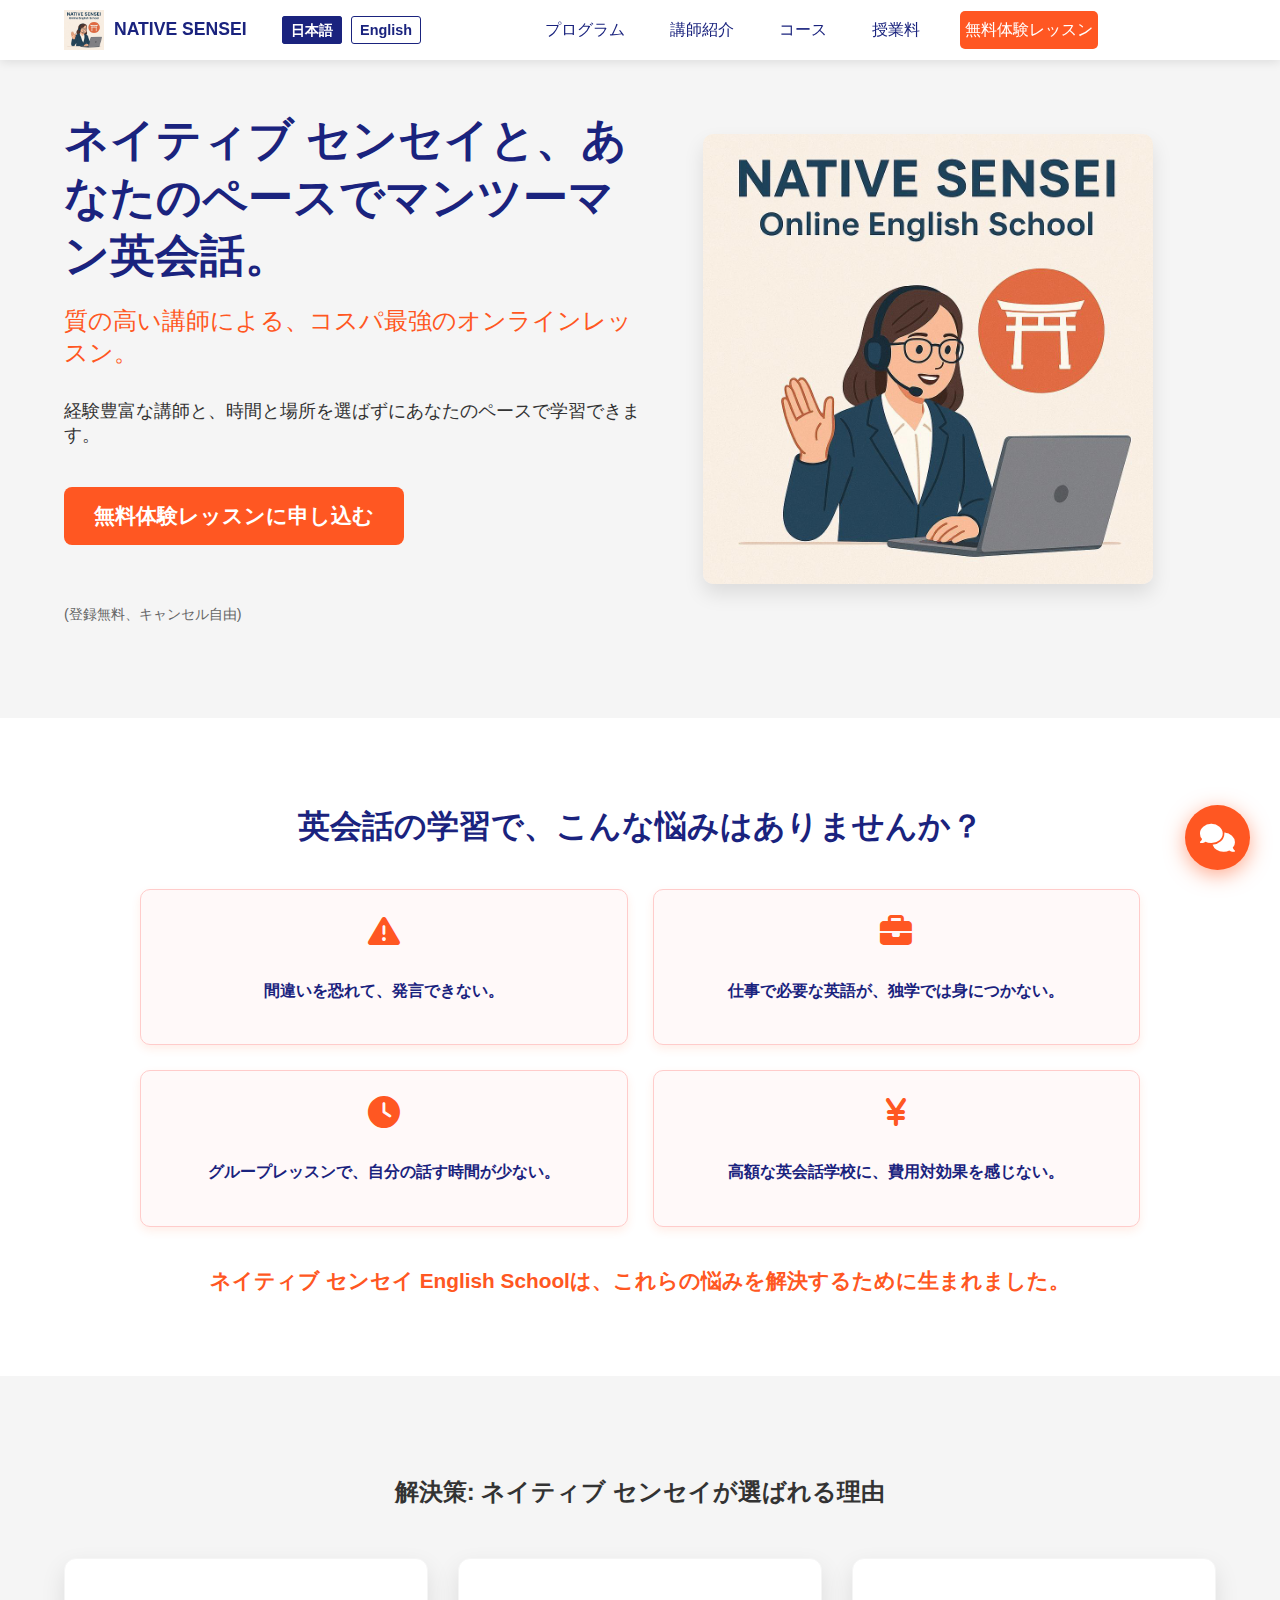
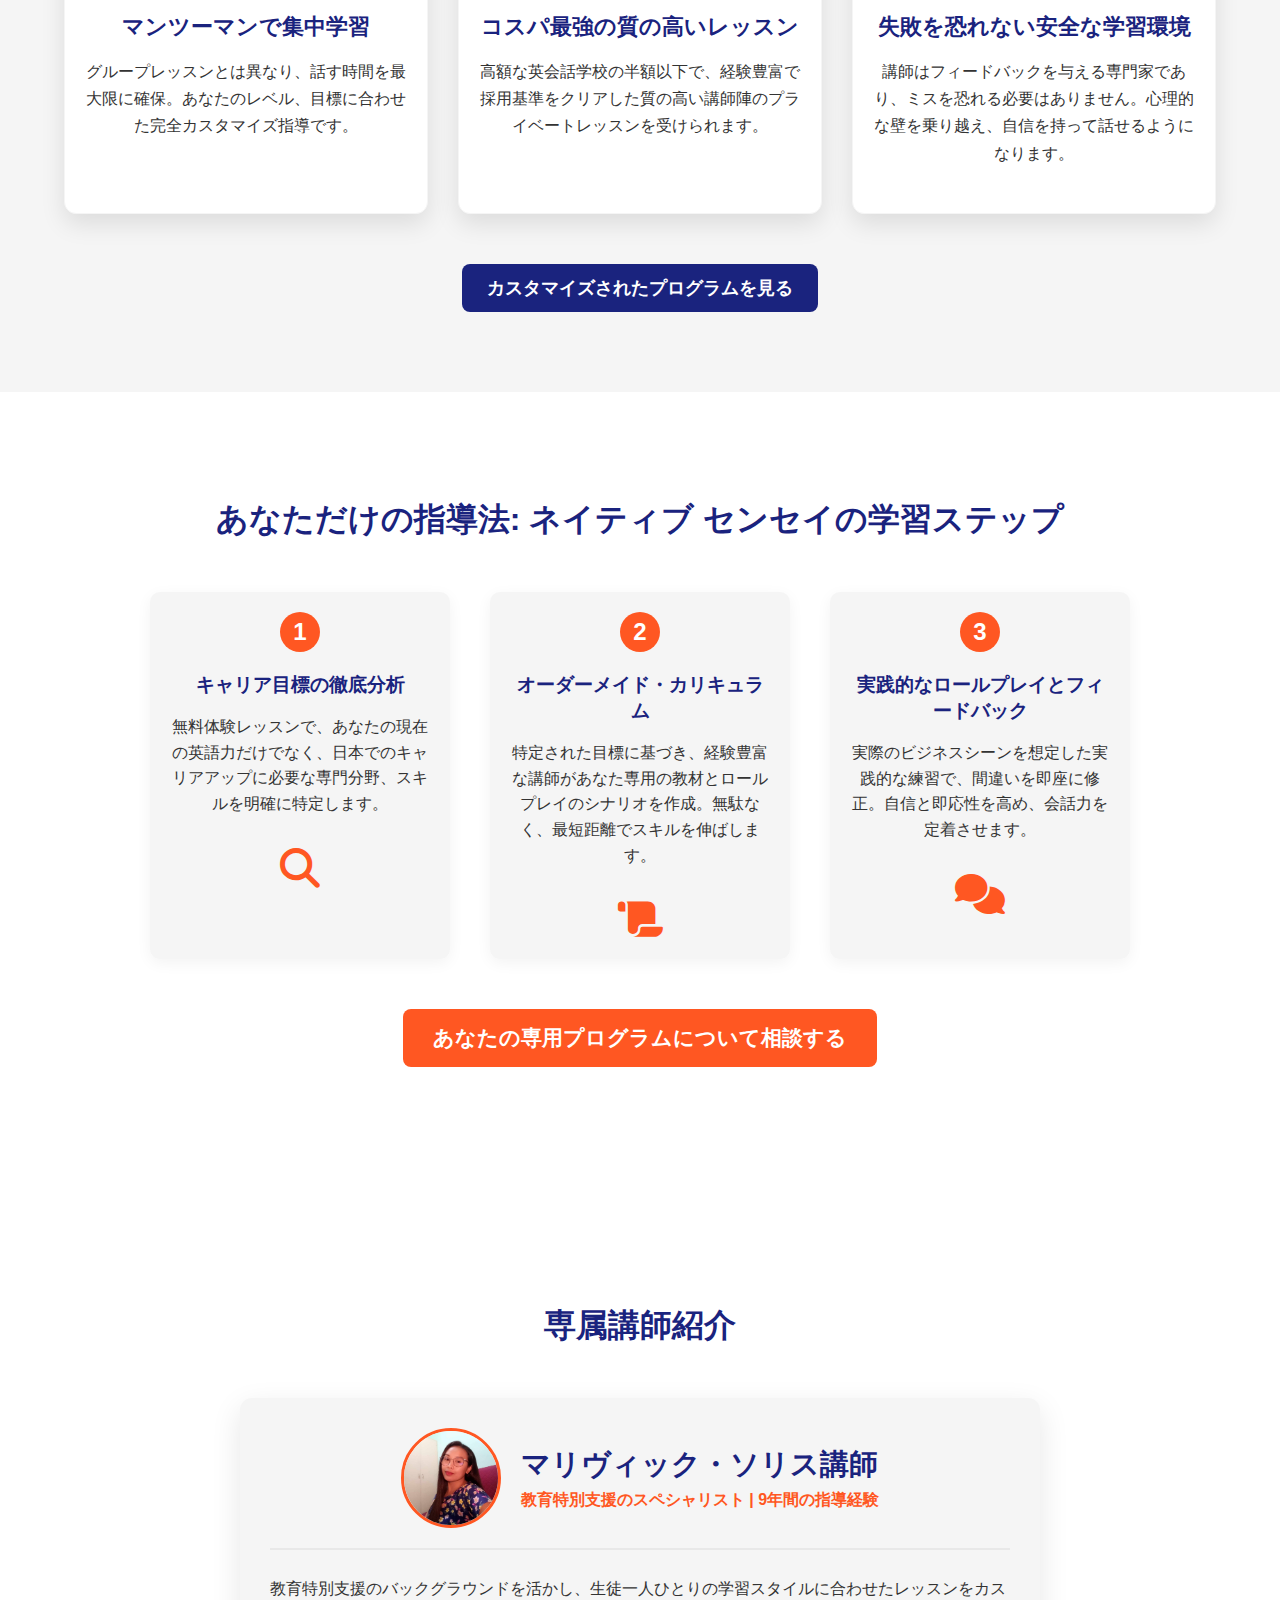
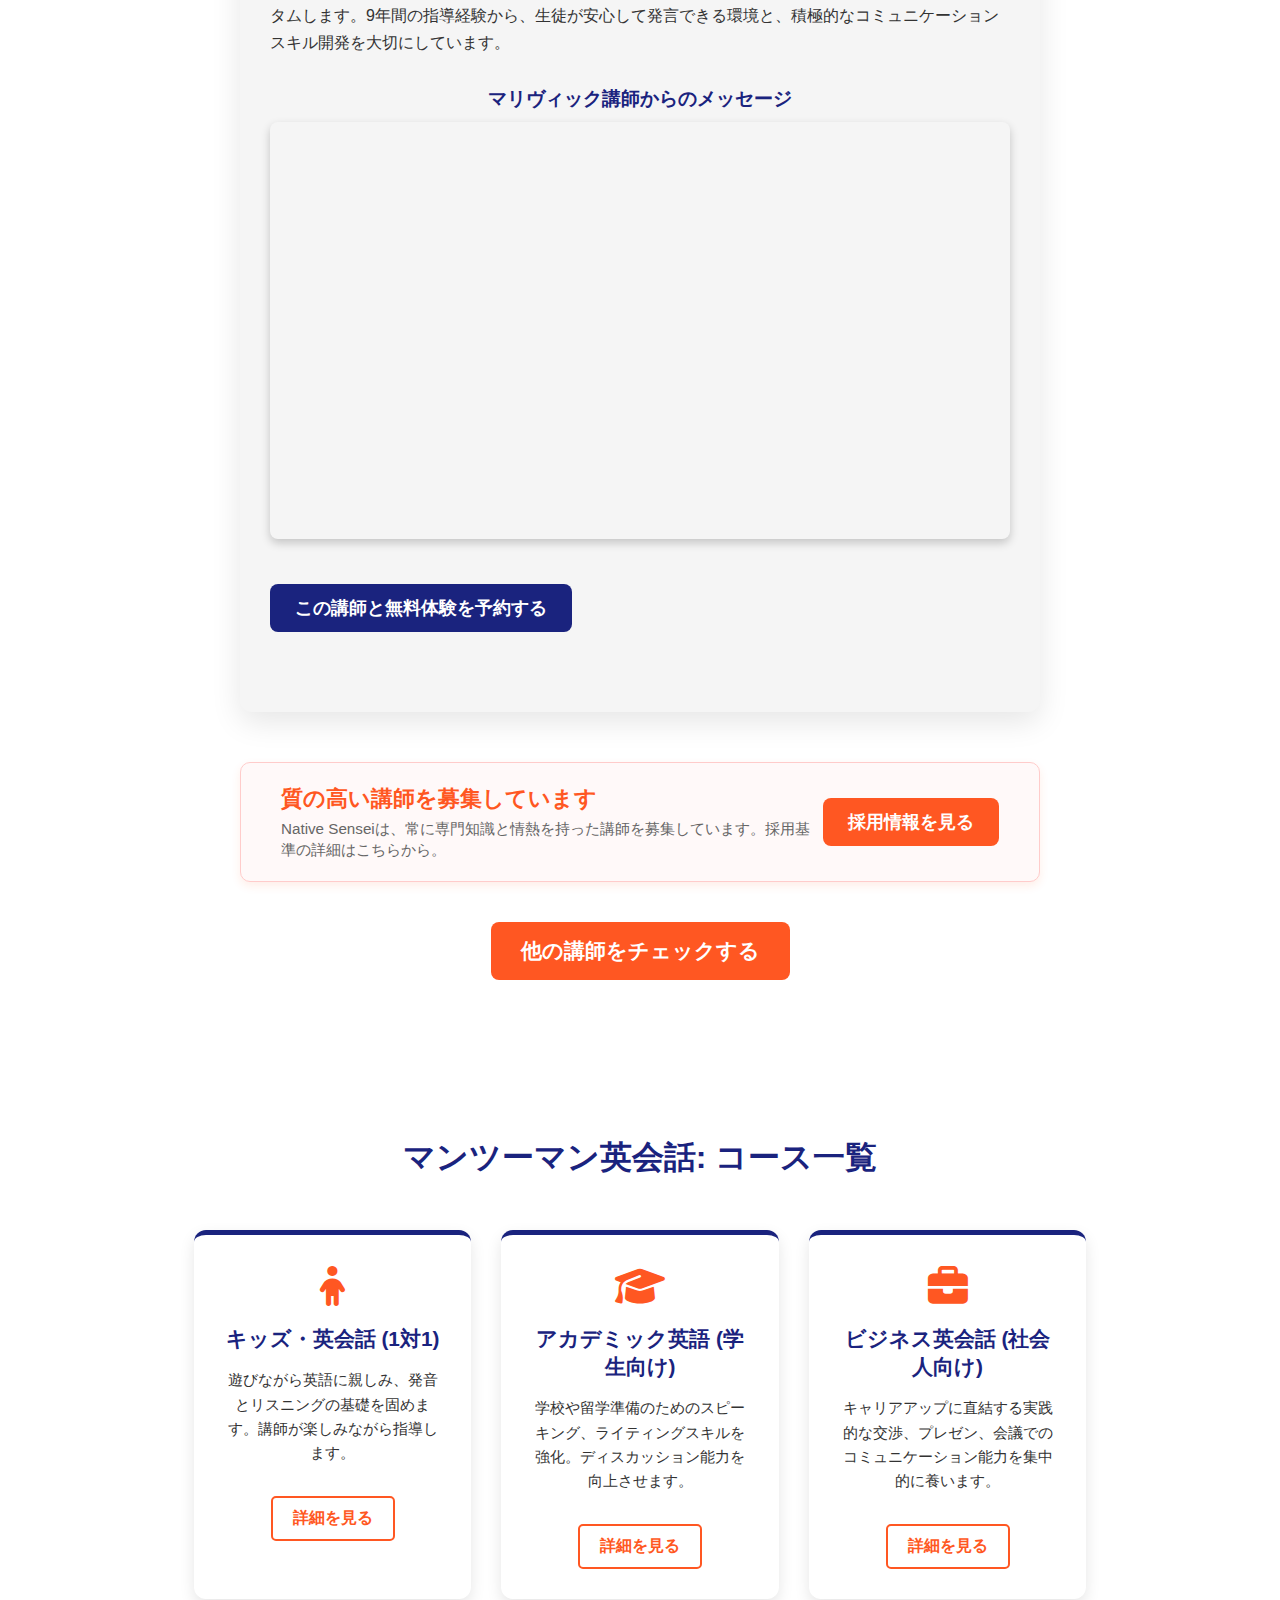
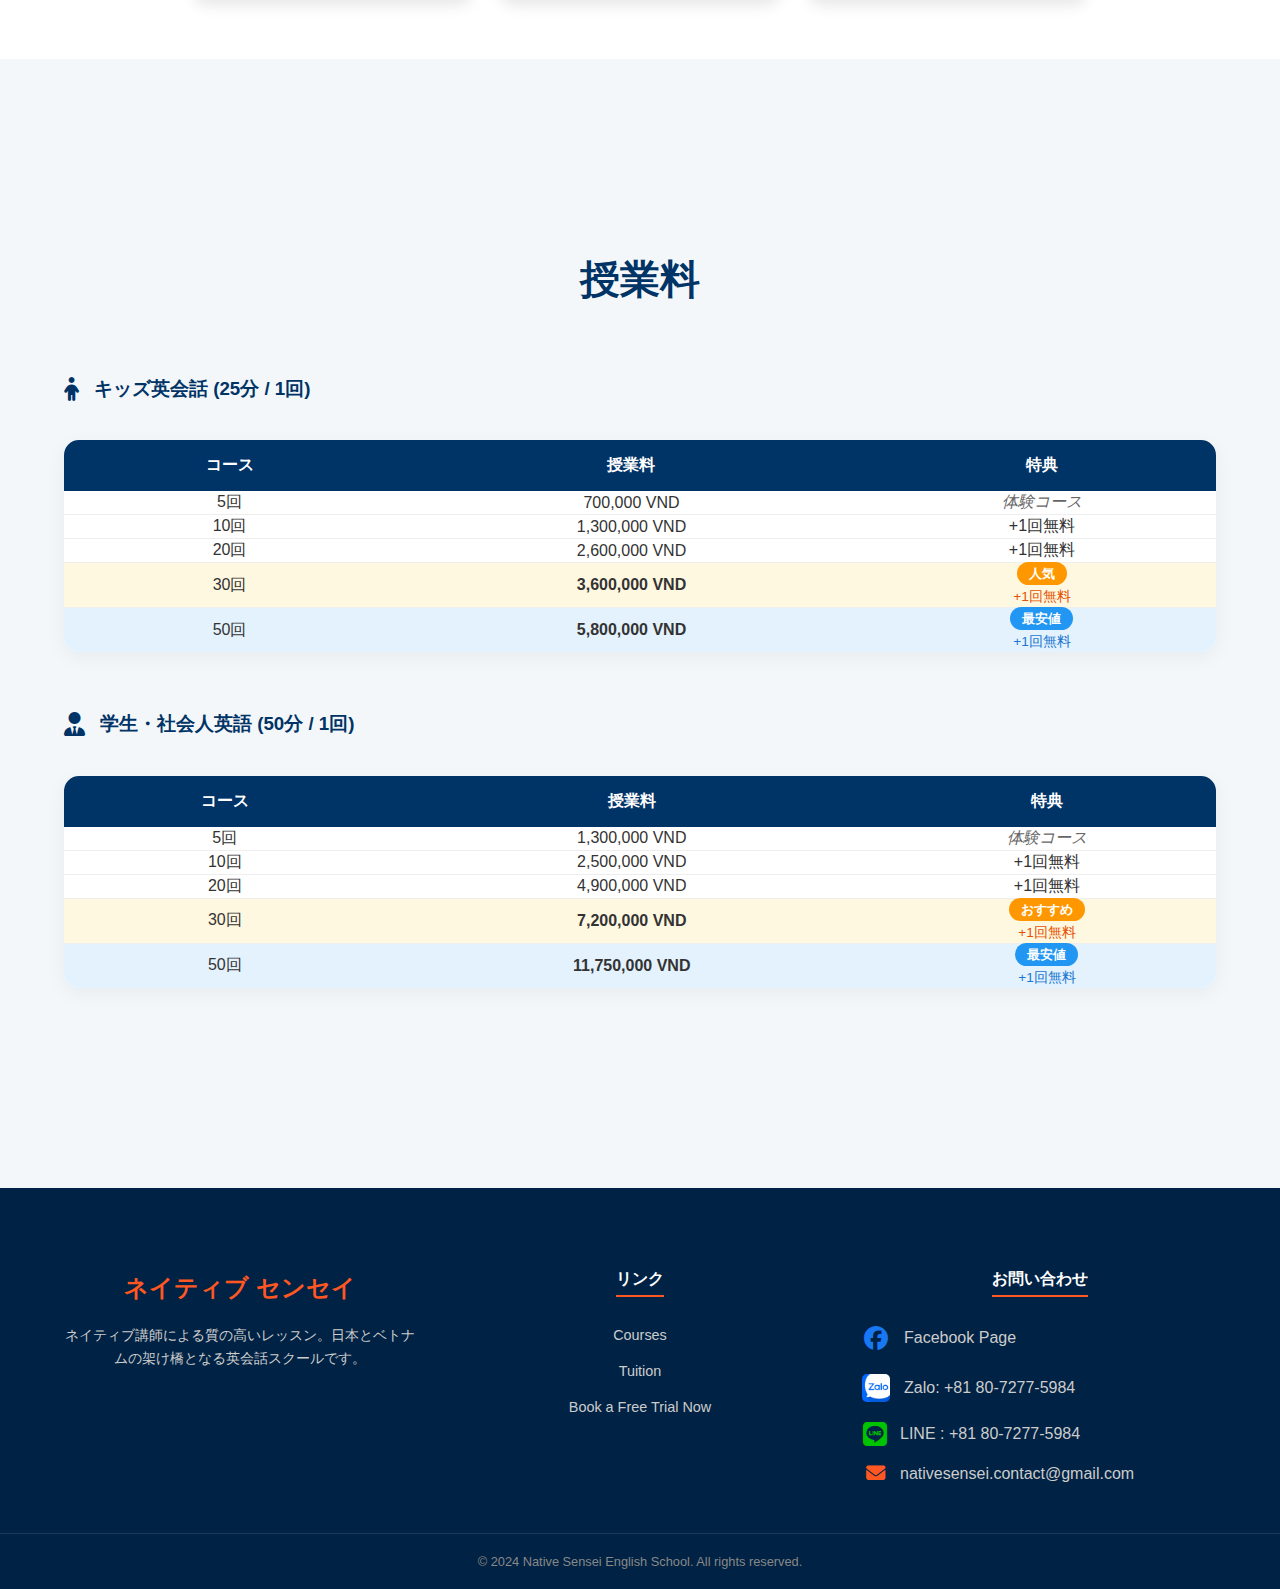
<file: index.html>
<!DOCTYPE html>
<html lang="ja">

<head>
    <meta charset="UTF-8">
    <meta name="viewport" content="width=device-width, initial-scale=1.0">
    <title data-ja="ネイティブ センセイ English School: コスパ最強のオンラインレッスン"
        data-en="Native Sensei English School: High-Quality Online Lessons">ネイティブ センセイ English School: コスパ最強のオンラインレッスン
    </title>
    <link rel="stylesheet" href="css/global.css">
    <link rel="stylesheet" href="https://cdnjs.cloudflare.com/ajax/libs/font-awesome/6.4.0/css/all.min.css">
    <link rel="icon" type="image/jfif" href="assets/Media.jfif">
    <link rel="apple-touch-icon" href="assets/Media.jfif">
    <script src="js/global.js"></script>
    <meta name="viewport" content="width=device-width, initial-scale=1.0">
</head>

<body>

    <header class="main-header">
        <div class="logo-container">
            <a href="/" class="home-link">
                <img src="assets/Media.jfif" alt="Logo" class="logo-img">
                <div class="brand-text">
                    <span class="brand-name">NATIVE SENSEI</span>
                </div>
            </a>
        </div>

        <div class="lang-switcher">
            <a href="#" class="lang-btn active" data-lang-code="ja" onclick="setLanguage('ja'); return false;">日本語</a>
            <a href="#" class="lang-btn" data-lang-code="en" onclick="setLanguage('en'); return false;">English</a>
        </div>

        <button class="mobile-toggle-btn" onclick="toggleMobileMenu()">
            <i class="fas fa-bars"></i>
        </button>

        <nav class="main-nav" id="mainNav">
            <a href="#program" data-ja="プログラム" data-en="Program">Program</a>
            <a href="#teachers" data-ja="講師紹介" data-en="Teachers">Teachers</a>
            <a href="#courses" class="course-btn-mobile" data-ja="コース" data-en="Courses">Courses</a>
            <div class="nav-dropdown">
                <a href="#courses" class="dropbtn" data-ja="コース" data-en="Courses">Courses <i class="fas fa-caret-down"></i></a>
                <div class="dropdown-content">
                    <a href="pages/kids.html" data-ja="子供向け (1対1)" data-en="Kids (1-on-1)">Kids (1-on-1)</a>
                    <a href="pages/students.html" data-ja="学生向け (1対1)" data-en="Students (1-on-1)">Students (1-on-1)</a>
                    <a href="pages/business.html" data-ja="社会人向け (1対1)" data-en="Professionals (1-on-1)">Professionals (1-on-1)</a>
                </div>
            </div>
            <a href="#pricing" data-ja="授業料" data-en="Tuition Fees">Tuition</a>
            <a href="pages/contact.html" data-ja="無料体験レッスン" data-en="Book a Free Trial" class="nav-cta-btn">Book a Free Trial</a>
        </nav>
    </header>

    <section class="hero-section" id="hero">
        <div class="hero-content">

            <h1 class="hero-title" data-ja="ネイティブ センセイと、あなたのペースでマンツーマン英会話。"
                data-en="Learn 1-on-1 English at Your Own Pace with Native Sensei.">
                ネイティブ センセイと、あなたのペースでマンツーマン英会話。
            </h1>

            <h2 class="hero-slogan" data-ja="質の高い講師による、コスパ最強のオンラインレッスン。"
                data-en="High-Quality Online Lessons with the Best Cost Performance.">
                質の高いネイティブ講師による、コスパ最強のオンラインレッスン。
            </h2>

            <p class="hero-benefits" data-ja="経験豊富な講師と、時間と場所を選ばずにあなたのペースで学習できます。"
                data-en="Learn at your own pace, anytime, anywhere, with our experienced and Native Teacher.">
                経験豊富な講師と、時間と場所を選ばずにあなたのペースで学習できます。
            </p>
        <!-- </div>
        <div> -->
            <a href="pages/contact.html" class="main-cta-btn" data-ja="無料体験レッスンに申し込む"
                data-en="Book Your FREE Trial Lesson Now!">
                無料体験レッスンに申し込む
            </a>

            <p class="cta-note" data-ja="(登録無料、キャンセル自由)" data-en="(Free registration, no commitment)">
                (登録無料、キャンセル自由)
            </p>
        </div>
        <div class="hero-image-placeholder">
            <img src="assets/Media.jfif" alt="Online English Teacher" class="main-hero-img">
        </div>
    </section>

    <section class="problem-section" id="problem">
        <h2 data-ja="英会話の学習で、こんな悩みはありませんか？" data-en="Are you facing these common English learning problems?">
            英会話の学習で、こんな悩みはありませんか？
        </h2>

        <div class="problem-list">
            <div class="problem-item">
                <i class="fas fa-exclamation-triangle icon-problem"></i>
                <p data-ja="間違いを恐れて、発言できない。" data-en="Fear of Mistakes: Cannot speak due to fear of making errors.">
                    間違いを恐れて、発言できない。
                </p>
            </div>

            <div class="problem-item">
                <i class="fas fa-briefcase icon-problem"></i>
                <p data-ja="仕事で必要な英語が、独学では身につかない。"
                    data-en="Career Barrier: Cannot acquire necessary business English through self-study alone.">
                    仕事で必要な英語が、独学では身につかない。
                </p>
            </div>

            <div class="problem-item">
                <i class="fas fa-clock icon-problem"></i>
                <p data-ja="グループレッスンで、自分の話す時間が少ない。"
                    data-en="Ineffectiveness: Limited speaking time in large group lessons.">
                    グループレッスンで、自分の話す時間が少ない。
                </p>
            </div>

            <div class="problem-item">
                <i class="fas fa-yen-sign icon-problem"></i>
                <p data-ja="高額な英会話学校に、費用対効果を感じない。"
                    data-en="High Cost: Feel the cost-effectiveness is poor in expensive English schools.">
                    高額な英会話学校に、費用対効果を感じない。
                </p>
            </div>
        </div>

        <p class="problem-transition" data-ja="ネイティブ センセイ English Schoolは、これらの悩みを解決するために生まれました。"
            data-en="Native Sensei English School was created to solve these exact problems.">
            ネイティブ センセイ English Schoolは、これらの悩みを解決するために生まれました。
        </p>
    </section>

    <section class="solution-section" id="solution">
        <h2 data-ja="解決策: ネイティブ センセイが選ばれる理由" data-en="Our Solution: Why Choose Native Sensei?">
            解決策: ネイティブ センセイが選ばれる理由
        </h2>

        <div class="solution-grid">

            <div class="solution-item">
                <h3 data-ja="マンツーマンで集中学習" data-en="Focused 1-on-1 Learning">
                    <i class="fas fa-book-reader icon-solution"></i> マンツーマンで集中学習
                </h3>
                <p data-ja="グループレッスンとは異なり、話す時間を最大限に確保。あなたのレベル、目標に合わせた完全カスタマイズ指導です。"
                    data-en="Unlike group lessons, we maximize your speaking time. Fully customized guidance tailored to your level and career goals.">
                    グループレッスンとは異なり、話す時間を最大限に確保。あなたのレベル、目標に合わせた完全カスタマイズ指導です。
                </p>
            </div>

            <div class="solution-item">
                <h3 data-ja="コスパ最強の質の高いレッスン" data-en="Best Cost Performance & High Quality">
                    <i class="fas fa-wallet icon-solution"></i> コスパ最強の質の高いレッスン
                </h3>
                <p data-ja="高額な英会話学校の半額以下で、経験豊富で採用基準をクリアした質の高い講師陣のプライベートレッスンを受けられます。"
                    data-en="Receive high-quality private lessons from experienced, strictly vetted instructors for less than half the price of traditional schools.">
                    高額な英会話学校の半額以下で、経験豊富で採用基準をクリアした質の高い講師陣のプライベートレッスンを受けられます。
                </p>
            </div>

            <div class="solution-item">
                <h3 data-ja="失敗を恐れない安全な学習環境" data-en="Safe Environment to Build Confidence">
                    <i class="fas fa-lock icon-solution"></i> 失敗を恐れない安全な学習環境
                </h3>
                <p data-ja="講師はフィードバックを与える専門家であり、ミスを恐れる必要はありません。心理的な壁を乗り越え、自信を持って話せるようになります。"
                    data-en="Our Sensei are experts in giving feedback. Overcome the psychological barrier and start speaking English with confidence without fear of judgment.">
                    講師はフィードバックを与える専門家であり、ミスを恐れる必要はありません。心理的な壁を乗り越え、自信を持って話せるようになります。
                </p>
            </div>

        </div>

        <a href="#program" class="secondary-cta-btn" data-ja="カスタマイズされたプログラムを見る" data-en="See Our Customized Programs">
            カスタマイズされたプログラムを見る
        </a>
    </section>

    <section class="program-section" id="program">
        <h2 data-ja="あなただけの指導法: ネイティブ センセイの学習ステップ" data-en="Your Personalized Method: Native Sensei's Learning Steps">
            あなただけの指導法: ネイティブ センセイの学習ステップ
        </h2>

        <div class="steps-grid">

            <div class="step-item">
                <div class="step-number">1</div>
                <h3 data-ja="キャリア目標の徹底分析" data-en="Analyze Your Career Goals">キャリア目標の徹底分析</h3>
                <p data-ja="無料体験レッスンで、あなたの現在の英語力だけでなく、日本でのキャリアアップに必要な専門分野、スキルを明確に特定します。"
                    data-en="In your free trial, we identify not only your current English level but also the specific business skills required for career advancement.">
                    無料体験レッスンで、あなたの現在の英語力だけでなく、キャリアアップに必要な専門分野、スキルを明確に特定します。
                </p>
                <i class="fas fa-search step-icon"></i>
            </div>

            <div class="step-item">
                <div class="step-number">2</div>
                <h3 data-ja="オーダーメイド・カリキュラム" data-en="Customized Curriculum Design">オーダーメイド・カリキュラム</h3>
                <p data-ja="特定された目標に基づき、経験豊富な講師があなた専用の教材とロールプレイのシナリオを作成。無駄なく、最短距離でスキルを伸ばします。"
                    data-en="Based on identified goals, your experienced Sensei creates a personalized syllabus and role-play scenarios. This ensures zero waste and fastest skill growth.">
                    特定された目標に基づき、経験豊富な講師があなた専用の教材とロールプレイのシナριοを作成。無駄なく、最短距離でスキルを伸ばします。
                </p>
                <i class="fas fa-scroll step-icon"></i>
            </div>

            <div class="step-item">
                <div class="step-number">3</div>
                <h3 data-ja="実践的なロールプレイとフィードバック" data-en="Practical Role-Play & Continuous Feedback">実践的なロールプレイとフィードバック
                </h3>
                <p data-ja="実際のビジネスシーンを想定した実践的な練習で、間違いを即座に修正。自信と即応性を高め、会話力を定着させます。"
                    data-en="Practice using realistic business scenarios, receive instant correction, and gain confidence and responsiveness needed for real-life conversations.">
                    実際のビジネスシーンを想定した実践的な練習で、間違いを即座に修正。自信と即応性を高め、会話力を定着させます。
                </p>
                <i class="fas fa-comments step-icon"></i>
            </div>

        </div>

        <a href="pages/contact.html" class="main-cta-btn" data-ja="あなたの専用プログラムについて相談する"
            data-en="Consult About Your Personalized Program">
            あなたの専用プログラムについて相談する
        </a>
    </section>

    <section class="teachers-section" id="teachers">
        <h2 data-ja="専属講師紹介" data-en="Meet Your Dedicated Sensei">専属講師紹介</h2>

        <div class="teacher-combined-card">

            <div class="teacher-card-header">
                <img src="assets/teacher_marivic.jpg" alt="Miss Marivic Solis" class="teacher-photo-small">
                <div class="teacher-header-text">
                    <h3 data-ja="マリヴィック・ソリス講師" data-en="Miss Marivic Solis">Miss Marivic Solis</h3>
                    <p class="teacher-headline-full">
                        <span data-ja="教育特別支援のスペシャリスト | 9年間の指導経験"
                            data-en="Special Education Background | 9 years teaching experience">
                            Special Education Background | 9 years teaching experience
                        </span>
                    </p>
                </div>
            </div>

            <div class="teacher-card-body">

                <p class="teacher-bio-full"
                    data-ja="教育特別支援のバックグラウンドを活かし、生徒一人ひとりの学習スタイルに合わせたレッスンをカスタムします。9年間の指導経験から、生徒が安心して発言できる環境と、積極的なコミュニケーションスキル開発を大切にしています。"
                    data-en="With 9 years of experience teaching Vietnamese learners and a background in Special Education, Miss Marivic excels at customizing lessons based on individual learning preferences. She prioritizes building strong connections and fostering effective communication skills.">
                    教育特別支援のバックグラウンドを活かし、生徒一人ひとりの学習スタイルに合わせたレッスンをカスタムします。9年間の指導経験から、生徒が安心して発言できる環境と、積極的なコミュニケーションスキル開発を大切にしています。
                </p>

                <div class="teacher-video-embed-in-card">
                    <h4 data-ja="マリヴィック講師からのメッセージ" data-en="A Message from Miss Marivic">A Message from Miss Marivic
                    </h4>
                    <div class="video-responsive">
                        <iframe src="https://www.youtube.com/embed/DyLPhqrVt6E" frameborder="0"
                            allow="accelerometer; encrypted-media; gyroscope; picture-in-picture" allowfullscreen>
                        </iframe>
                    </div>
                </div>

                <a href="pages/contact.html" class="main-cta-btn is-contact-in-card" data-ja="この講師と無料体験を予約する"
                    data-en="Book a FREE Trial with Miss Marivic">
                    <i class="fas fa-calendar-check"></i> この講師と無料体験を予約する
                </a>
            </div>
        </div>

        <div class="recruitment-banner">
            <div class="recruitment-text">
                <h3 data-ja="質の高い講師を募集しています" data-en="We are looking for High-Quality Sensei">質の高い講師を募集しています</h3>
                <p data-ja="Native Senseiは、常に専門知識と情熱を持った講師を募集しています。採用基準の詳細はこちらから。"
                    data-en="Native Sensei is continually recruiting professional and passionate instructors. Find out more about our requirements here.">
                    Native Senseiは、常に専門知識と情熱を持った講師を募集しています。採用基準の詳細はこちらから。
                </p>
            </div>
            <a href="mailto:nativesensei.contact@gmail.com" class="secondary-cta-btn is-recruiting-cta"
                data-ja="採用情報を見る" data-en="View Recruitment">
                <i class="fas fa-arrow-right"></i> 採用情報を見る
            </a>
        </div>

        <a href="#Teachers" class="main-cta-btn" data-ja="他の講師をチェックする" data-en="Check Other Teachers">
            他の講師をチェックする
        </a>
    </section>

    <section class="courses-section" id="courses">
        <h2 class="course-grid" data-ja="マンツーマン英会話: コース一覧" data-en="Our 1-on-1 English Course Catalog">
            Our 1-on-1 English Course Catalog
        </h2>

        <div class="course-grid">
            
            <div class="course-card" onclick="location.href='pages/kids.html';" style="cursor: pointer;">
                <div class="course-icon"><i class="fas fa-child"></i></div>
                <h3 data-ja="キッズ・英会話 (1対1)" data-en="Kids English &#10;(1-on-1)">Kids English (1-on-1)</h3>
                <p data-ja="遊びながら英語に親しみ、発音とリスニングの基礎を固めます。講師が楽しみながら指導します。"
                    data-en="Fun-based lessons to build confidence, establish fundamental pronunciation, and build listening comprehension for young learners.">
                    Fun-based lessons to build confidence, establish fundamental pronunciation, and build listening
                    comprehension for young learners.
                </p>
                <a href="pages/kids.html" class="course-cta" data-ja="詳細を見る" data-en="Learn More">Learn More</a>
            </div>

            <div class="course-card" onclick="location.href='pages/students.html';" style="cursor: pointer;">
                <div class="course-icon"><i class="fas fa-graduation-cap"></i></div>
                <h3 data-ja="アカデミック英語 (学生向け)" data-en="Academic English (Students)">Academic English (Students)</h3>
                <p data-ja="学校や留学準備のためのスピーキング、ライティングスキルを強化。ディスカッション能力を向上させます。"
                    data-en="Strengthen speaking and writing skills necessary for school or study abroad preparation. Focus on complex grammar and academic discussion skills.">
                    Strengthen speaking and writing skills necessary for school or study abroad preparation. Focus on
                    complex grammar and academic discussion skills.
                </p>
                <a href="pages/students.html" class="course-cta" data-ja="詳細を見る" data-en="Learn More">Learn More</a>
            </div>

            <div class="course-card" onclick="location.href='pages/business.html';" style="cursor: pointer;">
                <div class="course-icon"><i class="fas fa-briefcase"></i></div>
                <h3 data-ja="ビジネス英会話 (社会人向け)" data-en="Business English (Professionals)">Business English
                    (Professionals)</h3>
                <p data-ja="キャリアアップに直結する実践的な交渉、プレゼン、会議でのコミュニケーション能力を集中的に養います。"
                    data-en="Focus intensely on practical negotiation, presentation, and meeting communication skills that are directly applicable to career advancement.">
                    Focus intensely on practical negotiation, presentation, and meeting communication skills that are
                    directly applicable to career advancement.
                </p>
                <a href="pages/business.html" class="course-cta" data-ja="詳細を見る" data-en="Learn More">Learn More</a>
            </div>


        </div>
        <section id="pricing" class="pricing-container" style="background: #f4f7f9; padding: 80px 0;">
            <div class="container">
                <h2 style="text-align: center; margin-bottom: 50px; font-size: 2.5rem; color: #003366;" data-ja="授業料"
                    data-en="Tuition Fees">Học phí</h2>

                <div class="category-header"
                    style="display: flex; align-items: center; margin-bottom: 20px; color: #003366;">
                    <i class="fas fa-child" style="margin-right: 15px; font-size: 1.5rem;"></i>
                    <h3 data-ja="キッズ英会話 (25分 / 1回)" data-en="Kids English (25 min per class)">Lớp Kids (25 phút/buổi)
                    </h3>
                </div>
                <div class="pricing-table-wrapper"
                    style="overflow-x: auto; background: white; border-radius: 15px; box-shadow: 0 5px 20px rgba(0,0,0,0.05); margin-bottom: 40px;">
                    <table class="pricing-table"
                        style="width: 100%; border-collapse: collapse; min-width: 600px; text-align: center;">
                        <thead>
                            <tr style="background: #003366; color: white;">
                                <th style="padding: 15px;" data-ja="コース" data-en="Lessons">Số buổi</th>
                                <th style="padding: 15px;" data-ja="授業料" data-en="Total Fee">Học phí (VND)</th>
                                <th style="padding: 15px;" data-ja="特典" data-en="Offer">Ưu đãi</th>
                            </tr>
                        </thead>
                        <tbody>
                            <tr style="border-bottom: 1px solid #eee;">
                                <td data-ja="5回" data-en="5 Lessons">5 buổi</td>
                                <td>700,000 VND</td>
                                <td style="color: #666; font-style: italic;" data-ja="体験コース" data-en="Trial Package">Gói
                                    trải nghiệm</td>
                            </tr>
                            <tr style="border-bottom: 1px solid #eee;">
                                <td data-ja="10回" data-en="10 Lessons">10 buổi</td>
                                <td>1,300,000 VND</td>
                                <td data-ja="+1回無料" data-en="+1 Free Trial">1 buổi miễn phí</td>
                            </tr>
                            <tr style="border-bottom: 1px solid #eee;">
                                <td data-ja="20回" data-en="20 Lessons">20 buổi</td>
                                <td>2,600,000 VND</td>
                                <td data-ja="+1回無料" data-en="+1 Free Trial">1 buổi miễn phí</td>
                            </tr>
                            <tr style="background: #fff8e1; border-bottom: 1px solid #eee;">
                                <td data-ja="30回" data-en="30 Lessons"><strong>30 buổi</strong></td>
                                <td><strong>3,600,000 VND</strong></td>
                                <td>
                                    <span
                                        style="background: #ff9800; color: white; padding: 4px 12px; border-radius: 20px; font-size: 0.8rem; font-weight: bold;"
                                        data-ja="人気" data-en="Popular">PHỔ BIẾN</span>
                                    <div style="font-size: 0.85rem; margin-top: 5px; color: #e65100;" data-ja="+1回無料"
                                        data-en="+1 Free Trial">+1 buổi thử miễn phí</div>
                                </td>
                            </tr>
                            <tr style="background: #e3f2fd;">
                                <td data-ja="50回" data-en="50 Lessons"><strong>50 buổi</strong></td>
                                <td><strong>5,800,000 VND</strong></td>
                                <td>
                                    <span
                                        style="background: #2196f3; color: white; padding: 4px 12px; border-radius: 20px; font-size: 0.8rem; font-weight: bold;"
                                        data-ja="最安値" data-en="Best Value">GIÁ TỐT NHẤT</span>
                                    <div style="font-size: 0.85rem; margin-top: 5px; color: #1976d2;" data-ja="+1回無料"
                                        data-en="+1 Free Trial">+1 buổi thử miễn phí</div>
                                </td>
                            </tr>
                        </tbody>
                    </table>
                </div>

                <div class="category-header"
                    style="display: flex; align-items: center; margin-bottom: 20px; color: #003366;">
                    <i class="fas fa-user-tie" style="margin-right: 15px; font-size: 1.5rem;"></i>
                    <h3 data-ja="学生・社会人英語 (50分 / 1回)" data-en="Students & Business (50 min per class)">Lớp Sinh viên &
                        Doanh nghiệp (50 phút/buổi)</h3>
                </div>
                <div class="pricing-table-wrapper"
                    style="overflow-x: auto; background: white; border-radius: 15px; box-shadow: 0 5px 20px rgba(0,0,0,0.05); margin-bottom: 40px;">
                    <table class="pricing-table"
                        style="width: 100%; border-collapse: collapse; min-width: 600px; text-align: center;">
                        <thead>
                            <tr style="background: #003366; color: white;">
                                <th style="padding: 15px;" data-ja="コース" data-en="Lessons">Số buổi</th>
                                <th style="padding: 15px;" data-ja="授業料" data-en="Total Fee">Học phí (VND)</th>
                                <th style="padding: 15px;" data-ja="特典" data-en="Offer">Ưu đãi</th>
                            </tr>
                        </thead>
                        <tbody>
                            <tr style="border-bottom: 1px solid #eee;">
                                <td data-ja="5回" data-en="5 Lessons">5 buổi</td>
                                <td>1,300,000 VND</td>
                                <td style="color: #666; font-style: italic;" data-ja="体験コース" data-en="Trial Package">Gói
                                    trải nghiệm</td>
                            </tr>
                            <tr style="border-bottom: 1px solid #eee;">
                                <td data-ja="10回" data-en="10 Lessons">10 buổi</td>
                                <td>2,500,000 VND</td>
                                <td data-ja="+1回無料" data-en="+1 Free Trial">1 buổi miễn phí</td>
                            </tr>
                            <tr style="border-bottom: 1px solid #eee;">
                                <td data-ja="20回" data-en="20 Lessons">20 buổi</td>
                                <td>4,900,000 VND</td>
                                <td data-ja="+1回無料" data-en="+1 Free Trial">1 buổi miễn phí</td>
                            </tr>
                            <tr style="background: #fff8e1; border-bottom: 1px solid #eee;">
                                <td data-ja="30回" data-en="30 Lessons"><strong>30 buổi</strong></td>
                                <td><strong>7,200,000 VND</strong></td>
                                <td>
                                    <span
                                        style="background: #ff9800; color: white; padding: 4px 12px; border-radius: 20px; font-size: 0.8rem; font-weight: bold;"
                                        data-ja="おすすめ" data-en="Recommended">KHUYÊN DÙNG</span>
                                    <div style="font-size: 0.85rem; margin-top: 5px; color: #e65100;" data-ja="+1回無料"
                                        data-en="+1 Free Trial">+1 buổi thử miễn phí</div>
                                </td>
                            </tr>
                            <tr style="background: #e3f2fd;">
                                <td data-ja="50回" data-en="50 Lessons"><strong>50 buổi</strong></td>
                                <td><strong>11,750,000 VND</strong></td>
                                <td>
                                    <span
                                        style="background: #2196f3; color: white; padding: 4px 12px; border-radius: 20px; font-size: 0.8rem; font-weight: bold;"
                                        data-ja="最安値" data-en="Best Value">GIÁ TỐT NHẤT</span>
                                    <div style="font-size: 0.85rem; margin-top: 5px; color: #1976d2;" data-ja="+1回無料"
                                        data-en="+1 Free Trial">+1 buổi thử miễn phí</div>
                                </td>
                            </tr>
                        </tbody>
                    </table>
                </div>

            </div>
        </section>

        <footer class="main-footer"
            style="background: #002244; color: white; padding: 60px 0 20px; font-family: Arial, sans-serif;">
            <div class="container"
                style="display: flex; flex-wrap: wrap; justify-content: space-between; gap: 40px; max-width: 1200px; margin: 0 auto; padding: 0 20px;">

                <div style="flex: 1; min-width: 250px;">
                    <h3 style="color: #ff5722; margin-bottom: 20px; font-size: 1.5rem;" data-ja="ネイティブ センセイ"
                        data-en="NATIVE SENSEI">Native Sensei</h3>
                    <p style="font-size: 0.9rem; line-height: 1.6; color: #ccc;"
                        data-ja="ネイティブ講師による質の高いレッスン。日本とベトナムの架け橋となる英会話スクールです。"
                        data-en="High-quality lessons with professional native teachers. Connecting Japan and Vietnam.">
                        Trường ngoại ngữ kết nối Việt Nam - Nhật Bản. Đội ngũ giáo viên giàu kinh nghiệm, thấu hiểu nhu
                        cầu học viên.
                    </p>
                </div>

                <div style="flex: 1; min-width: 150px;">
                    <h4 style="margin-bottom: 20px; border-bottom: 2px solid #ff5722; display: inline-block; padding-bottom: 5px; color: white;"
                        data-ja="リンク" data-en="Quick Links">Liên kết</h4>
                    <ul style="list-style: none; padding: 0; margin: 0; font-size: 0.9rem; line-height: 2.5;">
                        <li><a href="index.html#program" style="color: #ccc; text-decoration: none;">Courses</a></li>
                        <li><a href="index.html#pricing" style="color: #ccc; text-decoration: none;">Tuition</a></li>
                        <li><a href="pages/contact.html" style="color: #ccc; text-decoration: none;">Book a Free Trial
                                Now</a></li>
                    </ul>
                </div>

                <div style="flex: 1; min-width: 280px;">
                    <h4 style="margin-bottom: 20px; border-bottom: 2px solid #ff5722; display: inline-block; padding-bottom: 5px; color: white;"
                        data-ja="お問い合わせ" data-en="Connect with Us">Kết nối</h4>

                    <div style="display: flex; flex-direction: column; gap: 18px; margin-top: 5px;">

                        <a href="https://www.facebook.com/profile.php?id=61583662568044" target="_blank"
                            style="color: #ccc; text-decoration: none; display: flex; align-items: center;">
                            <div
                                style="width: 32px; height: 32px; display: flex; align-items: center; justify-content: center;">
                                <i class="fab fa-facebook" style="color: #1877f2; font-size: 1.5rem;"></i>
                            </div>
                            <span style="margin-left: 12px;">Facebook Page</span>
                        </a>

                        <a href="https://zalo.me/818072775984" target="_blank"
                            style="color: #ccc; text-decoration: none; display: flex; align-items: center;">
                            <div
                                style="width: 32px; height: 32px; display: flex; align-items: center; justify-content: center;">
                                <img src="assets/image_d7b43c.png" alt="Zalo"
                                    style="width: 28px; height: 28px; border-radius: 5px; object-fit: cover;">
                            </div>
                            <span style="margin-left: 12px;">Zalo: +81 80-7277-5984</span>
                        </a>

                        <a href="https://line.me/ti/p/hohuyhoang3737" target="_blank"
                            style="color: #ccc; text-decoration: none; display: flex; align-items: center; transition: 0.3s;">
                            <div style="width: 30px; display: flex; justify-content: center;">
                                <i class="fab fa-line" style="color: #00c300; font-size: 1.5rem;"></i>
                            </div>
                            <span style="margin-left: 10px;">LINE : +81 80-7277-5984</span>
                        </a>

                        <a href="mailto:nativesensei.contact@gmail.com"
                            style="color: #ccc; text-decoration: none; display: flex; align-items: center; transition: 0.3s;">
                            <div style="width: 30px; display: flex; justify-content: center;">
                                <i class="fas fa-envelope" style="color: #ff5722; font-size: 1.2rem;"></i>
                            </div>
                            <span style="margin-left: 10px;">nativesensei.contact@gmail.com</span>
                        </a>
                    </div>
                </div>
            </div>

            <div
                style="text-align: center; margin-top: 50px; padding: 20px 20px 0; border-top: 1px solid rgba(255,255,255,0.1); font-size: 0.8rem; color: #888;">
                <p style="margin: 0;">© 2024 Native Sensei English School. All rights reserved.</p>
            </div>
        </footer>


        <div id="contact-action-sheet"
            style="position: fixed; bottom: 30px; right: 30px; z-index: 99999; font-family: Arial, sans-serif;">

            <div id="options-sheet"
                style="display: none; position: absolute; bottom: 80px; right: 0; background: white; border-radius: 20px; box-shadow: 0 10px 40px rgba(0,0,0,0.2); width: 260px; overflow: hidden; border: 1px solid #eee; animation: slideUp 0.3s ease;">
                <div style="padding: 15px; background: #003366; color: white; text-align: center;">
                    <strong style="display: block; font-size: 1rem;" data-ja="ネイティブ センセイ" data-en="Native Sensei">Native
                        Sensei</strong>
                    <span style="font-size: 0.8rem; opacity: 0.9;" data-ja="お問い合わせ" data-en="Contact Us">Liên hệ tư vấn
                        trực tiếp</span>
                </div>

                <a href="https://m.me/61583662568044" target="_blank"
                    style="display: flex; align-items: center; padding: 15px; color: #333; text-decoration: none; border-bottom: 1px solid #f5f5f5; transition: 0.3s;">
                    <div style="width: 30px; display: flex; justify-content: center;">
                        <i class="fab fa-facebook-messenger" style="color: #0084ff; font-size: 1.5rem;"></i>
                    </div>
                    <span style="font-weight: 500; margin-left: 10px;">Messenger</span>
                </a>

                <a href="https://zalo.me/818072775984" target="_blank"
                    style="display: flex; align-items: center; padding: 15px; color: #333; text-decoration: none; border-bottom: 1px solid #f5f5f5; transition: 0.3s;">
                    <div style="width: 30px; display: flex; justify-content: center;">
                        <i class="fas fa-comment-dots" style="color: #0068ff; font-size: 1.4rem;"></i>
                    </div>
                    <span style="font-weight: 500; margin-left: 10px;">Zalo (+81)</span>
                </a>

                <a href="https://line.me/ti/p/hohuyhoang3737" target="_blank"
                    style="display: flex; align-items: center; padding: 15px; color: #333; text-decoration: none; transition: 0.3s;">
                    <div style="width: 30px; display: flex; justify-content: center;">
                        <i class="fab fa-line" style="color: #00c300; font-size: 1.6rem;"></i>
                    </div>
                    <span style="font-weight: 500; margin-left: 10px;">LINE ID</span>
                </a>
            </div>

            <button onclick="toggleActionSheet()" id="main-contact-btn"
                style="background: #ff5722; color: white; border: none; width: 65px; height: 65px; border-radius: 50%; box-shadow: 0 5px 20px rgba(255,87,34,0.5); cursor: pointer; display: flex; align-items: center; justify-content: center; outline: none; transition: 0.3s;">
                <i id="contact-icon" class="fas fa-comments" style="font-size: 28px;"></i>
            </button>
        </div>

        <style>
            /* Hiệu ứng trượt bảng từ dưới lên */
            @keyframes slideUp {
                from {
                    opacity: 0;
                    transform: translateY(20px);
                }

                to {
                    opacity: 1;
                    transform: translateY(0);
                }
            }

            #options-sheet a:hover {
                background-color: #f8f9fa;
            }
        </style>

        <script>
            function toggleActionSheet() {
                var sheet = document.getElementById('options-sheet');
                var icon = document.getElementById('contact-icon');
                var btn = document.getElementById('main-contact-btn');

                if (sheet.style.display === 'none' || sheet.style.display === '') {
                    sheet.style.display = 'block';
                    icon.className = 'fas fa-times'; // Chuyển thành dấu X khi mở
                    btn.style.background = '#333';   // Chuyển màu nút sang xám/đen khi mở
                } else {
                    sheet.style.display = 'none';
                    icon.className = 'fas fa-comments'; // Quay lại icon cũ
                    btn.style.background = '#ff5722';   // Quay lại màu cam
                }
            }
        </script>
</body>

</html>
</file>
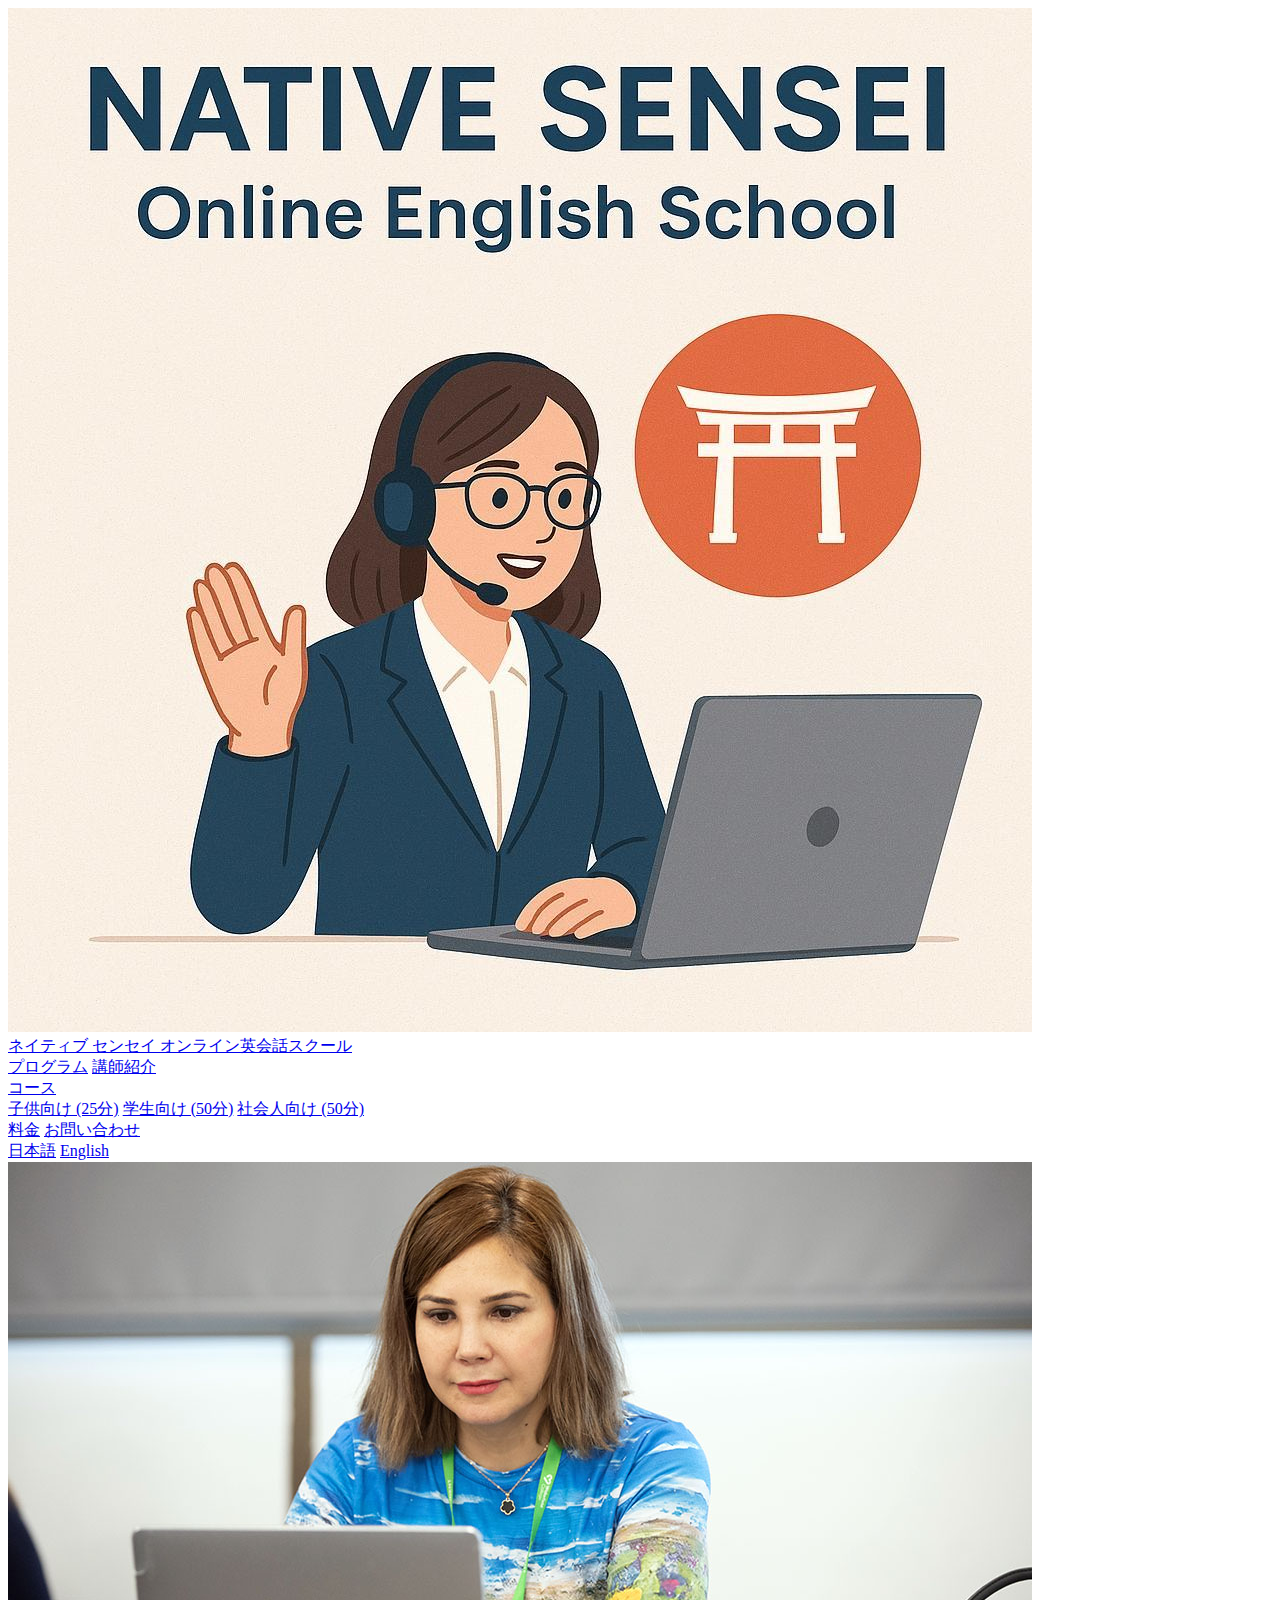
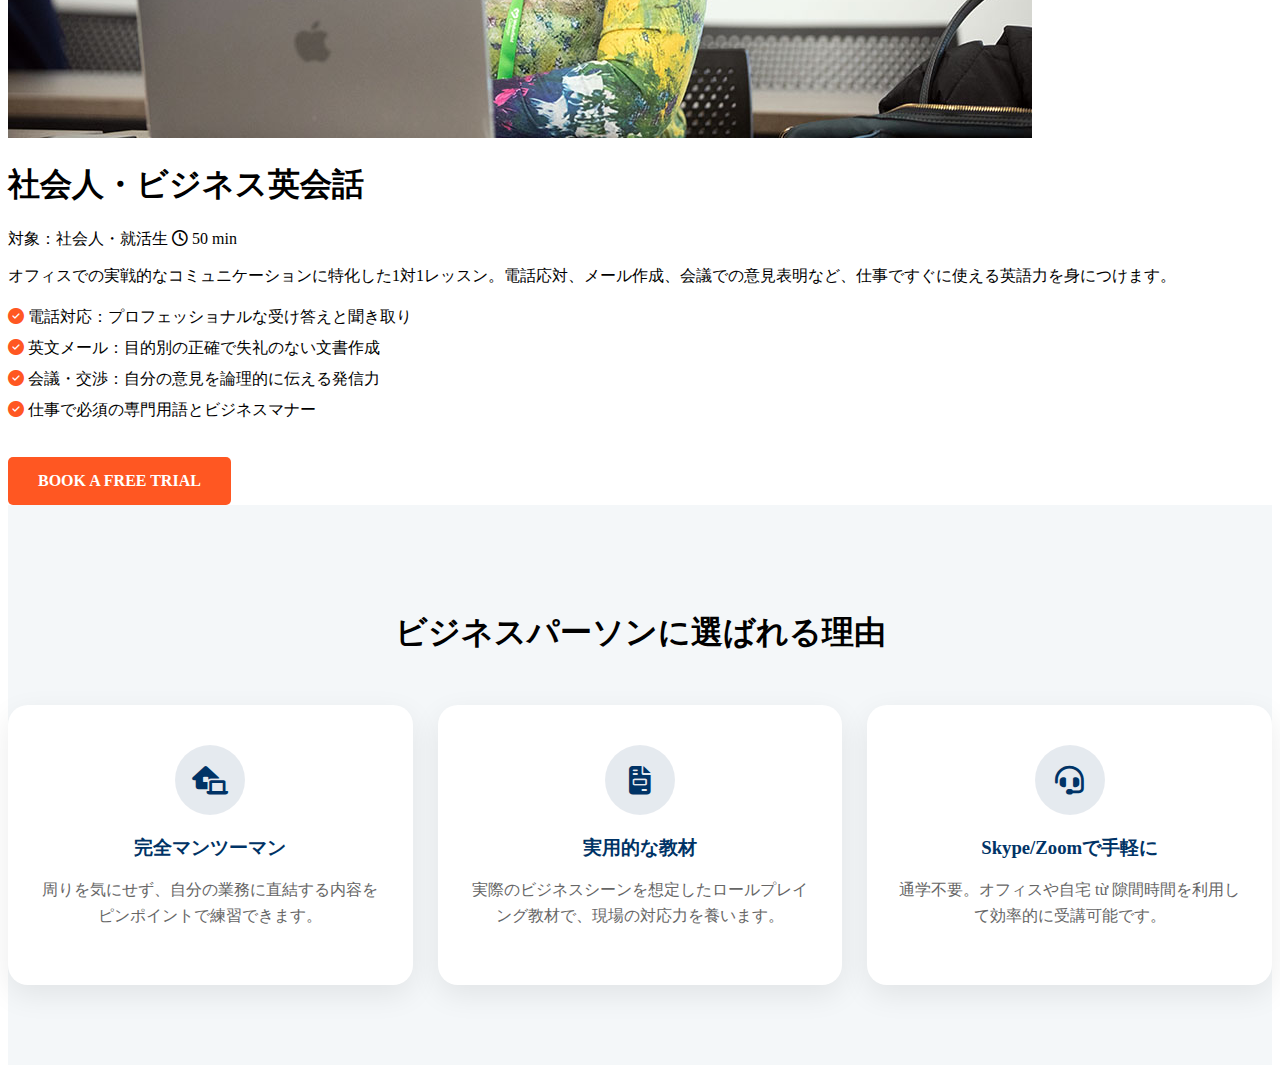
<file: business.html>
<!DOCTYPE html>
<html lang="ja">
<head>
    <meta charset="UTF-8">
    <meta name="viewport" content="width=device-width, initial-scale=1.0">
    <title data-ja="ビジネス英会話 - ネイティブ センセイ" data-en="Business English - Native Sensei">Business English</title>
    <link rel="stylesheet" href="styles.css">
    <link rel="stylesheet" href="https://cdnjs.cloudflare.com/ajax/libs/font-awesome/6.4.0/css/all.min.css">
    <script src="script.js"></script>
</head>
<body>
    <header class="main-header">
        <div class="logo-container">
            <a href="index.html" class="home-link">
               <img src="Media.jfif" alt="Logo" class="logo-img">
                <div class="brand-text">
                    <span class="brand-name" data-ja="ネイティブ センセイ" data-en="NATIVE SENSEI">ネイティブ センセイ</span>
                    <span class="sub-brand" data-ja="オンライン英会話スクール" data-en="Online English School">Online English School</span>
                </div>
            </a>
        </div>
        <nav class="main-nav">
            <a href="index.html#program" data-ja="プログラム" data-en="Program">Program</a>
            <a href="index.html#teachers" data-ja="講師紹介" data-en="Teachers">Teachers</a>
            <div class="nav-dropdown">
                <a href="index.html#courses" data-ja="コース" data-en="Courses" class="dropbtn">Courses <i class="fas fa-caret-down"></i></a>
                <div class="dropdown-content">
                    <a href="kids.html" data-ja="子供向け (25分)" data-en="Kids (25 min)">Kids (25 min)</a>
                    <a href="students.html" data-ja="学生向け (50分)" data-en="Students (50 min)">Students (50 min)</a>
                    <a href="business.html" data-ja="社会人向け (50分)" data-en="Business (50 min)">Business (50 min)</a>
                
                </div>
            </div>
            <a href="index.html#pricing" data-ja="料金" data-en="Pricing">Pricing</a>
            <a href="mailto:contact@nativesensei.com" class="nav-cta-btn" data-ja="お問い合わせ" data-en="Contact">Contact</a>
        </nav>
        <div class="lang-switcher">
            <a href="#" class="lang-btn" data-lang-code="ja" onclick="setLanguage('ja'); return false;">日本語</a>
            <a href="#" class="lang-btn active" data-lang-code="en" onclick="setLanguage('en'); return false;">English</a>
        </div>
    </header>

    <section class="course-detail-hero">
        <div class="container">
            <div class="detail-grid">
                <div class="detail-image">
                    <img src="img_business.jpg" alt="Business Course" class="ai-generated-img">
                </div>
                <div class="detail-content">
                    <h1 data-ja="社会人・ビジネス英会話" data-en="Business English">Business English (50 min)</h1>
                    <div class="course-meta">
                        <span class="course-tag" data-ja="対象：社会人・就活生" data-en="For Professionals">For Professionals</span>
                        <span class="duration-tag"><i class="far fa-clock"></i> 50 min</span>
                    </div>
                    
                    <div class="course-description">
                        <p data-ja="オフィスでの実戦的なコミュニケーションに特化した1対1レッスン。電話応対、メール作成、会議での意見表明など、仕事ですぐに使える英語力を身につけます。" 
                           data-en="1-on-1 lessons focused on practical office communication. Master skills you can use immediately, from handling phone calls and emails to expressing opinions in meetings.">
                           1-on-1 lessons focused on practical office communication.
                        </p>
                        
                        <ul class="benefit-list" style="list-style: none; padding: 0; margin-top: 20px;">
                            <li style="margin-bottom: 10px;"><i class="fas fa-check-circle" style="color: #ff5722;"></i> <span data-ja="電話対応：プロフェッショナルな受け答えと聞き取り" data-en="Telephone Skills: Professional handling and listening">Telephone Skills: Professional handling and listening</span></li>
                            <li style="margin-bottom: 10px;"><i class="fas fa-check-circle" style="color: #ff5722;"></i> <span data-ja="英文メール：目的別の正確で失礼のない文書作成" data-en="Business Email: Writing accurate and polite messages">Business Email: Writing accurate and polite messages</span></li>
                            <li style="margin-bottom: 10px;"><i class="fas fa-check-circle" style="color: #ff5722;"></i> <span data-ja="会議・交渉：自分の意見を論理的に伝える発信力" data-en="Meetings & Negotiations: Expressing opinions logically">Meetings & Negotiations: Expressing opinions logically</span></li>
                            <li style="margin-bottom: 10px;"><i class="fas fa-check-circle" style="color: #ff5722;"></i> <span data-ja="仕事で必須の専門用語とビジネスマナー" data-en="Essential job vocabulary and business etiquette">Essential job vocabulary and business etiquette</span></li>
                        </ul>
                    </div>
                    <a href="mailto:contact@nativesensei.com" class="main-cta-btn" style="background: #ff5722; color: white; padding: 15px 30px; border-radius: 5px; text-decoration: none; display: inline-block; margin-top: 20px; font-weight: bold;">BOOK A FREE TRIAL</a>
                </div>
            </div>
        </div>
    </section>

    <section class="course-features" style="background: #f4f7f9; padding: 80px 0;">
        <div class="container">
            <h2 style="text-align: center; margin-bottom: 50px; font-size: 2rem;" data-ja="ビジネスパーソンに選ばれる理由" data-en="Why Business Pros Choose Us">Why Business Pros Choose Us</h2>
            <div class="feature-grid" style="display: flex; gap: 25px; flex-wrap: wrap; justify-content: center;">
                
                <div class="feature-item" style="flex: 1; min-width: 300px; max-width: 350px; background: white; padding: 40px 30px; border-radius: 20px; box-shadow: 0 10px 30px rgba(0,0,0,0.08); text-align: center;">
                    <div style="background: rgba(0, 51, 102, 0.1); width: 70px; height: 70px; border-radius: 50%; display: flex; align-items: center; justify-content: center; margin: 0 auto 20px;">
                        <i class="fas fa-laptop-house" style="font-size: 1.8rem; color: #003366;"></i>
                    </div>
                    <h3 style="color: #003366; margin-bottom: 15px;" data-ja="完全マンツーマン" data-en="Pure 1-on-1">Pure 1-on-1</h3>
                    <p style="color: #666; line-height: 1.6;" data-ja="周りを気にせず、自分の業務に直結する内容をピンポイントで練習できます。" data-en="Focus on your specific job needs without worrying about other students.">Focus on your specific job needs without worrying about others.</p>
                </div>

                <div class="feature-item" style="flex: 1; min-width: 300px; max-width: 350px; background: white; padding: 40px 30px; border-radius: 20px; box-shadow: 0 10px 30px rgba(0,0,0,0.08); text-align: center;">
                    <div style="background: rgba(0, 51, 102, 0.1); width: 70px; height: 70px; border-radius: 50%; display: flex; align-items: center; justify-content: center; margin: 0 auto 20px;">
                        <i class="fas fa-file-invoice" style="font-size: 1.8rem; color: #003366;"></i>
                    </div>
                    <h3 style="color: #003366; margin-bottom: 15px;" data-ja="実用的な教材" data-en="Practical Materials">Practical Materials</h3>
                    <p style="color: #666; line-height: 1.6;" data-ja="実際のビジネスシーンを想定したロールプレイング教材で、現場の対応力を養います。" data-en="Learn situational responses through role-playing of real business scenarios.">Learn responses through role-playing of real business scenarios.</p>
                </div>

                <div class="feature-item" style="flex: 1; min-width: 300px; max-width: 350px; background: white; padding: 40px 30px; border-radius: 20px; box-shadow: 0 10px 30px rgba(0,0,0,0.08); text-align: center;">
                    <div style="background: rgba(0, 51, 102, 0.1); width: 70px; height: 70px; border-radius: 50%; display: flex; align-items: center; justify-content: center; margin: 0 auto 20px;">
                        <i class="fas fa-headset" style="font-size: 1.8rem; color: #003366;"></i>
                    </div>
                    <h3 style="color: #003366; margin-bottom: 15px;" data-ja="Skype/Zoomで手軽に" data-en="Convenient Online">Convenient Online</h3>
                    <p style="color: #666; line-height: 1.6;" data-ja="通学不要。オフィスや自宅 từ 隙間時間を利用して効率的に受講可能です。" data-en="No commuting. Efficiently take classes from your office or home during breaks.">No commuting. Efficiently take classes from office or home.</p>
                </div>

            </div>
        </div>
    </section>
</body>
</html>
</file>
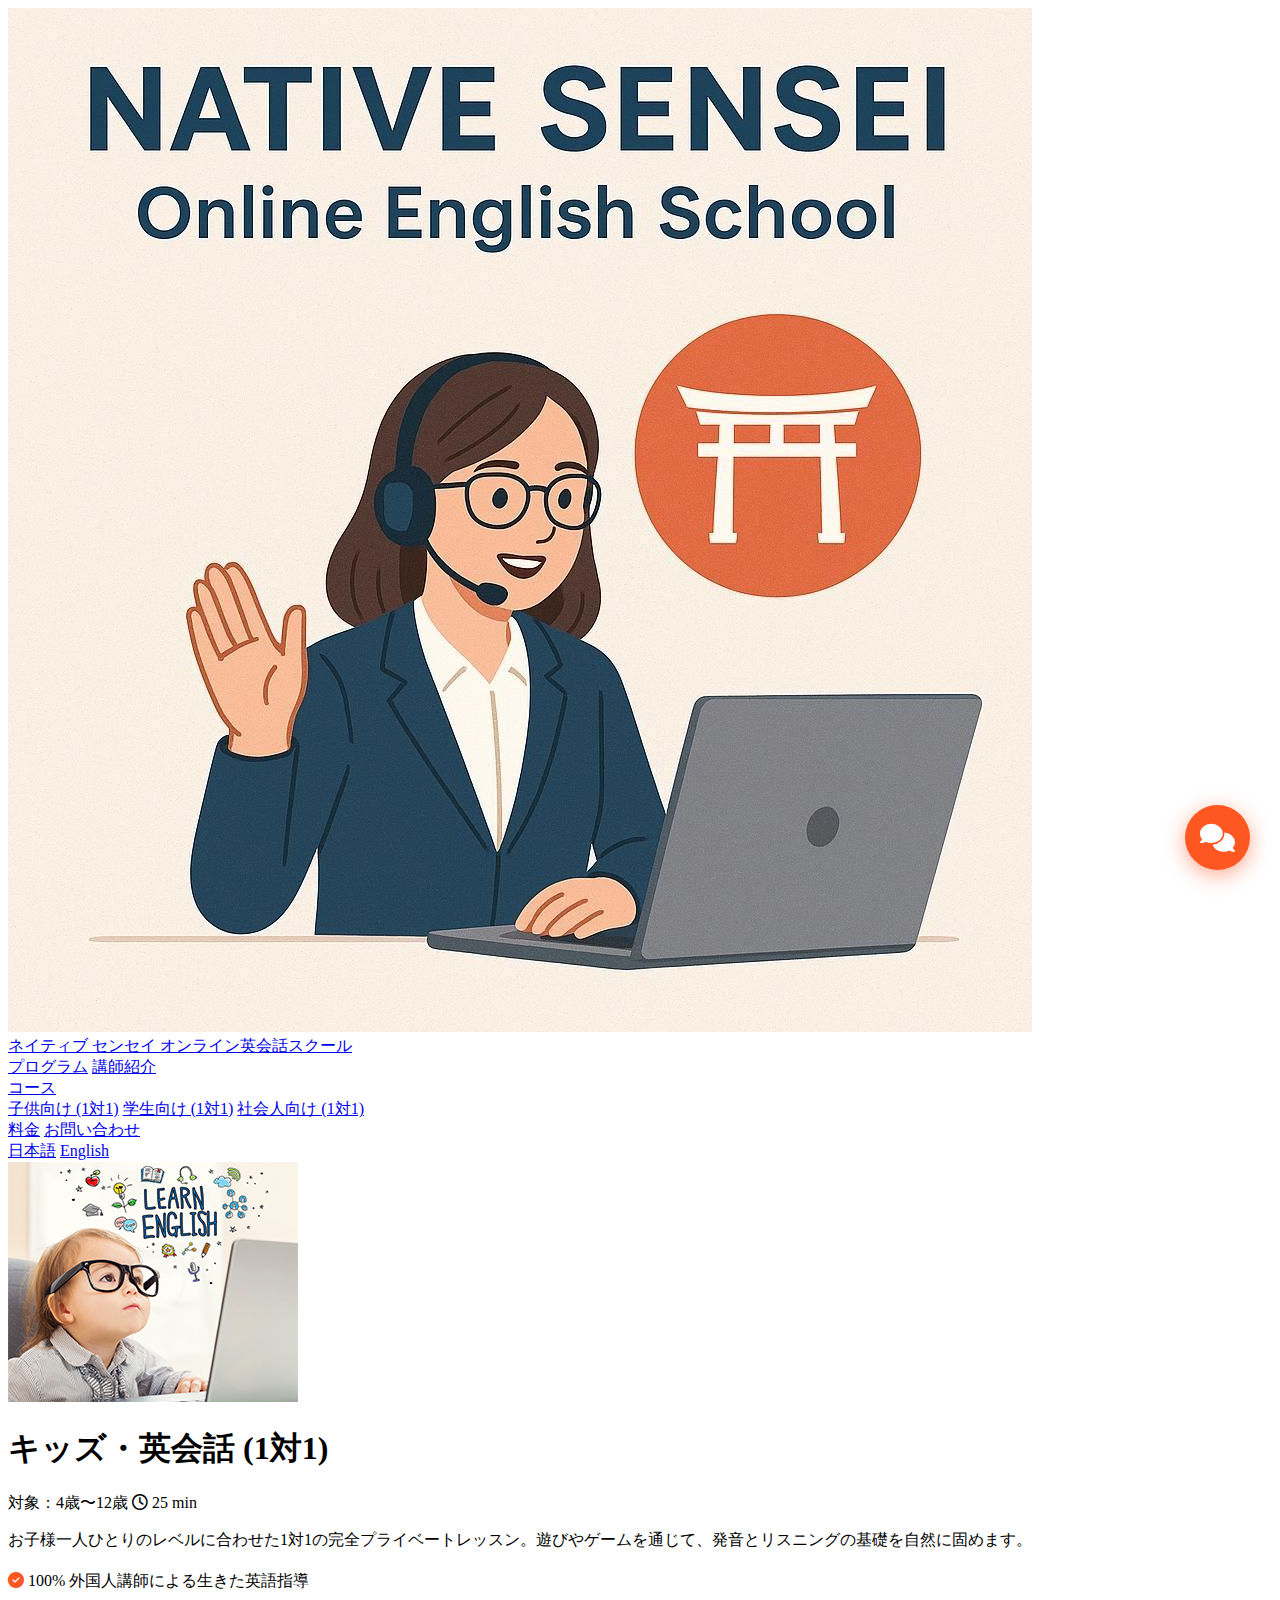
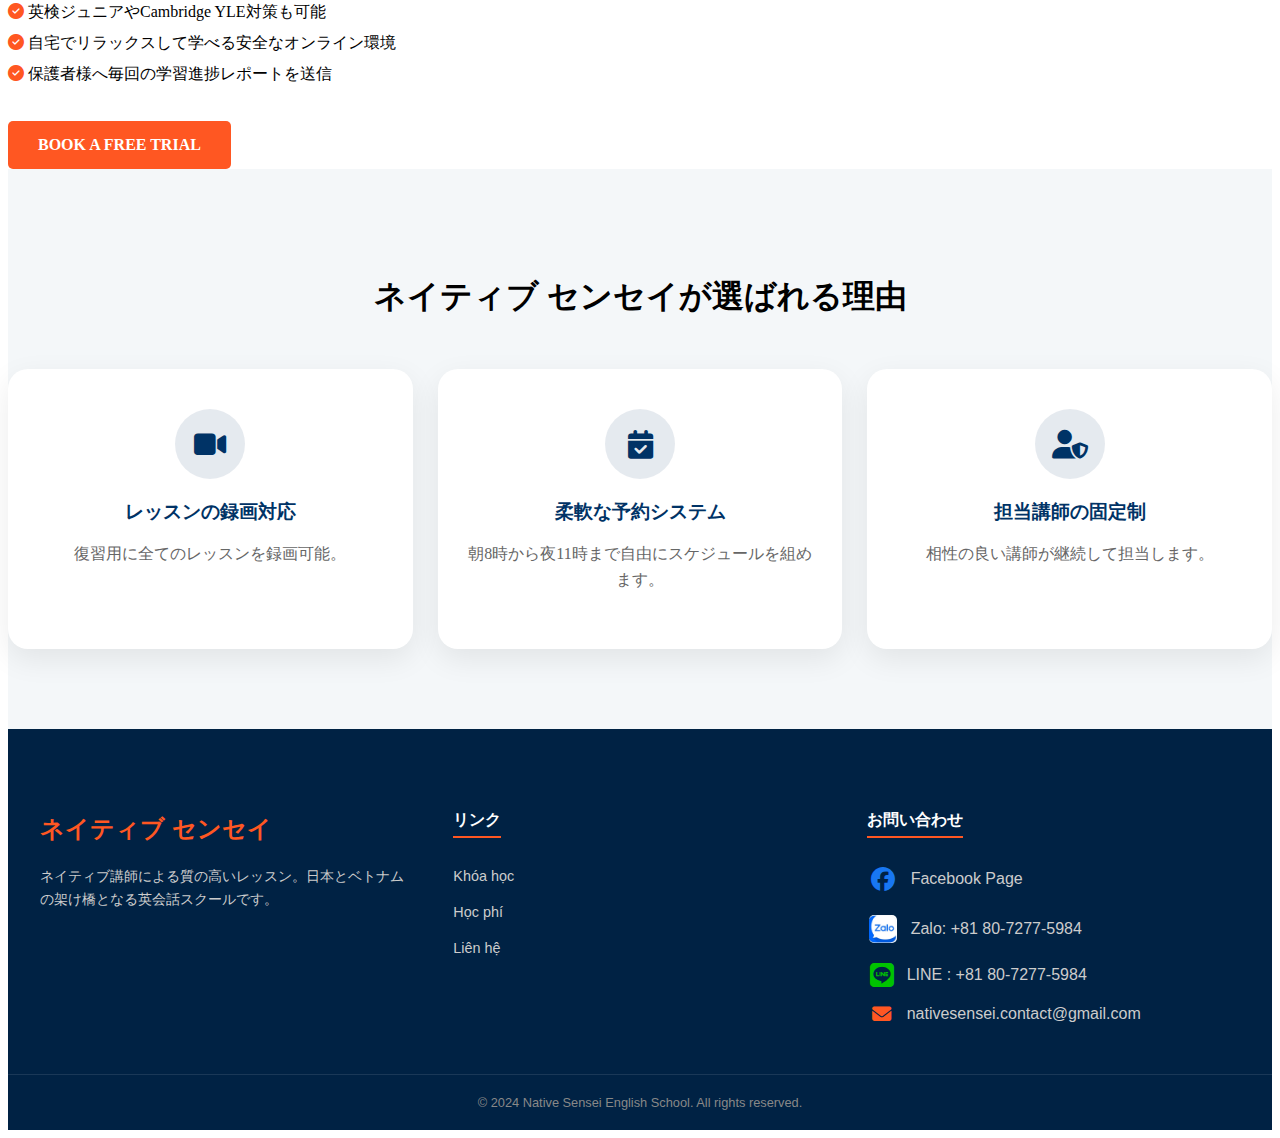
<file: kids.html>
<!DOCTYPE html>
<html lang="ja">
<head>
    <meta charset="UTF-8">
    <meta name="viewport" content="width=device-width, initial-scale=1.0">
    <title data-ja="キッズ英会話 - ネイティブ センセイ" data-en="Kids English - Native Sensei">Kids English - Native Sensei</title>
    <link rel="stylesheet" href="styles.css">
    <link rel="stylesheet" href="https://cdnjs.cloudflare.com/ajax/libs/font-awesome/6.4.0/css/all.min.css">
    <link rel="icon" type="image/jfif" href="Media.jfif">
    <script src="script.js"></script> 
</head>
<body>
    <header class="main-header">
        <div class="logo-container">
            <a href="index.html" class="home-link">
               <img src="Media.jfif" alt="Logo" class="logo-img">
                <div class="brand-text">
                    <span class="brand-name" data-ja="ネイティブ センセイ" data-en="NATIVE SENSEI">ネイティブ センセイ</span>
                    <span class="sub-brand" data-ja="オンライン英会話スクール" data-en="Online English School">Online English School</span>
                </div>
            </a>
        </div>
        <nav class="main-nav">
            <a href="index.html#program" data-ja="プログラム" data-en="Program">Program</a>
            <a href="index.html#teachers" data-ja="講師紹介" data-en="Teachers">Teachers</a>
            <div class="nav-dropdown">
                <a href="index.html#courses" data-ja="コース" data-en="Courses" class="dropbtn">Courses <i class="fas fa-caret-down"></i></a>
                <div class="dropdown-content">
                    <a href="kids.html" data-ja="子供向け (1対1)" data-en="Kids (1-on-1)">Kids (1-on-1)</a>
                    <a href="students.html" data-ja="学生向け (1対1)" data-en="Students (1-on-1)">Students (1-on-1)</a>
                    <a href="business.html" data-ja="社会人向け (1対1)" data-en="Professionals (1-on-1)">Professionals (1-on-1)</a>
          
                </div>
            </div>
            <a href="index.html#pricing" data-ja="料金" data-en="Pricing">Pricing</a>
            <a href="mailto:contact@nativesensei.com" class="nav-cta-btn" data-ja="お問い合わせ" data-en="Contact">Contact</a>
        </nav>
        <div class="lang-switcher">
            <a href="#" class="lang-btn" data-lang-code="ja" onclick="setLanguage('ja'); return false;">日本語</a>
            <a href="#" class="lang-btn active" data-lang-code="en" onclick="setLanguage('en'); return false;">English</a>
        </div>
    </header>

    <section class="course-detail-hero">
        <div class="container">
            <div class="detail-grid">
                <div class="detail-image">
                    <img src="img_kids.jpg" alt="Kids Course" class="ai-generated-img">
                </div>
                <div class="detail-content">
                    <h1 data-ja="キッズ・英会話 (1対1)" data-en="Kids English (1-on-1)">Kids English (1-on-1)</h1>
                    <div class="course-meta">
                        <span class="course-tag" data-ja="対象：4歳〜12歳" data-en="Ages 4-12">Ages 4-12</span>
                        <span class="duration-tag"><i class="far fa-clock"></i> 25 min</span>
                    </div>
                    <div class="course-description">
                        <p data-ja="お子様一人ひとりのレベルに合わせた1対1の完全プライベートレッスン。遊びやゲームを通じて、発音とリスニングの基礎を自然に固めます。" 
                           data-en="1-on-1 private lessons tailored to your child's level. We build a solid foundation for pronunciation and listening naturally through games and interactive activities.">
                           1-on-1 private lessons tailored to your child's level.
                        </p>
                        <ul class="benefit-list" style="list-style: none; padding: 0; margin-top: 20px;">
                            <li style="margin-bottom: 10px;"><i class="fas fa-check-circle" style="color: #ff5722;"></i> <span data-ja="100% 外国人講師による生きた英語指導" data-en="100% International teachers with native-level fluency">100% International teachers with native-level fluency</span></li>
                            <li style="margin-bottom: 10px;"><i class="fas fa-check-circle" style="color: #ff5722;"></i> <span data-ja="英検ジュニアやCambridge YLE対策も可能" data-en="Preparation for Cambridge YLE (Starters, Movers, Flyers)">Preparation for Cambridge YLE (Starters, Movers, Flyers)</span></li>
                            <li style="margin-bottom: 10px;"><i class="fas fa-check-circle" style="color: #ff5722;"></i> <span data-ja="自宅でリラックスして学べる安全なオンライン環境" data-en="Safe online environment for learning comfortably at home">Safe online environment for learning comfortably at home</span></li>
                            <li style="margin-bottom: 10px;"><i class="fas fa-check-circle" style="color: #ff5722;"></i> <span data-ja="保護者様へ毎回の学習進捗レポートを送信" data-en="Regular progress reports sent directly to parents">Regular progress reports sent directly to parents</span></li>
                        </ul>
                    </div>
                    <a href="mailto:contact@nativesensei.com" class="main-cta-btn" style="background: #ff5722; color: white; padding: 15px 30px; border-radius: 5px; text-decoration: none; display: inline-block; margin-top: 20px; font-weight: bold;">BOOK A FREE TRIAL</a>
                </div>
            </div>
        </div>
    </section>

    <section class="course-features" style="background: #f4f7f9; padding: 80px 0;">
        <div class="container">
            <h2 style="text-align: center; margin-bottom: 50px; font-size: 2rem;" data-ja="ネイティブ センセイが選ばれる理由" data-en="Why Choose Native Sensei?">Why Choose Native Sensei?</h2>
            <div class="feature-grid" style="display: flex; gap: 25px; flex-wrap: wrap; justify-content: center;">
                <div class="feature-item" style="flex: 1; min-width: 300px; max-width: 350px; background: white; padding: 40px 30px; border-radius: 20px; box-shadow: 0 10px 30px rgba(0,0,0,0.08); text-align: center;">
                    <div style="background: rgba(0, 51, 102, 0.1); width: 70px; height: 70px; border-radius: 50%; display: flex; align-items: center; justify-content: center; margin: 0 auto 20px;">
                        <i class="fas fa-video" style="font-size: 1.8rem; color: #003366;"></i>
                    </div>
                    <h3 style="color: #003366; margin-bottom: 15px;" data-ja="レッスンの録画対応" data-en="Recorded Lessons">Recorded Lessons</h3>
                    <p style="color: #666; line-height: 1.6;" data-ja="復習用に全てのレッスンを録画可能。" data-en="All lessons can be recorded for review, allowing you to track your child's progress anytime.">All lessons can be recorded for review.</p>
                </div>
                <div class="feature-item" style="flex: 1; min-width: 300px; max-width: 350px; background: white; padding: 40px 30px; border-radius: 20px; box-shadow: 0 10px 30px rgba(0,0,0,0.08); text-align: center;">
                    <div style="background: rgba(0, 51, 102, 0.1); width: 70px; height: 70px; border-radius: 50%; display: flex; align-items: center; justify-content: center; margin: 0 auto 20px;">
                        <i class="fas fa-calendar-check" style="font-size: 1.8rem; color: #003366;"></i>
                    </div>
                    <h3 style="color: #003366; margin-bottom: 15px;" data-ja="柔軟な予約システム" data-en="Flexible Scheduling">Flexible Scheduling</h3>
                    <p style="color: #666; line-height: 1.6;" data-ja="朝8時から夜11時まで自由にスケジュールを組めます。" data-en="Flexible hours from 8 AM to 11 PM to fit your family's busy schedule.">Flexible hours from 8 AM to 11 PM.</p>
                </div>
                <div class="feature-item" style="flex: 1; min-width: 300px; max-width: 350px; background: white; padding: 40px 30px; border-radius: 20px; box-shadow: 0 10px 30px rgba(0,0,0,0.08); text-align: center;">
                    <div style="background: rgba(0, 51, 102, 0.1); width: 70px; height: 70px; border-radius: 50%; display: flex; align-items: center; justify-content: center; margin: 0 auto 20px;">
                        <i class="fas fa-user-shield" style="font-size: 1.8rem; color: #003366;"></i>
                    </div>
                    <h3 style="color: #003366; margin-bottom: 15px;" data-ja="担当講師の固定制" data-en="Fixed Teachers">Fixed Teachers</h3>
                    <p style="color: #666; line-height: 1.6;" data-ja="相性の良い講師が継続して担当します。" data-en="Maintain consistency with the same teacher to build trust and comfort for your child.">Maintain consistency with the same teacher.</p>
                </div>
            </div>
        </div>
    </section>

 
    
    <footer class="main-footer" style="background: #002244; color: white; padding: 60px 0 20px; font-family: Arial, sans-serif;">
    <div class="container" style="display: flex; flex-wrap: wrap; justify-content: space-between; gap: 40px; max-width: 1200px; margin: 0 auto; padding: 0 20px;">
        
        <div style="flex: 1; min-width: 250px;">
            <h3 style="color: #ff5722; margin-bottom: 20px; font-size: 1.5rem;" data-ja="ネイティブ センセイ" data-en="NATIVE SENSEI">Native Sensei</h3>
            <p style="font-size: 0.9rem; line-height: 1.6; color: #ccc;" 
               data-ja="ネイティブ講師による質の高いレッスン。日本とベトナムの架け橋となる英会話スクールです。" 
               data-en="High-quality lessons with professional native teachers. Connecting Japan and Vietnam.">
               Trường ngoại ngữ kết nối Việt Nam - Nhật Bản. Đội ngũ giáo viên giàu kinh nghiệm, thấu hiểu nhu cầu học viên.
            </p>
        </div>

        <div style="flex: 1; min-width: 150px;">
            <h4 style="margin-bottom: 20px; border-bottom: 2px solid #ff5722; display: inline-block; padding-bottom: 5px; color: white;" data-ja="リンク" data-en="Quick Links">Liên kết</h4>
            <ul style="list-style: none; padding: 0; margin: 0; font-size: 0.9rem; line-height: 2.5;">
                <li><a href="index.html#program" style="color: #ccc; text-decoration: none;">Khóa học</a></li>
                <li><a href="index.html#pricing" style="color: #ccc; text-decoration: none;">Học phí</a></li>
                <li><a href="#contact" style="color: #ccc; text-decoration: none;">Liên hệ</a></li>
            </ul>
        </div>

        <div style="flex: 1; min-width: 280px;">
            <h4 style="margin-bottom: 20px; border-bottom: 2px solid #ff5722; display: inline-block; padding-bottom: 5px; color: white;" data-ja="お問い合わせ" data-en="Connect with Us">Kết nối</h4>
            
            <div style="display: flex; flex-direction: column; gap: 18px; margin-top: 5px;">
                
                <a href="https://www.facebook.com/profile.php?id=61583662568044" target="_blank" style="color: #ccc; text-decoration: none; display: flex; align-items: center;">
                    <div style="width: 32px; height: 32px; display: flex; align-items: center; justify-content: center;">
                    <i class="fab fa-facebook" style="color: #1877f2; font-size: 1.5rem;"></i>
                    </div>
                    <span style="margin-left: 12px;">Facebook Page</span>
                </a>

                <a href="https://zalo.me/818072775984" target="_blank" style="color: #ccc; text-decoration: none; display: flex; align-items: center;">
                    <div style="width: 32px; height: 32px; display: flex; align-items: center; justify-content: center;">
                    <img src="image_d7b43c.png" alt="Zalo" style="width: 28px; height: 28px; border-radius: 5px; object-fit: cover;">
                    </div>
                    <span style="margin-left: 12px;">Zalo: +81 80-7277-5984</span>
                </a>

                <a href="https://line.me/ti/p/hohuyhoang3737" target="_blank" style="color: #ccc; text-decoration: none; display: flex; align-items: center; transition: 0.3s;">
                    <div style="width: 30px; display: flex; justify-content: center;">
                        <i class="fab fa-line" style="color: #00c300; font-size: 1.5rem;"></i>
                    </div>
                    <span style="margin-left: 10px;">LINE : +81 80-7277-5984</span>
                </a>

                <a href="mailto:nativesensei.contact@gmail.com" style="color: #ccc; text-decoration: none; display: flex; align-items: center; transition: 0.3s;">
                    <div style="width: 30px; display: flex; justify-content: center;">
                        <i class="fas fa-envelope" style="color: #ff5722; font-size: 1.2rem;"></i>
                    </div>
                    <span style="margin-left: 10px;">nativesensei.contact@gmail.com</span>
                </a>
            </div>
        </div>
    </div>

    <div style="text-align: center; margin-top: 50px; padding: 20px 20px 0; border-top: 1px solid rgba(255,255,255,0.1); font-size: 0.8rem; color: #888;">
        <p style="margin: 0;">© 2024 Native Sensei English School. All rights reserved.</p>
    </div>
</footer>
    

<div id="contact-action-sheet" style="position: fixed; bottom: 30px; right: 30px; z-index: 99999; font-family: Arial, sans-serif;">
    
    <div id="options-sheet" style="display: none; position: absolute; bottom: 80px; right: 0; background: white; border-radius: 20px; box-shadow: 0 10px 40px rgba(0,0,0,0.2); width: 260px; overflow: hidden; border: 1px solid #eee; animation: slideUp 0.3s ease;">
        <div style="padding: 15px; background: #003366; color: white; text-align: center;">
            <strong style="display: block; font-size: 1rem;" data-ja="ネイティブ センセイ" data-en="Native Sensei">Native Sensei</strong>
            <span style="font-size: 0.8rem; opacity: 0.9;" data-ja="お問い合わせ" data-en="Contact Us">Liên hệ tư vấn trực tiếp</span>
        </div>
        
        <a href="https://m.me/61583662568044" target="_blank" style="display: flex; align-items: center; padding: 15px; color: #333; text-decoration: none; border-bottom: 1px solid #f5f5f5; transition: 0.3s;">
            <div style="width: 30px; display: flex; justify-content: center;">
                <i class="fab fa-facebook-messenger" style="color: #0084ff; font-size: 1.5rem;"></i>
            </div>
            <span style="font-weight: 500; margin-left: 10px;">Messenger</span>
        </a>

        <a href="https://zalo.me/818072775984" target="_blank" style="display: flex; align-items: center; padding: 15px; color: #333; text-decoration: none; border-bottom: 1px solid #f5f5f5; transition: 0.3s;">
            <div style="width: 30px; display: flex; justify-content: center;">
                <i class="fas fa-comment-dots" style="color: #0068ff; font-size: 1.4rem;"></i>
            </div>
            <span style="font-weight: 500; margin-left: 10px;">Zalo (+81)</span>
        </a>

        <a href="https://line.me/ti/p/hohuyhoang3737" target="_blank" style="display: flex; align-items: center; padding: 15px; color: #333; text-decoration: none; transition: 0.3s;">
            <div style="width: 30px; display: flex; justify-content: center;">
                <i class="fab fa-line" style="color: #00c300; font-size: 1.6rem;"></i>
            </div>
            <span style="font-weight: 500; margin-left: 10px;">LINE ID</span>
        </a>
    </div>

    <button onclick="toggleActionSheet()" id="main-contact-btn" style="background: #ff5722; color: white; border: none; width: 65px; height: 65px; border-radius: 50%; box-shadow: 0 5px 20px rgba(255,87,34,0.5); cursor: pointer; display: flex; align-items: center; justify-content: center; outline: none; transition: 0.3s;">
        <i id="contact-icon" class="fas fa-comments" style="font-size: 28px;"></i>
    </button>
</div>

<style>
    /* Hiệu ứng trượt bảng từ dưới lên */
    @keyframes slideUp {
        from { opacity: 0; transform: translateY(20px); }
        to { opacity: 1; transform: translateY(0); }
    }
    #options-sheet a:hover {
        background-color: #f8f9fa;
    }
</style>

<script>
function toggleActionSheet() {
    var sheet = document.getElementById('options-sheet');
    var icon = document.getElementById('contact-icon');
    var btn = document.getElementById('main-contact-btn');
    
    if (sheet.style.display === 'none' || sheet.style.display === '') {
        sheet.style.display = 'block';
        icon.className = 'fas fa-times'; // Chuyển thành dấu X khi mở
        btn.style.background = '#333';   // Chuyển màu nút sang xám/đen khi mở
    } else {
        sheet.style.display = 'none';
        icon.className = 'fas fa-comments'; // Quay lại icon cũ
        btn.style.background = '#ff5722';   // Quay lại màu cam
    }
}
</script>
</body>
</html>
</file>
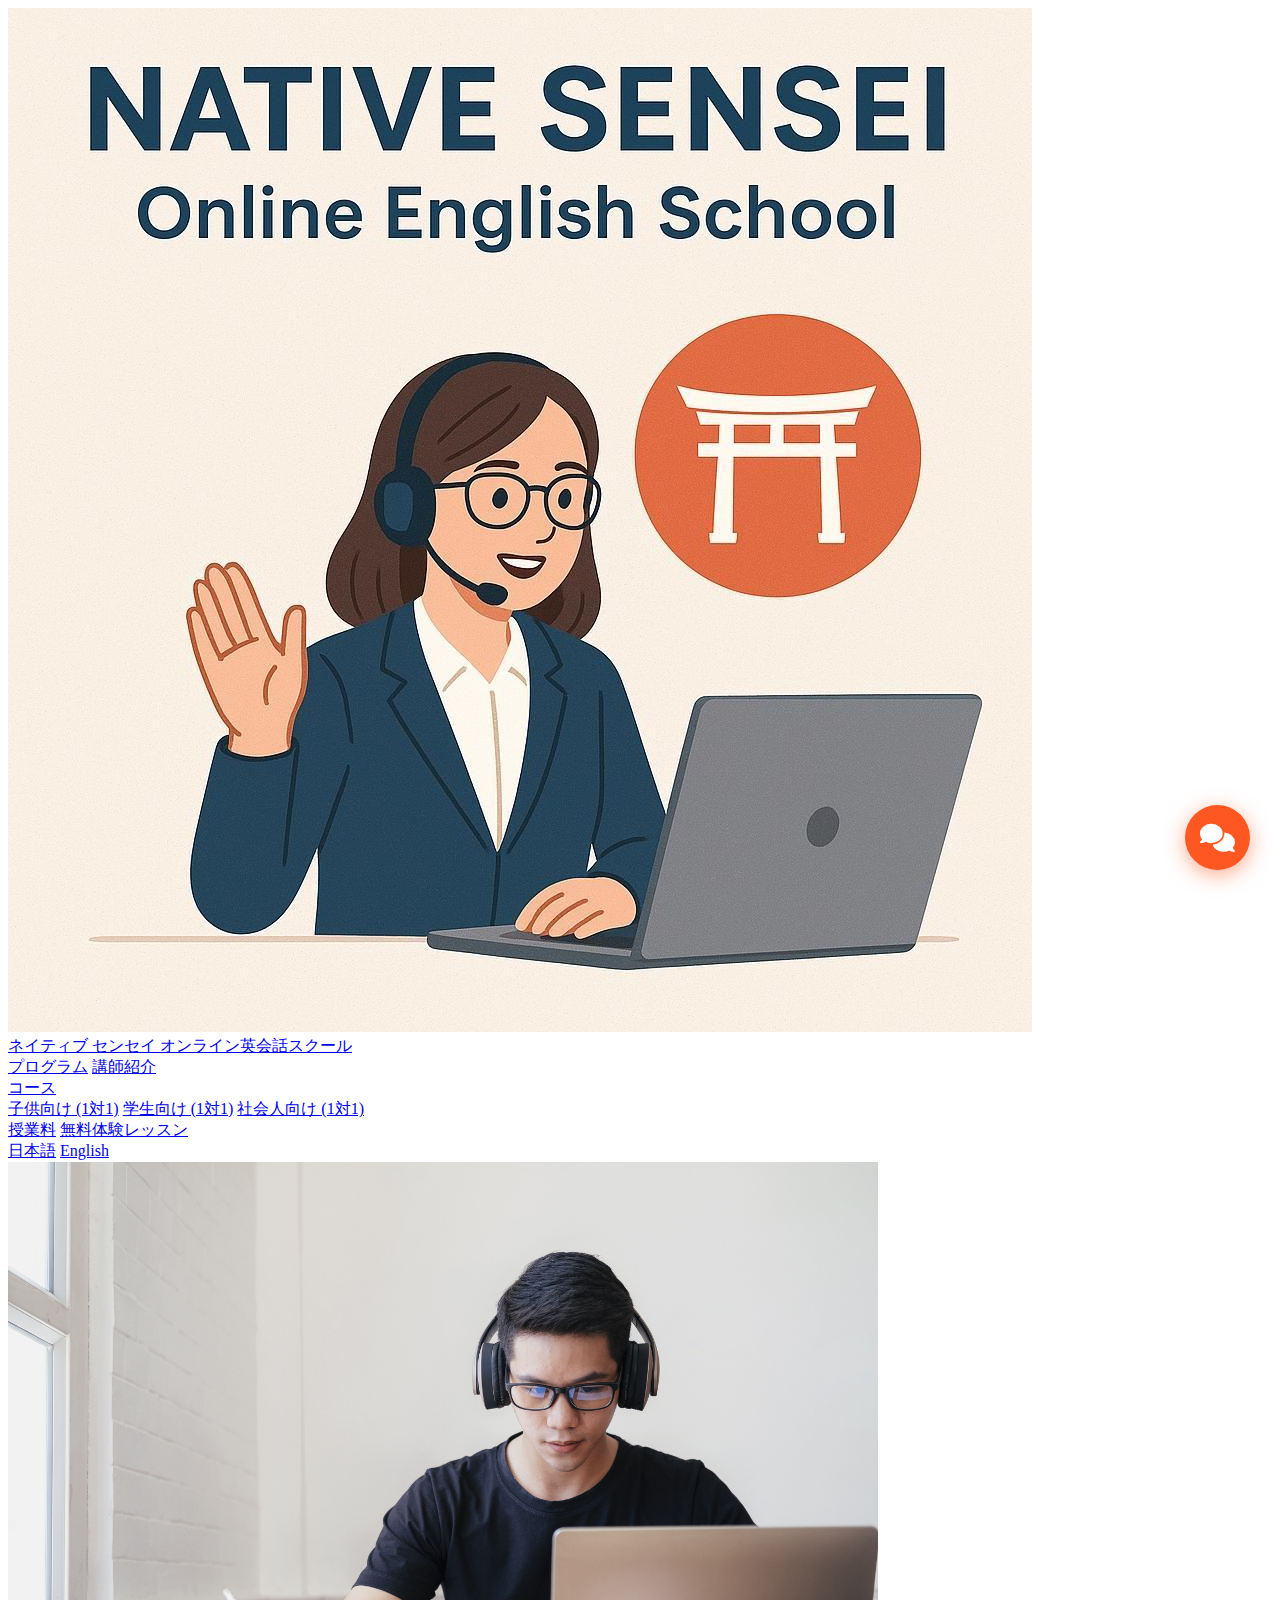
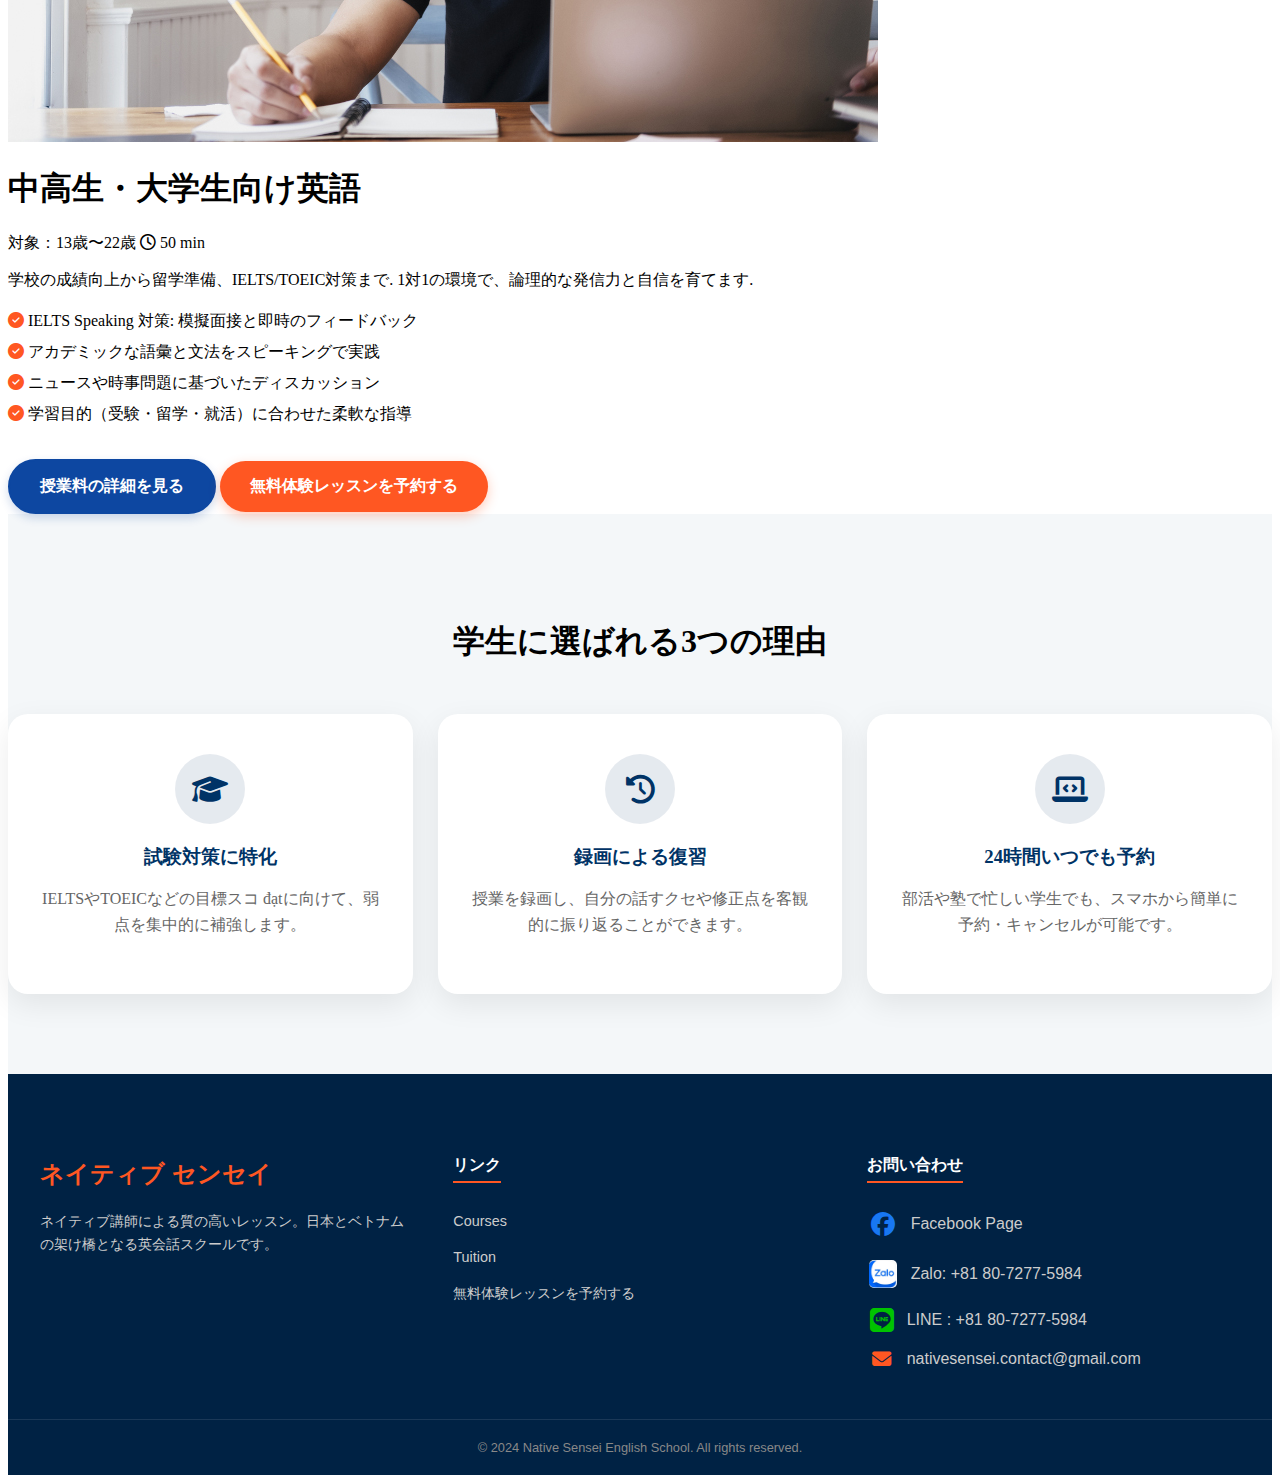
<file: students.html>
<!DOCTYPE html>
<html lang="ja"> 
<head>
    <meta charset="UTF-8">
    <meta name="viewport" content="width=device-width, initial-scale=1.0">
    <title data-ja="ネイティブ センセイ English School: コスパ最強のオンラインレッスン" data-en="Native Sensei English School: High-Quality Online Lessons">ネイティブ センセイ English School: コスパ最強のオンラインレッスン</title>
    <link rel="stylesheet" href="styles.css">
    <link rel="stylesheet" href="https://cdnjs.cloudflare.com/ajax/libs/font-awesome/6.4.0/css/all.min.css">
    <link rel="icon" type="image/jfif" href="Media.jfif">
    <link rel="apple-touch-icon" href="Media.jfif">
    <script src="script.js"></script> 
</head>
<body>

    <header class="main-header">
        <div class="logo-container">
            <a href="/" class="home-link">
               <img src="Media.jfif" alt="Native Sensei English School Logo" class="logo-img">
                <div class="brand-text">
                    <span class="brand-name" data-ja="ネイティブ センセイ" data-en="NATIVE SENSEI">ネイティブ センセイ</span>
                    <span class="sub-brand" data-ja="オンライン英会話スクール" data-en="Online English School">Online English School</span>
                </div>
            </a>
        </div>
   <nav class="main-nav">
    <a href="#program" data-ja="プログラム" data-en="Program">プログラム</a>
    <a href="#teachers" data-ja="講師紹介" data-en="Teachers">Teachers</a>
    
    <div class="nav-dropdown">
        <a href="#courses" data-ja="コース" data-en="Courses" class="dropbtn">Courses <i class="fas fa-caret-down"></i></a>
        <div class="dropdown-content">
            <a href="kids.html" data-ja="子供向け (1対1)" data-en="Kids (1-on-1)">Kids (1-on-1)</a>
            <a href="students.html" data-ja="学生向け (1対1)" data-en="Students (1-on-1)">Students (1-on-1)</a>
            <a href="business.html" data-ja="社会人向け (1対1)" data-en="Professionals (1-on-1)">Professionals (1-on-1)</a>
          
        </div>
    </div>
    

            <a href="#pricing" data-ja="授業料" data-en="Tuition Fees">授業料</a>
            <a href="contact.html" data-ja="無料体験レッスン" data-en="Book a Free Trial" class="nav-cta-btn">無料体験レッスン</a>
        </nav>
        
        <div class="lang-switcher">
            <a href="#" class="lang-btn active" data-lang-code="ja" onclick="setLanguage('ja'); return false;">日本語</a>
            <a href="#" class="lang-btn" data-lang-code="en" onclick="setLanguage('en'); return false;">English</a>
        </div>
    </header>


   <section class="course-detail-hero">
        <div class="container">
            <div class="detail-grid">
                <div class="detail-image">
                    <img src="img_students.jpg" alt="Students Course" class="ai-generated-img">
                </div>
                <div class="detail-content">
                    <h1 data-ja="中高生・大学生向け英語" data-en="English for Students">English for Students (50 min)</h1>
                    <div class="course-meta">
                        <span class="course-tag" data-ja="対象：13歳〜22歳" data-en="Ages 13-22">Ages 13-22</span>
                        <span class="duration-tag"><i class="far fa-clock"></i> 50 min</span>
                    </div>
                    
                    <div class="course-description">
                        <p data-ja="学校の成績向上から留学準備、IELTS/TOEIC対策まで. 1対1の環境で、論理的な発信力と自信を育てます." 
                           data-en="From improving school grades to study abroad prep and IELTS/TOEIC. In a 1-on-1 setting, we build logical communication skills and confidence.">
                           From improving school grades to study abroad prep and IELTS/TOEIC.
                        </p>
                        
                        <ul class="benefit-list" style="list-style: none; padding: 0; margin-top: 20px;">
                            <li style="margin-bottom: 10px;">
                                <i class="fas fa-check-circle" style="color: #ff5722;"></i> 
                                <span data-ja="IELTS Speaking 対策: 模擬面接と即時のフィードバック" data-en="IELTS Speaking: Mock interviews and instant feedback">IELTS Speaking: Mock interviews and instant feedback</span>
                            </li>
                            <li style="margin-bottom: 10px;">
                                <i class="fas fa-check-circle" style="color: #ff5722;"></i> 
                                <span data-ja="アカデミックな語彙と文法をスピーキングで実践" data-en="Practical use of academic vocabulary and grammar">Practical use of academic vocabulary and grammar</span>
                            </li>
                            <li style="margin-bottom: 10px;">
                                <i class="fas fa-check-circle" style="color: #ff5722;"></i> 
                                <span data-ja="ニュースや時事問題に基づいたディスカッション" data-en="Discussions based on news and current events">Discussions based on news and current events</span>
                            </li>
                            <li style="margin-bottom: 10px;">
                                <i class="fas fa-check-circle" style="color: #ff5722;"></i> 
                                <span data-ja="学習目的（受験・留学・就活）に合わせた柔軟な指導" data-en="Flexible coaching tailored to exams, studying abroad, or job hunting">Flexible coaching tailored to exams or studying abroad</span>
                            </li>
                        </ul>
                     </div>
                    <a href="index.html#pricing"  class="secondary-cta-btn"  data-ja="授業料の詳細を見る"  data-en="View Tuition Fees"   style="background-color: #0d47a1; color: #ffffff; border: 2px solid #0d47a1; padding: 15px 30px; border-radius: 50px; text-decoration: none; font-weight: bold; display: inline-flex; align-items: center; box-shadow: 0 4px 10px rgba(13,71,161,0.2);">
                            <i class="fas fa-search-dollar" style="margin-right: 10px;"></i> Xem bảng học phí chi tiết
                    </a>
                    <a href="contact.html"    class="main-cta-btn"    data-ja="無料体験レッスンを予約する"    data-en="BOOK A FREE TRIAL"    style="background: #ff5722; color: white; padding: 15px 30px; border-radius: 50px; text-decoration: none; display: inline-block; margin-top: 20px; font-weight: bold; box-shadow: 0 4px 12px rgba(255,87,34,0.3);">   BOOK A FREE TRIAL
                    </a>
            </div>
            </div>
        </div>
    </section>

    <section class="course-features" style="background: #f4f7f9; padding: 80px 0;">
        <div class="container">
            <h2 style="text-align: center; margin-bottom: 50px; font-size: 2rem;" data-ja="学生に選ばれる3つの理由" data-en="3 Reasons Students Choose Us">3 Reasons Students Choose Us</h2>
            
            <div class="feature-grid" style="display: flex; gap: 25px; flex-wrap: wrap; justify-content: center;">
                
                <div class="feature-item" style="flex: 1; min-width: 300px; max-width: 350px; background: white; padding: 40px 30px; border-radius: 20px; box-shadow: 0 10px 30px rgba(0,0,0,0.08); text-align: center;">
                    <div style="background: rgba(0, 51, 102, 0.1); width: 70px; height: 70px; border-radius: 50%; display: flex; align-items: center; justify-content: center; margin: 0 auto 20px;">
                        <i class="fas fa-graduation-cap" style="font-size: 1.8rem; color: #003366;"></i>
                    </div>
                    <h3 style="color: #003366; margin-bottom: 15px;" data-ja="試験対策に特化" data-en="Exam Specialized">Exam Specialized</h3>
                    <p style="color: #666; line-height: 1.6;" data-ja="IELTSやTOEICなどの目標スコ đạtに向けて、弱点を集中的に補強します。" data-en="Intensive reinforcement of weaknesses to achieve target scores in IELTS, TOEIC, etc.">Intensive reinforcement of weaknesses to achieve target scores.</p>
                </div>

                <div class="feature-item" style="flex: 1; min-width: 300px; max-width: 350px; background: white; padding: 40px 30px; border-radius: 20px; box-shadow: 0 10px 30px rgba(0,0,0,0.08); text-align: center;">
                    <div style="background: rgba(0, 51, 102, 0.1); width: 70px; height: 70px; border-radius: 50%; display: flex; align-items: center; justify-content: center; margin: 0 auto 20px;">
                        <i class="fas fa-history" style="font-size: 1.8rem; color: #003366;"></i>
                    </div>
                    <h3 style="color: #003366; margin-bottom: 15px;" data-ja="録画による復習" data-en="Review via Recordings">Review via Recordings</h3>
                    <p style="color: #666; line-height: 1.6;" data-ja="授業を録画し、自分の話すクセや修正点を客観的に振り返ることができます。" data-en="Record lessons to objectively review your speaking habits and areas for improvement.">Record lessons to review speaking habits and improvements.</p>
                </div>

                <div class="feature-item" style="flex: 1; min-width: 300px; max-width: 350px; background: white; padding: 40px 30px; border-radius: 20px; box-shadow: 0 10px 30px rgba(0,0,0,0.08); text-align: center;">
                    <div style="background: rgba(0, 51, 102, 0.1); width: 70px; height: 70px; border-radius: 50%; display: flex; align-items: center; justify-content: center; margin: 0 auto 20px;">
                        <i class="fas fa-laptop-code" style="font-size: 1.8rem; color: #003366;"></i>
                    </div>
                    <h3 style="color: #003366; margin-bottom: 15px;" data-ja="24時間いつでも予約" data-en="24/7 Scheduling">24/7 Scheduling</h3>
                    <p style="color: #666; line-height: 1.6;" data-ja="部活や塾で忙しい学生でも、スマホから簡単に予約・キャンセルが可能です。" data-en="Easy booking and cancellation from your smartphone, even for busy students.">Easy booking from your smartphone, even for busy students.</p>
                </div>

            </div>
        </div>
    </section>

    </section>

     <footer class="main-footer" style="background: #002244; color: white; padding: 60px 0 20px; font-family: Arial, sans-serif;">
    <div class="container" style="display: flex; flex-wrap: wrap; justify-content: space-between; gap: 40px; max-width: 1200px; margin: 0 auto; padding: 0 20px;">
        
        <div style="flex: 1; min-width: 250px;">
            <h3 style="color: #ff5722; margin-bottom: 20px; font-size: 1.5rem;" data-ja="ネイティブ センセイ" data-en="NATIVE SENSEI">Native Sensei</h3>
            <p style="font-size: 0.9rem; line-height: 1.6; color: #ccc;" 
               data-ja="ネイティブ講師による質の高いレッスン。日本とベトナムの架け橋となる英会話スクールです。" 
               data-en="High-quality lessons with professional native teachers. Connecting Japan and Vietnam.">
               Trường ngoại ngữ kết nối Việt Nam - Nhật Bản. Đội ngũ giáo viên giàu kinh nghiệm, thấu hiểu nhu cầu học viên.
            </p>
        </div>

        <div style="flex: 1; min-width: 150px;">
            <h4 style="margin-bottom: 20px; border-bottom: 2px solid #ff5722; display: inline-block; padding-bottom: 5px; color: white;" data-ja="リンク" data-en="Quick Links">Liên kết</h4>
            <ul style="list-style: none; padding: 0; margin: 0; font-size: 0.9rem; line-height: 2.5;">
                <li><a href="index.html#program" style="color: #ccc; text-decoration: none;">Courses</a></li>
                <li><a href="index.html#pricing" style="color: #ccc; text-decoration: none;">Tuition</a></li>
                <li><a href="#contact" data-ja="無料体験レッスンを予約する" data-en="Book a Free Trial Now"style="color: #ccc; text-decoration: none;">Book a Free Trial Now</a></li>
            </ul>
        </div>

        <div style="flex: 1; min-width: 280px;">
            <h4 style="margin-bottom: 20px; border-bottom: 2px solid #ff5722; display: inline-block; padding-bottom: 5px; color: white;" data-ja="お問い合わせ" data-en="Connect with Us">Kết nối</h4>
            
            <div style="display: flex; flex-direction: column; gap: 18px; margin-top: 5px;">
                
                <a href="https://www.facebook.com/profile.php?id=61583662568044" target="_blank" style="color: #ccc; text-decoration: none; display: flex; align-items: center;">
                    <div style="width: 32px; height: 32px; display: flex; align-items: center; justify-content: center;">
                    <i class="fab fa-facebook" style="color: #1877f2; font-size: 1.5rem;"></i>
                    </div>
                    <span style="margin-left: 12px;">Facebook Page</span>
                </a>

                <a href="https://zalo.me/818072775984" target="_blank" style="color: #ccc; text-decoration: none; display: flex; align-items: center;">
                    <div style="width: 32px; height: 32px; display: flex; align-items: center; justify-content: center;">
                    <img src="image_d7b43c.png" alt="Zalo" style="width: 28px; height: 28px; border-radius: 5px; object-fit: cover;">
                    </div>
                    <span style="margin-left: 12px;">Zalo: +81 80-7277-5984</span>
                </a>

                <a href="https://line.me/ti/p/hohuyhoang3737" target="_blank" style="color: #ccc; text-decoration: none; display: flex; align-items: center; transition: 0.3s;">
                    <div style="width: 30px; display: flex; justify-content: center;">
                        <i class="fab fa-line" style="color: #00c300; font-size: 1.5rem;"></i>
                    </div>
                    <span style="margin-left: 10px;">LINE : +81 80-7277-5984</span>
                </a>

                <a href="mailto:nativesensei.contact@gmail.com" style="color: #ccc; text-decoration: none; display: flex; align-items: center; transition: 0.3s;">
                    <div style="width: 30px; display: flex; justify-content: center;">
                        <i class="fas fa-envelope" style="color: #ff5722; font-size: 1.2rem;"></i>
                    </div>
                    <span style="margin-left: 10px;">nativesensei.contact@gmail.com</span>
                </a>
            </div>
        </div>
    </div>

    <div style="text-align: center; margin-top: 50px; padding: 20px 20px 0; border-top: 1px solid rgba(255,255,255,0.1); font-size: 0.8rem; color: #888;">
        <p style="margin: 0;">© 2024 Native Sensei English School. All rights reserved.</p>
    </div>
</footer>
    

<div id="contact-action-sheet" style="position: fixed; bottom: 30px; right: 30px; z-index: 99999; font-family: Arial, sans-serif;">
    
    <div id="options-sheet" style="display: none; position: absolute; bottom: 80px; right: 0; background: white; border-radius: 20px; box-shadow: 0 10px 40px rgba(0,0,0,0.2); width: 260px; overflow: hidden; border: 1px solid #eee; animation: slideUp 0.3s ease;">
        <div style="padding: 15px; background: #003366; color: white; text-align: center;">
            <strong style="display: block; font-size: 1rem;" data-ja="ネイティブ センセイ" data-en="Native Sensei">Native Sensei</strong>
            <span style="font-size: 0.8rem; opacity: 0.9;" data-ja="お問い合わせ" data-en="Contact Us">Liên hệ tư vấn trực tiếp</span>
        </div>
        
        <a href="https://m.me/61583662568044" target="_blank" style="display: flex; align-items: center; padding: 15px; color: #333; text-decoration: none; border-bottom: 1px solid #f5f5f5; transition: 0.3s;">
            <div style="width: 30px; display: flex; justify-content: center;">
                <i class="fab fa-facebook-messenger" style="color: #0084ff; font-size: 1.5rem;"></i>
            </div>
            <span style="font-weight: 500; margin-left: 10px;">Messenger</span>
        </a>

        <a href="https://zalo.me/818072775984" target="_blank" style="display: flex; align-items: center; padding: 15px; color: #333; text-decoration: none; border-bottom: 1px solid #f5f5f5; transition: 0.3s;">
            <div style="width: 30px; display: flex; justify-content: center;">
                <i class="fas fa-comment-dots" style="color: #0068ff; font-size: 1.4rem;"></i>
            </div>
            <span style="font-weight: 500; margin-left: 10px;">Zalo (+81)</span>
        </a>

        <a href="https://line.me/ti/p/hohuyhoang3737" target="_blank" style="display: flex; align-items: center; padding: 15px; color: #333; text-decoration: none; transition: 0.3s;">
            <div style="width: 30px; display: flex; justify-content: center;">
                <i class="fab fa-line" style="color: #00c300; font-size: 1.6rem;"></i>
            </div>
            <span style="font-weight: 500; margin-left: 10px;">LINE ID</span>
        </a>
    </div>

    <button onclick="toggleActionSheet()" id="main-contact-btn" style="background: #ff5722; color: white; border: none; width: 65px; height: 65px; border-radius: 50%; box-shadow: 0 5px 20px rgba(255,87,34,0.5); cursor: pointer; display: flex; align-items: center; justify-content: center; outline: none; transition: 0.3s;">
        <i id="contact-icon" class="fas fa-comments" style="font-size: 28px;"></i>
    </button>
</div>

<style>
    /* Hiệu ứng trượt bảng từ dưới lên */
    @keyframes slideUp {
        from { opacity: 0; transform: translateY(20px); }
        to { opacity: 1; transform: translateY(0); }
    }
    #options-sheet a:hover {
        background-color: #f8f9fa;
    }
</style>

<script>
function toggleActionSheet() {
    var sheet = document.getElementById('options-sheet');
    var icon = document.getElementById('contact-icon');
    var btn = document.getElementById('main-contact-btn');
    
    if (sheet.style.display === 'none' || sheet.style.display === '') {
        sheet.style.display = 'block';
        icon.className = 'fas fa-times'; // Chuyển thành dấu X khi mở
        btn.style.background = '#333';   // Chuyển màu nút sang xám/đen khi mở
    } else {
        sheet.style.display = 'none';
        icon.className = 'fas fa-comments'; // Quay lại icon cũ
        btn.style.background = '#ff5722';   // Quay lại màu cam
    }
}
</script>
</body>
</html>
</file>
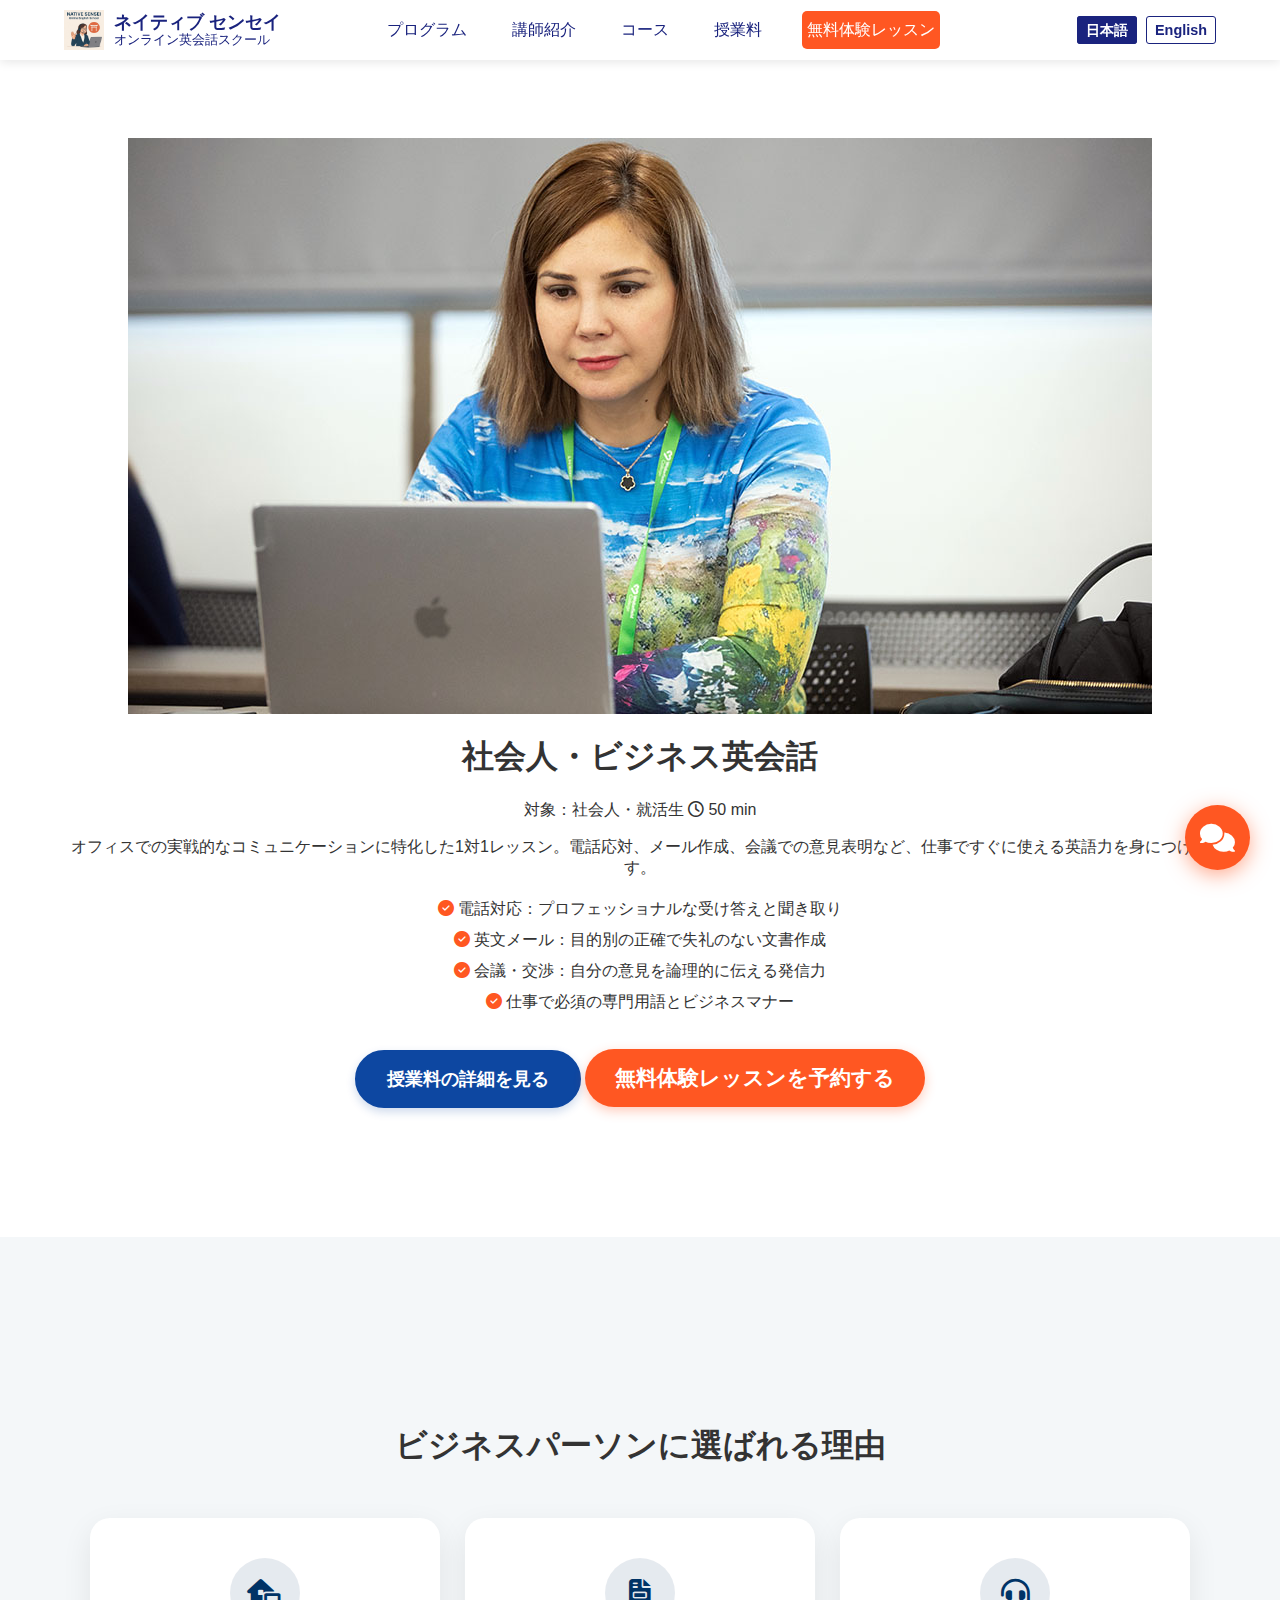
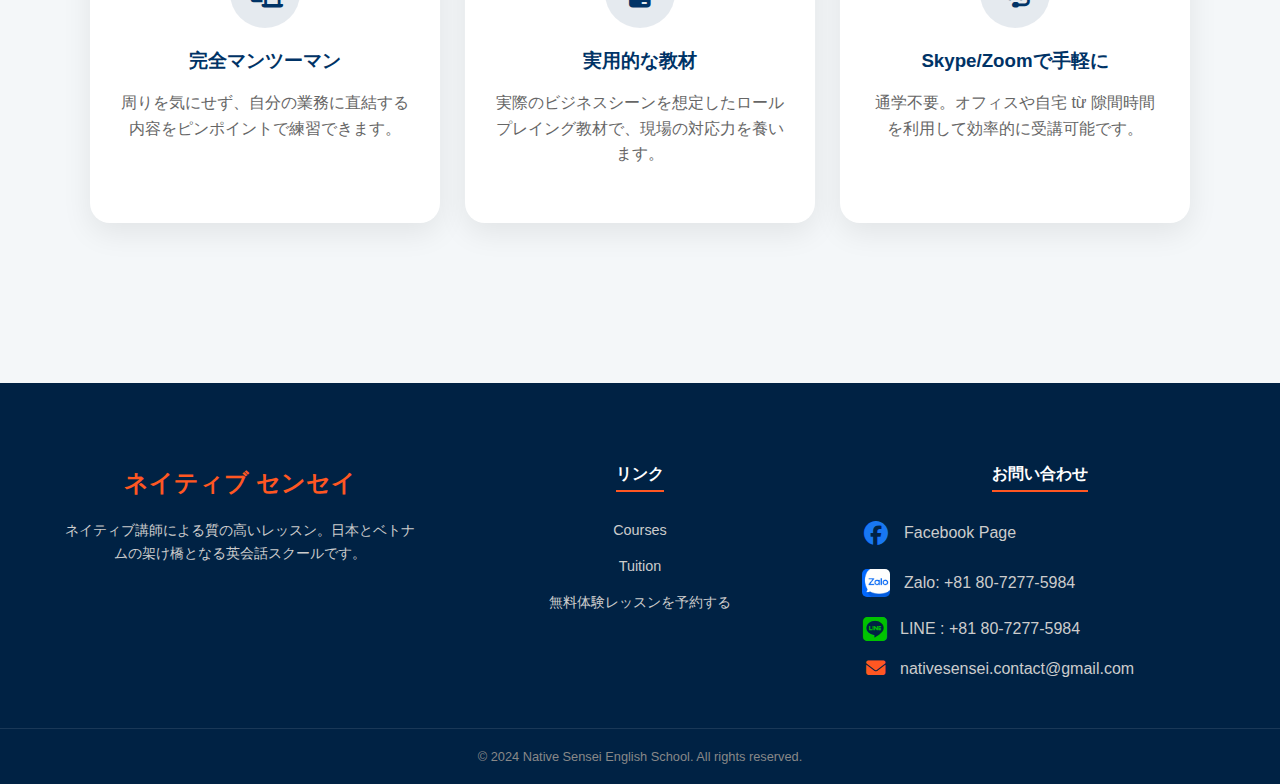
<file: pages/business.html>
<!DOCTYPE html>
<html lang="ja"> 
<head>
    <meta charset="UTF-8">
    <meta name="viewport" content="width=device-width, initial-scale=1.0">
    <title data-ja="ネイティブ センセイ English School: コスパ最強のオンラインレッスン" data-en="Native Sensei English School: High-Quality Online Lessons">ネイティブ センセイ English School: コスパ最強のオンラインレッスン</title>
    <link rel="stylesheet" href="../css/global.css">
    <link rel="stylesheet" href="https://cdnjs.cloudflare.com/ajax/libs/font-awesome/6.4.0/css/all.min.css">
    <link rel="icon" type="image/jfif" href="../assets/Media.jfif">
    <link rel="apple-touch-icon" href="../assets/Media.jfif">
    <script src="../js/global.js"></script> 
</head>
<body>

    <header class="main-header">
        <div class="logo-container">
            <a href="/" class="home-link">
               <img src="../assets/Media.jfif" alt="Native Sensei English School Logo" class="logo-img">
                <div class="brand-text">
                    <span class="brand-name" data-ja="ネイティブ センセイ" data-en="NATIVE SENSEI">ネイティブ センセイ</span>
                    <span class="sub-brand" data-ja="オンライン英会話スクール" data-en="Online English School">Online English School</span>
                </div>
            </a>
        </div>
   <nav class="main-nav">
    <a href="../index.html#program" data-ja="プログラム" data-en="Program">プログラム</a>
    <a href="../index.html#teachers" data-ja="講師紹介" data-en="Teachers">Teachers</a>
    
    <div class="nav-dropdown">
        <a href="../index.html#courses" data-ja="コース" data-en="Courses" class="dropbtn">Courses <i class="fas fa-caret-down"></i></a>
        <div class="dropdown-content">
            <a href="pages/kids.html" data-ja="子供向け (1対1)" data-en="Kids (1-on-1)">Kids (1-on-1)</a>
            <a href="pages/students.html" data-ja="学生向け (1対1)" data-en="Students (1-on-1)">Students (1-on-1)</a>
            <a href="pages/business.html" data-ja="社会人向け (1対1)" data-en="Professionals (1-on-1)">Professionals (1-on-1)</a>
          
        </div>
    </div>
    

            <a href="../index.html#pricing" data-ja="授業料" data-en="Tuition Fees">授業料</a>
            <a href="pages/contact.html" data-ja="無料体験レッスン" data-en="Book a Free Trial" class="nav-cta-btn">無料体験レッスン</a>
        </nav>
        
        <div class="lang-switcher">
            <a href="#" class="lang-btn active" data-lang-code="ja" onclick="setLanguage('ja'); return false;">日本語</a>
            <a href="#" class="lang-btn" data-lang-code="en" onclick="setLanguage('en'); return false;">English</a>
        </div>
    </header>

<section class="course-detail-hero">
        <div class="container">
            <div class="detail-grid">
                <div class="detail-image">
                    <img src="../assets/img_business.jpg" alt="Business Course" class="ai-generated-img">
                </div>
                <div class="detail-content">
                    <h1 data-ja="社会人・ビジネス英会話" data-en="Business English">Business English (50 min)</h1>
                    <div class="course-meta">
                        <span class="course-tag" data-ja="対象：社会人・就活生" data-en="For Professionals">For Professionals</span>
                        <span class="duration-tag"><i class="far fa-clock"></i> 50 min</span>
                    </div>
                    
                    <div class="course-description">
                        <p data-ja="オフィスでの実戦的なコミュニケーションに特化した1対1レッスン。電話応対、メール作成、会議での意見表明など、仕事ですぐに使える英語力を身につけます。" 
                           data-en="1-on-1 lessons focused on practical office communication. Master skills you can use immediately, from handling phone calls and emails to expressing opinions in meetings.">
                           1-on-1 lessons focused on practical office communication.
                        </p>
                        
                        <ul class="benefit-list" style="list-style: none; padding: 0; margin-top: 20px;">
                            <li style="margin-bottom: 10px;"><i class="fas fa-check-circle" style="color: #ff5722;"></i> <span data-ja="電話対応：プロフェッショナルな受け答えと聞き取り" data-en="Telephone Skills: Professional handling and listening">Telephone Skills: Professional handling and listening</span></li>
                            <li style="margin-bottom: 10px;"><i class="fas fa-check-circle" style="color: #ff5722;"></i> <span data-ja="英文メール：目的別の正確で失礼のない文書作成" data-en="Business Email: Writing accurate and polite messages">Business Email: Writing accurate and polite messages</span></li>
                            <li style="margin-bottom: 10px;"><i class="fas fa-check-circle" style="color: #ff5722;"></i> <span data-ja="会議・交渉：自分の意見を論理的に伝える発信力" data-en="Meetings & Negotiations: Expressing opinions logically">Meetings & Negotiations: Expressing opinions logically</span></li>
                            <li style="margin-bottom: 10px;"><i class="fas fa-check-circle" style="color: #ff5722;"></i> <span data-ja="仕事で必須の専門用語とビジネスマナー" data-en="Essential job vocabulary and business etiquette">Essential job vocabulary and business etiquette</span></li>
                        </ul>
                    </div>
                    <a href="../index.html#pricing"  class="secondary-cta-btn"  data-ja="授業料の詳細を見る"  data-en="View Tuition Fees"   style="background-color: #0d47a1; color: #ffffff; border: 2px solid #0d47a1; padding: 15px 30px; border-radius: 50px; text-decoration: none; font-weight: bold; display: inline-flex; align-items: center; box-shadow: 0 4px 10px rgba(13,71,161,0.2);">
                            <i class="fas fa-search-dollar" style="margin-right: 10px;"></i> Xem bảng học phí chi tiết
                    </a>
                    <a href="pages/contact.html"    class="main-cta-btn"    data-ja="無料体験レッスンを予約する"    data-en="BOOK A FREE TRIAL"    style="background: #ff5722; color: white; padding: 15px 30px; border-radius: 50px; text-decoration: none; display: inline-block; margin-top: 20px; font-weight: bold; box-shadow: 0 4px 12px rgba(255,87,34,0.3);">   BOOK A FREE TRIAL
                    </a>
            </div>
        </div>
    </section>

    <section class="course-features" style="background: #f4f7f9; padding: 80px 0;">
        <div class="container">
            <h2 style="text-align: center; margin-bottom: 50px; font-size: 2rem;" data-ja="ビジネスパーソンに選ばれる理由" data-en="Why Business Pros Choose Us">Why Business Pros Choose Us</h2>
            <div class="feature-grid" style="display: flex; gap: 25px; flex-wrap: wrap; justify-content: center;">
                
                <div class="feature-item" style="flex: 1; min-width: 300px; max-width: 350px; background: white; padding: 40px 30px; border-radius: 20px; box-shadow: 0 10px 30px rgba(0,0,0,0.08); text-align: center;">
                    <div style="background: rgba(0, 51, 102, 0.1); width: 70px; height: 70px; border-radius: 50%; display: flex; align-items: center; justify-content: center; margin: 0 auto 20px;">
                        <i class="fas fa-laptop-house" style="font-size: 1.8rem; color: #003366;"></i>
                    </div>
                    <h3 style="color: #003366; margin-bottom: 15px;" data-ja="完全マンツーマン" data-en="Pure 1-on-1">Pure 1-on-1</h3>
                    <p style="color: #666; line-height: 1.6;" data-ja="周りを気にせず、自分の業務に直結する内容をピンポイントで練習できます。" data-en="Focus on your specific job needs without worrying about other students.">Focus on your specific job needs without worrying about others.</p>
                </div>

                <div class="feature-item" style="flex: 1; min-width: 300px; max-width: 350px; background: white; padding: 40px 30px; border-radius: 20px; box-shadow: 0 10px 30px rgba(0,0,0,0.08); text-align: center;">
                    <div style="background: rgba(0, 51, 102, 0.1); width: 70px; height: 70px; border-radius: 50%; display: flex; align-items: center; justify-content: center; margin: 0 auto 20px;">
                        <i class="fas fa-file-invoice" style="font-size: 1.8rem; color: #003366;"></i>
                    </div>
                    <h3 style="color: #003366; margin-bottom: 15px;" data-ja="実用的な教材" data-en="Practical Materials">Practical Materials</h3>
                    <p style="color: #666; line-height: 1.6;" data-ja="実際のビジネスシーンを想定したロールプレイング教材で、現場の対応力を養います。" data-en="Learn situational responses through role-playing of real business scenarios.">Learn responses through role-playing of real business scenarios.</p>
                </div>

                <div class="feature-item" style="flex: 1; min-width: 300px; max-width: 350px; background: white; padding: 40px 30px; border-radius: 20px; box-shadow: 0 10px 30px rgba(0,0,0,0.08); text-align: center;">
                    <div style="background: rgba(0, 51, 102, 0.1); width: 70px; height: 70px; border-radius: 50%; display: flex; align-items: center; justify-content: center; margin: 0 auto 20px;">
                        <i class="fas fa-headset" style="font-size: 1.8rem; color: #003366;"></i>
                    </div>
                    <h3 style="color: #003366; margin-bottom: 15px;" data-ja="Skype/Zoomで手軽に" data-en="Convenient Online">Convenient Online</h3>
                    <p style="color: #666; line-height: 1.6;" data-ja="通学不要。オフィスや自宅 từ 隙間時間を利用して効率的に受講可能です。" data-en="No commuting. Efficiently take classes from your office or home during breaks.">No commuting. Efficiently take classes from office or home.</p>
                </div>

            </div>
        </div>
    </section>

    </section>

     <footer class="main-footer" style="background: #002244; color: white; padding: 60px 0 20px; font-family: Arial, sans-serif;">
    <div class="container" style="display: flex; flex-wrap: wrap; justify-content: space-between; gap: 40px; max-width: 1200px; margin: 0 auto; padding: 0 20px;">
        
        <div style="flex: 1; min-width: 250px;">
            <h3 style="color: #ff5722; margin-bottom: 20px; font-size: 1.5rem;" data-ja="ネイティブ センセイ" data-en="NATIVE SENSEI">Native Sensei</h3>
            <p style="font-size: 0.9rem; line-height: 1.6; color: #ccc;" 
               data-ja="ネイティブ講師による質の高いレッスン。日本とベトナムの架け橋となる英会話スクールです。" 
               data-en="High-quality lessons with professional native teachers. Connecting Japan and Vietnam.">
               Trường ngoại ngữ kết nối Việt Nam - Nhật Bản. Đội ngũ giáo viên giàu kinh nghiệm, thấu hiểu nhu cầu học viên.
            </p>
        </div>

        <div style="flex: 1; min-width: 150px;">
            <h4 style="margin-bottom: 20px; border-bottom: 2px solid #ff5722; display: inline-block; padding-bottom: 5px; color: white;" data-ja="リンク" data-en="Quick Links">Liên kết</h4>
            <ul style="list-style: none; padding: 0; margin: 0; font-size: 0.9rem; line-height: 2.5;">
                <li><a href="../index.html#program" style="color: #ccc; text-decoration: none;">Courses</a></li>
                <li><a href="../index.html#pricing" style="color: #ccc; text-decoration: none;">Tuition</a></li>
                <li><a href="pages/contact.html" data-ja="無料体験レッスンを予約する" data-en="Book a Free Trial Now"style="color: #ccc; text-decoration: none;">Book a Free Trial Now</a></li>
            </ul>
        </div>

        <div style="flex: 1; min-width: 280px;">
            <h4 style="margin-bottom: 20px; border-bottom: 2px solid #ff5722; display: inline-block; padding-bottom: 5px; color: white;" data-ja="お問い合わせ" data-en="Connect with Us">Kết nối</h4>
            
            <div style="display: flex; flex-direction: column; gap: 18px; margin-top: 5px;">
                
                <a href="https://www.facebook.com/profile.php?id=61583662568044" target="_blank" style="color: #ccc; text-decoration: none; display: flex; align-items: center;">
                    <div style="width: 32px; height: 32px; display: flex; align-items: center; justify-content: center;">
                    <i class="fab fa-facebook" style="color: #1877f2; font-size: 1.5rem;"></i>
                    </div>
                    <span style="margin-left: 12px;">Facebook Page</span>
                </a>

                <a href="https://zalo.me/818072775984" target="_blank" style="color: #ccc; text-decoration: none; display: flex; align-items: center;">
                    <div style="width: 32px; height: 32px; display: flex; align-items: center; justify-content: center;">
                    <img src="../assets/image_d7b43c.png" alt="Zalo" style="width: 28px; height: 28px; border-radius: 5px; object-fit: cover;">
                    </div>
                    <span style="margin-left: 12px;">Zalo: +81 80-7277-5984</span>
                </a>

                <a href="https://line.me/ti/p/hohuyhoang3737" target="_blank" style="color: #ccc; text-decoration: none; display: flex; align-items: center; transition: 0.3s;">
                    <div style="width: 30px; display: flex; justify-content: center;">
                        <i class="fab fa-line" style="color: #00c300; font-size: 1.5rem;"></i>
                    </div>
                    <span style="margin-left: 10px;">LINE : +81 80-7277-5984</span>
                </a>

                <a href="mailto:nativesensei.contact@gmail.com" style="color: #ccc; text-decoration: none; display: flex; align-items: center; transition: 0.3s;">
                    <div style="width: 30px; display: flex; justify-content: center;">
                        <i class="fas fa-envelope" style="color: #ff5722; font-size: 1.2rem;"></i>
                    </div>
                    <span style="margin-left: 10px;">nativesensei.contact@gmail.com</span>
                </a>
            </div>
        </div>
    </div>

    <div style="text-align: center; margin-top: 50px; padding: 20px 20px 0; border-top: 1px solid rgba(255,255,255,0.1); font-size: 0.8rem; color: #888;">
        <p style="margin: 0;">© 2024 Native Sensei English School. All rights reserved.</p>
    </div>
</footer>
    

<div id="contact-action-sheet" style="position: fixed; bottom: 30px; right: 30px; z-index: 99999; font-family: Arial, sans-serif;">
    
    <div id="options-sheet" style="display: none; position: absolute; bottom: 80px; right: 0; background: white; border-radius: 20px; box-shadow: 0 10px 40px rgba(0,0,0,0.2); width: 260px; overflow: hidden; border: 1px solid #eee; animation: slideUp 0.3s ease;">
        <div style="padding: 15px; background: #003366; color: white; text-align: center;">
            <strong style="display: block; font-size: 1rem;" data-ja="ネイティブ センセイ" data-en="Native Sensei">Native Sensei</strong>
            <span style="font-size: 0.8rem; opacity: 0.9;" data-ja="お問い合わせ" data-en="Contact Us">Liên hệ tư vấn trực tiếp</span>
        </div>
        
        <a href="https://m.me/61583662568044" target="_blank" style="display: flex; align-items: center; padding: 15px; color: #333; text-decoration: none; border-bottom: 1px solid #f5f5f5; transition: 0.3s;">
            <div style="width: 30px; display: flex; justify-content: center;">
                <i class="fab fa-facebook-messenger" style="color: #0084ff; font-size: 1.5rem;"></i>
            </div>
            <span style="font-weight: 500; margin-left: 10px;">Messenger</span>
        </a>

        <a href="https://zalo.me/818072775984" target="_blank" style="display: flex; align-items: center; padding: 15px; color: #333; text-decoration: none; border-bottom: 1px solid #f5f5f5; transition: 0.3s;">
            <div style="width: 30px; display: flex; justify-content: center;">
                <i class="fas fa-comment-dots" style="color: #0068ff; font-size: 1.4rem;"></i>
            </div>
            <span style="font-weight: 500; margin-left: 10px;">Zalo (+81)</span>
        </a>

        <a href="https://line.me/ti/p/hohuyhoang3737" target="_blank" style="display: flex; align-items: center; padding: 15px; color: #333; text-decoration: none; transition: 0.3s;">
            <div style="width: 30px; display: flex; justify-content: center;">
                <i class="fab fa-line" style="color: #00c300; font-size: 1.6rem;"></i>
            </div>
            <span style="font-weight: 500; margin-left: 10px;">LINE ID</span>
        </a>
    </div>

    <button onclick="toggleActionSheet()" id="main-contact-btn" style="background: #ff5722; color: white; border: none; width: 65px; height: 65px; border-radius: 50%; box-shadow: 0 5px 20px rgba(255,87,34,0.5); cursor: pointer; display: flex; align-items: center; justify-content: center; outline: none; transition: 0.3s;">
        <i id="contact-icon" class="fas fa-comments" style="font-size: 28px;"></i>
    </button>
</div>

<style>
    /* Hiệu ứng trượt bảng từ dưới lên */
    @keyframes slideUp {
        from { opacity: 0; transform: translateY(20px); }
        to { opacity: 1; transform: translateY(0); }
    }
    #options-sheet a:hover {
        background-color: #f8f9fa;
    }
</style>

<script>
function toggleActionSheet() {
    var sheet = document.getElementById('options-sheet');
    var icon = document.getElementById('contact-icon');
    var btn = document.getElementById('main-contact-btn');
    
    if (sheet.style.display === 'none' || sheet.style.display === '') {
        sheet.style.display = 'block';
        icon.className = 'fas fa-times'; // Chuyển thành dấu X khi mở
        btn.style.background = '#333';   // Chuyển màu nút sang xám/đen khi mở
    } else {
        sheet.style.display = 'none';
        icon.className = 'fas fa-comments'; // Quay lại icon cũ
        btn.style.background = '#ff5722';   // Quay lại màu cam
    }
}
</script>
</body>
</html>
</file>
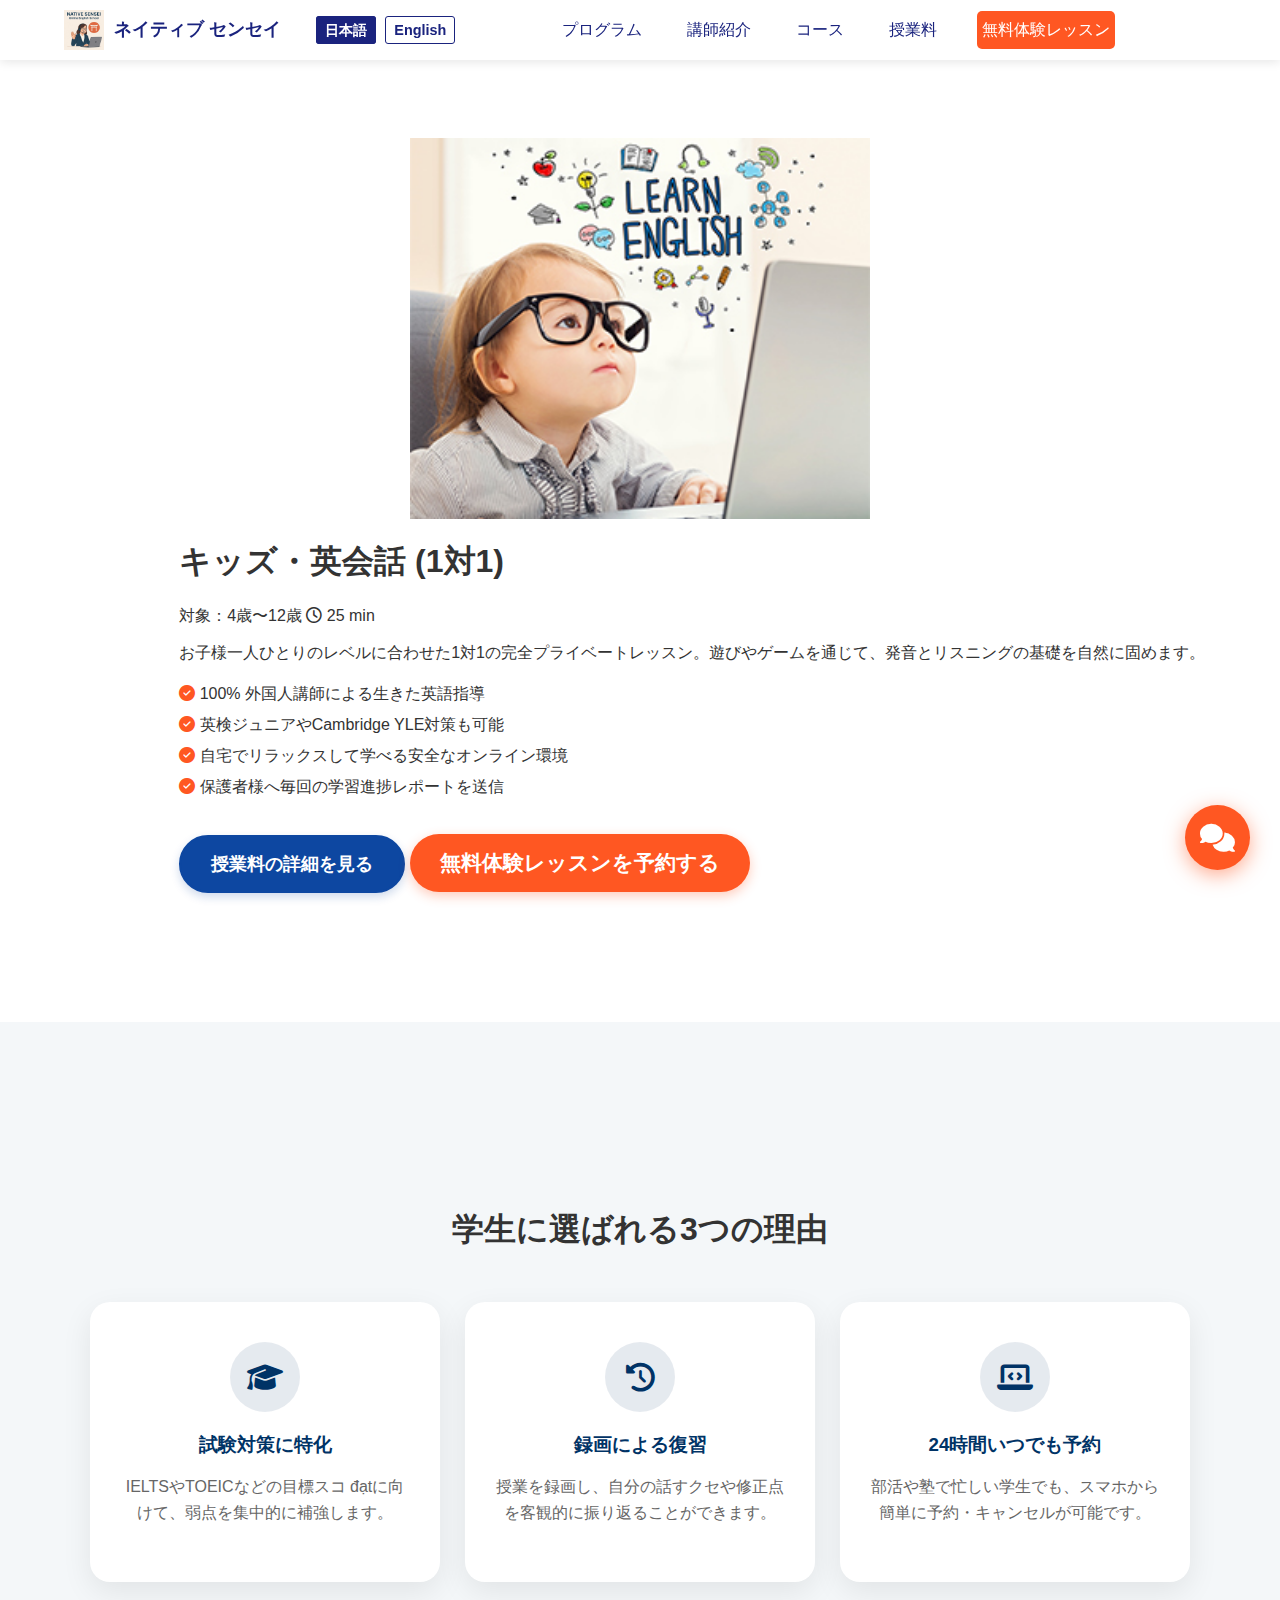
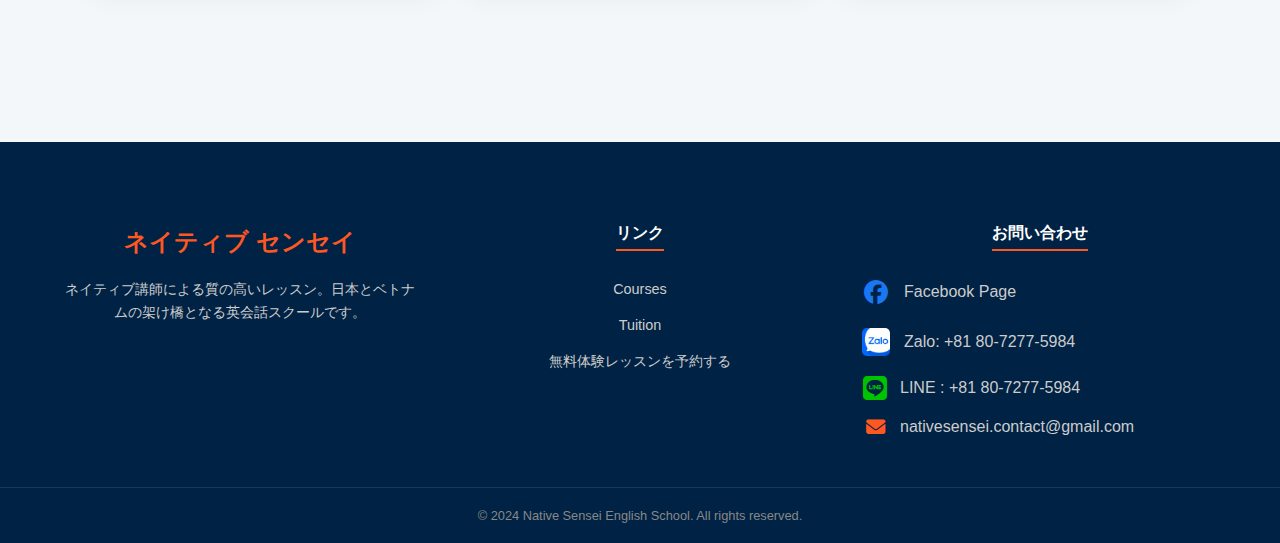
<file: pages/kids.html>
<!DOCTYPE html>
<html lang="ja"> 
<head>
    <meta charset="UTF-8">
    <meta name="viewport" content="width=device-width, initial-scale=1.0">
    <title data-ja="ネイティブ センセイ English School: コスパ最強のオンラインレッスン" data-en="Native Sensei English School: High-Quality Online Lessons">ネイティブ センセイ English School: コスパ最強のオンラインレッスン</title>
    <link rel="stylesheet" href="../css/global.css">
    <link rel="stylesheet" href="https://cdnjs.cloudflare.com/ajax/libs/font-awesome/6.4.0/css/all.min.css">
    <link rel="icon" type="image/jfif" href="../assets/Media.jfif">
    <link rel="apple-touch-icon" href="../assets/Media.jfif">
    <script src="../js/global.js"></script> 
</head>
<body>

    <header class="main-header">
        <div class="logo-container">
            <a href="/" class="home-link">
                <img src="../assets/Media.jfif" alt="Logo" class="logo-img">
                <div class="brand-text">
                    <span class="brand-name" data-ja="ネイティブ センセイ" data-en="NATIVE SENSEI">ネイティブ センセイ</span>
                </div>
            </a>
        </div>

        <div class="lang-switcher">
            <a href="#" class="lang-btn active" data-lang-code="ja" onclick="setLanguage('ja'); return false;">日本語</a>
            <a href="#" class="lang-btn" data-lang-code="en" onclick="setLanguage('en'); return false;">English</a>
        </div>

        <button class="mobile-toggle-btn" onclick="toggleMobileMenu()">
            <i class="fas fa-bars"></i>
        </button>

        <nav class="main-nav" id="mainNav">
            <a href="../index.html#program" data-ja="プログラム" data-en="Program">プログラム</a>
            <a href="../index.html#teachers" data-ja="講師紹介" data-en="Teachers">Teachers</a>
            <a href="#courses" class="course-btn-mobile" data-ja="コース" data-en="Courses">Courses</a>
            <div class="nav-dropdown">
                <a href="../index.html#courses" data-ja="コース" data-en="Courses" class="dropbtn">Courses <i class="fas fa-caret-down"></i></a>
                <div class="dropdown-content">
                    <a href="kids.html" data-ja="子供向け (1対1)" data-en="Kids (1-on-1)">Kids (1-on-1)</a>
                    <a href="students.html" data-ja="学生向け (1対1)" data-en="Students (1-on-1)">Students (1-on-1)</a>
                    <a href="business.html" data-ja="社会人向け (1対1)" data-en="Professionals (1-on-1)">Professionals (1-on-1)</a>
                
                </div>
            </div>
            <a href="../index.html#pricing" data-ja="授業料" data-en="Tuition Fees">授業料</a>
            <a href="contact.html" data-ja="無料体験レッスン" data-en="Book a Free Trial" class="nav-cta-btn">無料体験レッスン</a>
        </nav>
    </header>

   <section class="course-detail-hero">
        <div class="container">
            
                <div>
                    <img src="../assets/img_kids.jpg" alt="Kids Course" class="ai-generated-img">
                </div>
                <div class="courses-section-1">
                <div class="detail-content">
                    <h1 data-ja="キッズ・英会話 (1対1)" data-en="Kids English (1-on-1)">Kids English (1-on-1)</h1>
                    <div class="course-meta">
                        <span class="course-tag" data-ja="対象：4歳〜12歳" data-en="Ages 4-12">Ages 4-12</span>
                        <span class="duration-tag"><i class="far fa-clock"></i> 25 min</span>
                    </div>
                    
                    <div class="course-description">
                        <p data-ja="お子様一人ひとりのレベルに合わせた1対1の完全プライベートレッスン。遊びやゲームを通じて、発音とリスニングの基礎を自然に固めます。" 
                           data-en="1-on-1 private lessons tailored to your child's level. We build a solid foundation for pronunciation and listening naturally through games and interactive activities.">
                           1-on-1 private lessons tailored to your child's level.
                        </p>
                        
                        <ul class="benefit-list" style="list-style: none; padding: 0; margin-top: 20px;">
                            <li style="margin-bottom: 10px;"><i class="fas fa-check-circle" style="color: #ff5722;"></i> <span data-ja="100% 外国人講師による生きた英語指導" data-en="100% International teachers with native-level fluency">100% International teachers with native-level fluency</span></li>
                            <li style="margin-bottom: 10px;"><i class="fas fa-check-circle" style="color: #ff5722;"></i> <span data-ja="英検ジュニアやCambridge YLE対策も可能" data-en="Preparation for Cambridge YLE (Starters, Movers, Flyers)">Preparation for Cambridge YLE (Starters, Movers, Flyers)</span></li>
                            <li style="margin-bottom: 10px;"><i class="fas fa-check-circle" style="color: #ff5722;"></i> <span data-ja="自宅でリラックスして学べる安全なオンライン環境" data-en="Safe online environment for learning comfortably at home">Safe online environment for learning comfortably at home</span></li>
                            <li style="margin-bottom: 10px;"><i class="fas fa-check-circle" style="color: #ff5722;"></i> <span data-ja="保護者様へ毎回の学習進捗レポートを送信" data-en="Regular progress reports sent directly to parents">Regular progress reports sent directly to parents</span></li>
                        </ul>
                     </div>
                <div class="courses-btn">
                    <a href="../index.html#pricing"  class="secondary-cta-btn"  data-ja="授業料の詳細を見る"  data-en="View Tuition Fees"   style="background-color: #0d47a1; color: #ffffff; border: 2px solid #0d47a1; padding: 15px 30px; border-radius: 50px; text-decoration: none; font-weight: bold; display: inline-flex; align-items: center; box-shadow: 0 4px 10px rgba(13,71,161,0.2);">
                            <i class="fas fa-search-dollar" style="margin-right: 10px;"></i> Xem bảng học phí chi tiết
                    </a>
                    <a href="contact.html"    class="main-cta-btn"    data-ja="無料体験レッスンを予約する"    data-en="BOOK A FREE TRIAL"    style="background: #ff5722; color: white; padding: 15px 30px; border-radius: 50px; text-decoration: none; display: inline-block; margin-top: 20px; font-weight: bold; box-shadow: 0 4px 12px rgba(255,87,34,0.3);">   BOOK A FREE TRIAL
                    </a>
                    </div>
            </div>
            </div>
        </div>
    </section>

    <section class="course-features" style="background: #f4f7f9; padding: 80px 0;">
        <div class="container">
            <h2 style="text-align: center; margin-bottom: 50px; font-size: 2rem;" data-ja="学生に選ばれる3つの理由" data-en="3 Reasons Students Choose Us">3 Reasons Students Choose Us</h2>
            
            <div class="feature-grid" style="display: flex; gap: 25px; flex-wrap: wrap; justify-content: center;">
                
                <div class="feature-item" style="flex: 1; min-width: 300px; max-width: 350px; background: white; padding: 40px 30px; border-radius: 20px; box-shadow: 0 10px 30px rgba(0,0,0,0.08); text-align: center;">
                    <div style="background: rgba(0, 51, 102, 0.1); width: 70px; height: 70px; border-radius: 50%; display: flex; align-items: center; justify-content: center; margin: 0 auto 20px;">
                        <i class="fas fa-graduation-cap" style="font-size: 1.8rem; color: #003366;"></i>
                    </div>
                    <h3 style="color: #003366; margin-bottom: 15px;" data-ja="試験対策に特化" data-en="Exam Specialized">Exam Specialized</h3>
                    <p style="color: #666; line-height: 1.6;" data-ja="IELTSやTOEICなどの目標スコ đạtに向けて、弱点を集中的に補強します。" data-en="Intensive reinforcement of weaknesses to achieve target scores in IELTS, TOEIC, etc.">Intensive reinforcement of weaknesses to achieve target scores.</p>
                </div>

                <div class="feature-item" style="flex: 1; min-width: 300px; max-width: 350px; background: white; padding: 40px 30px; border-radius: 20px; box-shadow: 0 10px 30px rgba(0,0,0,0.08); text-align: center;">
                    <div style="background: rgba(0, 51, 102, 0.1); width: 70px; height: 70px; border-radius: 50%; display: flex; align-items: center; justify-content: center; margin: 0 auto 20px;">
                        <i class="fas fa-history" style="font-size: 1.8rem; color: #003366;"></i>
                    </div>
                    <h3 style="color: #003366; margin-bottom: 15px;" data-ja="録画による復習" data-en="Review via Recordings">Review via Recordings</h3>
                    <p style="color: #666; line-height: 1.6;" data-ja="授業を録画し、自分の話すクセや修正点を客観的に振り返ることができます。" data-en="Record lessons to objectively review your speaking habits and areas for improvement.">Record lessons to review speaking habits and improvements.</p>
                </div>

                <div class="feature-item" style="flex: 1; min-width: 300px; max-width: 350px; background: white; padding: 40px 30px; border-radius: 20px; box-shadow: 0 10px 30px rgba(0,0,0,0.08); text-align: center;">
                    <div style="background: rgba(0, 51, 102, 0.1); width: 70px; height: 70px; border-radius: 50%; display: flex; align-items: center; justify-content: center; margin: 0 auto 20px;">
                        <i class="fas fa-laptop-code" style="font-size: 1.8rem; color: #003366;"></i>
                    </div>
                    <h3 style="color: #003366; margin-bottom: 15px;" data-ja="24時間いつでも予約" data-en="24/7 Scheduling">24/7 Scheduling</h3>
                    <p style="color: #666; line-height: 1.6;" data-ja="部活や塾で忙しい学生でも、スマホから簡単に予約・キャンセルが可能です。" data-en="Easy booking and cancellation from your smartphone, even for busy students.">Easy booking from your smartphone, even for busy students.</p>
                </div>

            </div>
        </div>
    </section>

    </section>

     <footer class="main-footer" style="background: #002244; color: white; padding: 60px 0 20px; font-family: Arial, sans-serif;">
    <div class="container" style="display: flex; flex-wrap: wrap; justify-content: space-between; gap: 40px; max-width: 1200px; margin: 0 auto; padding: 0 20px;">
        
        <div style="flex: 1; min-width: 250px;">
            <h3 style="color: #ff5722; margin-bottom: 20px; font-size: 1.5rem;" data-ja="ネイティブ センセイ" data-en="NATIVE SENSEI">Native Sensei</h3>
            <p style="font-size: 0.9rem; line-height: 1.6; color: #ccc;" 
               data-ja="ネイティブ講師による質の高いレッスン。日本とベトナムの架け橋となる英会話スクールです。" 
               data-en="High-quality lessons with professional native teachers. Connecting Japan and Vietnam.">
               Trường ngoại ngữ kết nối Việt Nam - Nhật Bản. Đội ngũ giáo viên giàu kinh nghiệm, thấu hiểu nhu cầu học viên.
            </p>
        </div>

        <div style="flex: 1; min-width: 150px;">
            <h4 style="margin-bottom: 20px; border-bottom: 2px solid #ff5722; display: inline-block; padding-bottom: 5px; color: white;" data-ja="リンク" data-en="Quick Links">Liên kết</h4>
            <ul style="list-style: none; padding: 0; margin: 0; font-size: 0.9rem; line-height: 2.5;">
                <li><a href="../index.html#program" style="color: #ccc; text-decoration: none;">Courses</a></li>
                <li><a href="../index.html#pricing" style="color: #ccc; text-decoration: none;">Tuition</a></li>
                <li><a href="contact.html" data-ja="無料体験レッスンを予約する" data-en="Book a Free Trial Now"style="color: #ccc; text-decoration: none;">Book a Free Trial Now</a></li>
            </ul>
        </div>

        <div style="flex: 1; min-width: 280px;">
            <h4 style="margin-bottom: 20px; border-bottom: 2px solid #ff5722; display: inline-block; padding-bottom: 5px; color: white;" data-ja="お問い合わせ" data-en="Connect with Us">Kết nối</h4>
            
            <div style="display: flex; flex-direction: column; gap: 18px; margin-top: 5px;">
                
                <a href="https://www.facebook.com/profile.php?id=61583662568044" target="_blank" style="color: #ccc; text-decoration: none; display: flex; align-items: center;">
                    <div style="width: 32px; height: 32px; display: flex; align-items: center; justify-content: center;">
                    <i class="fab fa-facebook" style="color: #1877f2; font-size: 1.5rem;"></i>
                    </div>
                    <span style="margin-left: 12px;">Facebook Page</span>
                </a>

                <a href="https://zalo.me/818072775984" target="_blank" style="color: #ccc; text-decoration: none; display: flex; align-items: center;">
                    <div style="width: 32px; height: 32px; display: flex; align-items: center; justify-content: center;">
                    <img src="../assets/image_d7b43c.png" alt="Zalo" style="width: 28px; height: 28px; border-radius: 5px; object-fit: cover;">
                    </div>
                    <span style="margin-left: 12px;">Zalo: +81 80-7277-5984</span>
                </a>

                <a href="https://line.me/ti/p/hohuyhoang3737" target="_blank" style="color: #ccc; text-decoration: none; display: flex; align-items: center; transition: 0.3s;">
                    <div style="width: 30px; display: flex; justify-content: center;">
                        <i class="fab fa-line" style="color: #00c300; font-size: 1.5rem;"></i>
                    </div>
                    <span style="margin-left: 10px;">LINE : +81 80-7277-5984</span>
                </a>

                <a href="mailto:nativesensei.contact@gmail.com" style="color: #ccc; text-decoration: none; display: flex; align-items: center; transition: 0.3s;">
                    <div style="width: 30px; display: flex; justify-content: center;">
                        <i class="fas fa-envelope" style="color: #ff5722; font-size: 1.2rem;"></i>
                    </div>
                    <span style="margin-left: 10px;">nativesensei.contact@gmail.com</span>
                </a>
            </div>
        </div>
    </div>

    <div style="text-align: center; margin-top: 50px; padding: 20px 20px 0; border-top: 1px solid rgba(255,255,255,0.1); font-size: 0.8rem; color: #888;">
        <p style="margin: 0;">© 2024 Native Sensei English School. All rights reserved.</p>
    </div>
</footer>
    

<div id="contact-action-sheet" style="position: fixed; bottom: 30px; right: 30px; z-index: 99999; font-family: Arial, sans-serif;">
    
    <div id="options-sheet" style="display: none; position: absolute; bottom: 80px; right: 0; background: white; border-radius: 20px; box-shadow: 0 10px 40px rgba(0,0,0,0.2); width: 260px; overflow: hidden; border: 1px solid #eee; animation: slideUp 0.3s ease;">
        <div style="padding: 15px; background: #003366; color: white; text-align: center;">
            <strong style="display: block; font-size: 1rem;" data-ja="ネイティブ センセイ" data-en="Native Sensei">Native Sensei</strong>
            <span style="font-size: 0.8rem; opacity: 0.9;" data-ja="お問い合わせ" data-en="Contact Us">Liên hệ tư vấn trực tiếp</span>
        </div>
        
        <a href="https://m.me/61583662568044" target="_blank" style="display: flex; align-items: center; padding: 15px; color: #333; text-decoration: none; border-bottom: 1px solid #f5f5f5; transition: 0.3s;">
            <div style="width: 30px; display: flex; justify-content: center;">
                <i class="fab fa-facebook-messenger" style="color: #0084ff; font-size: 1.5rem;"></i>
            </div>
            <span style="font-weight: 500; margin-left: 10px;">Messenger</span>
        </a>

        <a href="https://zalo.me/818072775984" target="_blank" style="display: flex; align-items: center; padding: 15px; color: #333; text-decoration: none; border-bottom: 1px solid #f5f5f5; transition: 0.3s;">
            <div style="width: 30px; display: flex; justify-content: center;">
                <i class="fas fa-comment-dots" style="color: #0068ff; font-size: 1.4rem;"></i>
            </div>
            <span style="font-weight: 500; margin-left: 10px;">Zalo (+81)</span>
        </a>

        <a href="https://line.me/ti/p/hohuyhoang3737" target="_blank" style="display: flex; align-items: center; padding: 15px; color: #333; text-decoration: none; transition: 0.3s;">
            <div style="width: 30px; display: flex; justify-content: center;">
                <i class="fab fa-line" style="color: #00c300; font-size: 1.6rem;"></i>
            </div>
            <span style="font-weight: 500; margin-left: 10px;">LINE ID</span>
        </a>
    </div>

    <button onclick="toggleActionSheet()" id="main-contact-btn" style="background: #ff5722; color: white; border: none; width: 65px; height: 65px; border-radius: 50%; box-shadow: 0 5px 20px rgba(255,87,34,0.5); cursor: pointer; display: flex; align-items: center; justify-content: center; outline: none; transition: 0.3s;">
        <i id="contact-icon" class="fas fa-comments" style="font-size: 28px;"></i>
    </button>
</div>

<style>
    /* Hiệu ứng trượt bảng từ dưới lên */
    @keyframes slideUp {
        from { opacity: 0; transform: translateY(20px); }
        to { opacity: 1; transform: translateY(0); }
    }
    #options-sheet a:hover {
        background-color: #f8f9fa;
    }
</style>

<script>
function toggleActionSheet() {
    var sheet = document.getElementById('options-sheet');
    var icon = document.getElementById('contact-icon');
    var btn = document.getElementById('main-contact-btn');
    
    if (sheet.style.display === 'none' || sheet.style.display === '') {
        sheet.style.display = 'block';
        icon.className = 'fas fa-times'; // Chuyển thành dấu X khi mở
        btn.style.background = '#333';   // Chuyển màu nút sang xám/đen khi mở
    } else {
        sheet.style.display = 'none';
        icon.className = 'fas fa-comments'; // Quay lại icon cũ
        btn.style.background = '#ff5722';   // Quay lại màu cam
    }
}
</script>
</body>
</html>
</file>
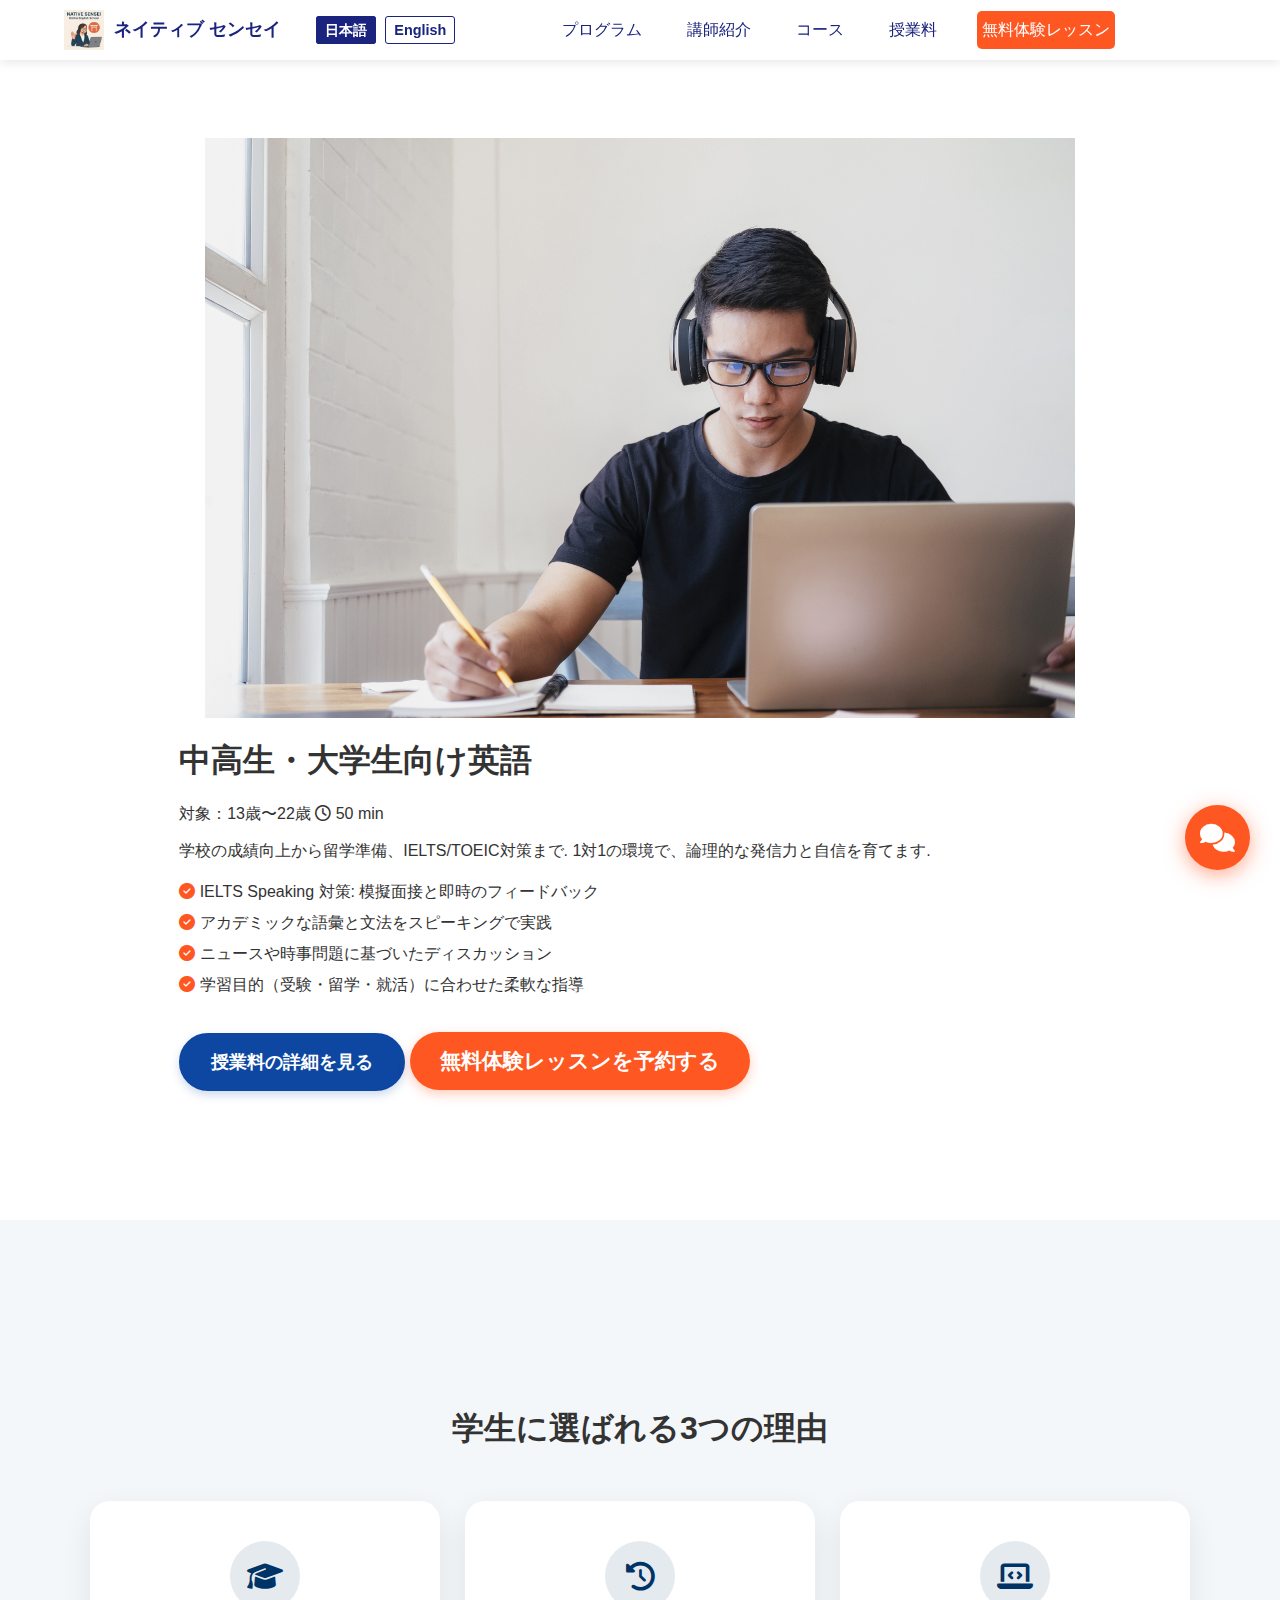
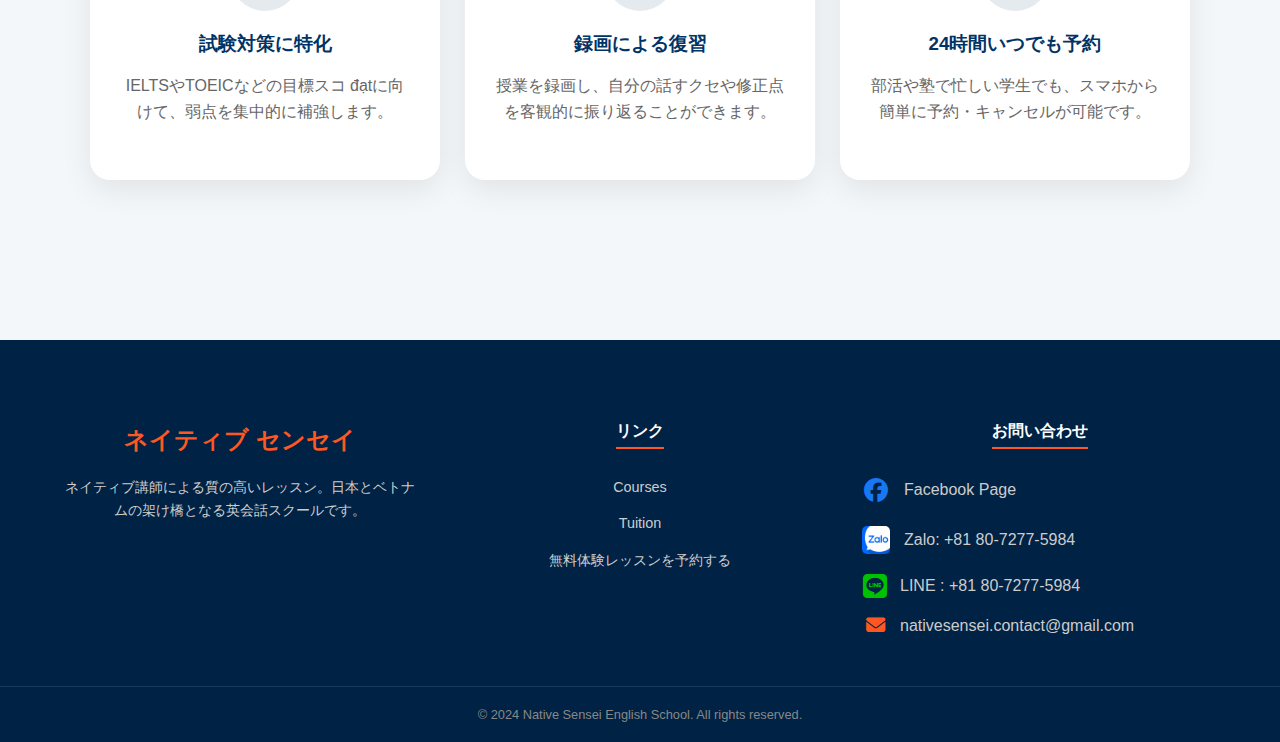
<file: pages/students.html>
<!DOCTYPE html>
<html lang="ja"> 
<head>
    <meta charset="UTF-8">
    <meta name="viewport" content="width=device-width, initial-scale=1.0">
    <title data-ja="ネイティブ センセイ English School: コスパ最強のオンラインレッスン" data-en="Native Sensei English School: High-Quality Online Lessons">ネイティブ センセイ English School: コスパ最強のオンラインレッスン</title>
    <link rel="stylesheet" href="../css/global.css">
    <link rel="stylesheet" href="https://cdnjs.cloudflare.com/ajax/libs/font-awesome/6.4.0/css/all.min.css">
    <link rel="icon" type="image/jfif" href="../assets/Media.jfif">
    <link rel="apple-touch-icon" href="../assets/Media.jfif">
    <script src="../js/global.js"></script> 
</head>
<body>

    <header class="main-header">
        <div class="logo-container">
            <a href="/" class="home-link">
                <img src="../assets/Media.jfif" alt="Logo" class="logo-img">
                <div class="brand-text">
                    <span class="brand-name" data-ja="ネイティブ センセイ" data-en="NATIVE SENSEI">ネイティブ センセイ</span>
                </div>
            </a>
        </div>

        <div class="lang-switcher">
            <a href="#" class="lang-btn active" data-lang-code="ja" onclick="setLanguage('ja'); return false;">日本語</a>
            <a href="#" class="lang-btn" data-lang-code="en" onclick="setLanguage('en'); return false;">English</a>
        </div>

        <button class="mobile-toggle-btn" onclick="toggleMobileMenu()">
            <i class="fas fa-bars"></i>
        </button>

        <nav class="main-nav" id="mainNav">
            <a href="../index.html#program" data-ja="プログラム" data-en="Program">プログラム</a>
            <a href="../index.html#teachers" data-ja="講師紹介" data-en="Teachers">Teachers</a>
            <a href="../index.html#courses" class="course-btn-mobile" data-ja="コース" data-en="Courses">Courses</a>
            <div class="nav-dropdown">
                <a href="../index.html#courses" data-ja="コース" data-en="Courses" class="dropbtn">Courses <i class="fas fa-caret-down"></i></a>
                <div class="dropdown-content">
                    <a href="kids.html" data-ja="子供向け (1対1)" data-en="Kids (1-on-1)">Kids (1-on-1)</a>
                    <a href="students.html" data-ja="学生向け (1対1)" data-en="Students (1-on-1)">Students (1-on-1)</a>
                    <a href="business.html" data-ja="社会人向け (1対1)" data-en="Professionals (1-on-1)">Professionals (1-on-1)</a>
                
                </div>
            </div>
            <a href="../index.html#pricing" data-ja="授業料" data-en="Tuition Fees">授業料</a>
            <a href="contact.html" data-ja="無料体験レッスン" data-en="Book a Free Trial" class="nav-cta-btn">無料体験レッスン</a>
        </nav>
    </header>

   <section class="course-detail-hero">
        <div class="container">
            
                <div>
                    <img src="../assets/img_students.jpg" alt="Students Course" class="ai-generated-img">
                </div>
                <div class="courses-section-1">
                <div class="detail-content">
                    <h1 data-ja="中高生・大学生向け英語" data-en="English for Students">English for Students (50 min)</h1>
                    <div class="course-meta">
                        <span class="course-tag" data-ja="対象：13歳〜22歳" data-en="Ages 13-22">Ages 13-22</span>
                        <span class="duration-tag"><i class="far fa-clock"></i> 50 min</span>
                    </div>
                    
                    <div class="course-description">
                        <p data-ja="学校の成績向上から留学準備、IELTS/TOEIC対策まで. 1対1の環境で、論理的な発信力と自信を育てます." 
                           data-en="From improving school grades to study abroad prep and IELTS/TOEIC. In a 1-on-1 setting, we build logical communication skills and confidence.">
                           From improving school grades to study abroad prep and IELTS/TOEIC.
                        </p>
                        
                        <ul class="benefit-list" style="list-style: none; padding: 0; margin-top: 20px;">
                            <li style="margin-bottom: 10px;">
                                <i class="fas fa-check-circle" style="color: #ff5722;"></i> 
                                <span data-ja="IELTS Speaking 対策: 模擬面接と即時のフィードバック" data-en="IELTS Speaking: Mock interviews and instant feedback">IELTS Speaking: Mock interviews and instant feedback</span>
                            </li>
                            <li style="margin-bottom: 10px;">
                                <i class="fas fa-check-circle" style="color: #ff5722;"></i> 
                                <span data-ja="アカデミックな語彙と文法をスピーキングで実践" data-en="Practical use of academic vocabulary and grammar">Practical use of academic vocabulary and grammar</span>
                            </li>
                            <li style="margin-bottom: 10px;">
                                <i class="fas fa-check-circle" style="color: #ff5722;"></i> 
                                <span data-ja="ニュースや時事問題に基づいたディスカッション" data-en="Discussions based on news and current events">Discussions based on news and current events</span>
                            </li>
                            <li style="margin-bottom: 10px;">
                                <i class="fas fa-check-circle" style="color: #ff5722;"></i> 
                                <span data-ja="学習目的（受験・留学・就活）に合わせた柔軟な指導" data-en="Flexible coaching tailored to exams, studying abroad, or job hunting">Flexible coaching tailored to exams or studying abroad</span>
                            </li>
                        </ul>
                     </div>
                    <div class="courses-btn">
                    <a href="../index.html#pricing"  class="secondary-cta-btn"  data-ja="授業料の詳細を見る"  data-en="View Tuition Fees"   style="background-color: #0d47a1; color: #ffffff; border: 2px solid #0d47a1; padding: 15px 30px; border-radius: 50px; text-decoration: none; font-weight: bold; display: inline-flex; align-items: center; box-shadow: 0 4px 10px rgba(13,71,161,0.2);">
                            <i class="fas fa-search-dollar" style="margin-right: 10px;"></i> Xem bảng học phí chi tiết
                    </a>
                    <a href="contact.html"    class="main-cta-btn"    data-ja="無料体験レッスンを予約する"    data-en="BOOK A FREE TRIAL"    style="background: #ff5722; color: white; padding: 15px 30px; border-radius: 50px; text-decoration: none; display: inline-block; margin-top: 20px; font-weight: bold; box-shadow: 0 4px 12px rgba(255,87,34,0.3);">   BOOK A FREE TRIAL
                    </a>
                    </div>
            </div>
            </div>
        </div>
    </section>

    <section class="course-features" style="background: #f4f7f9; padding: 80px 0;">
        <div class="container">
            <h2 style="text-align: center; margin-bottom: 50px; font-size: 2rem;" data-ja="学生に選ばれる3つの理由" data-en="3 Reasons Students Choose Us">3 Reasons Students Choose Us</h2>
            
            <div class="feature-grid" style="display: flex; gap: 25px; flex-wrap: wrap; justify-content: center;">
                
                <div class="feature-item" style="flex: 1; min-width: 300px; max-width: 350px; background: white; padding: 40px 30px; border-radius: 20px; box-shadow: 0 10px 30px rgba(0,0,0,0.08); text-align: center;">
                    <div style="background: rgba(0, 51, 102, 0.1); width: 70px; height: 70px; border-radius: 50%; display: flex; align-items: center; justify-content: center; margin: 0 auto 20px;">
                        <i class="fas fa-graduation-cap" style="font-size: 1.8rem; color: #003366;"></i>
                    </div>
                    <h3 style="color: #003366; margin-bottom: 15px;" data-ja="試験対策に特化" data-en="Exam Specialized">Exam Specialized</h3>
                    <p style="color: #666; line-height: 1.6;" data-ja="IELTSやTOEICなどの目標スコ đạtに向けて、弱点を集中的に補強します。" data-en="Intensive reinforcement of weaknesses to achieve target scores in IELTS, TOEIC, etc.">Intensive reinforcement of weaknesses to achieve target scores.</p>
                </div>

                <div class="feature-item" style="flex: 1; min-width: 300px; max-width: 350px; background: white; padding: 40px 30px; border-radius: 20px; box-shadow: 0 10px 30px rgba(0,0,0,0.08); text-align: center;">
                    <div style="background: rgba(0, 51, 102, 0.1); width: 70px; height: 70px; border-radius: 50%; display: flex; align-items: center; justify-content: center; margin: 0 auto 20px;">
                        <i class="fas fa-history" style="font-size: 1.8rem; color: #003366;"></i>
                    </div>
                    <h3 style="color: #003366; margin-bottom: 15px;" data-ja="録画による復習" data-en="Review via Recordings">Review via Recordings</h3>
                    <p style="color: #666; line-height: 1.6;" data-ja="授業を録画し、自分の話すクセや修正点を客観的に振り返ることができます。" data-en="Record lessons to objectively review your speaking habits and areas for improvement.">Record lessons to review speaking habits and improvements.</p>
                </div>

                <div class="feature-item" style="flex: 1; min-width: 300px; max-width: 350px; background: white; padding: 40px 30px; border-radius: 20px; box-shadow: 0 10px 30px rgba(0,0,0,0.08); text-align: center;">
                    <div style="background: rgba(0, 51, 102, 0.1); width: 70px; height: 70px; border-radius: 50%; display: flex; align-items: center; justify-content: center; margin: 0 auto 20px;">
                        <i class="fas fa-laptop-code" style="font-size: 1.8rem; color: #003366;"></i>
                    </div>
                    <h3 style="color: #003366; margin-bottom: 15px;" data-ja="24時間いつでも予約" data-en="24/7 Scheduling">24/7 Scheduling</h3>
                    <p style="color: #666; line-height: 1.6;" data-ja="部活や塾で忙しい学生でも、スマホから簡単に予約・キャンセルが可能です。" data-en="Easy booking and cancellation from your smartphone, even for busy students.">Easy booking from your smartphone, even for busy students.</p>
                </div>

            </div>
        </div>
    </section>

    </section>

     <footer class="main-footer" style="background: #002244; color: white; padding: 60px 0 20px; font-family: Arial, sans-serif;">
    <div class="container" style="display: flex; flex-wrap: wrap; justify-content: space-between; gap: 40px; max-width: 1200px; margin: 0 auto; padding: 0 20px;">
        
        <div style="flex: 1; min-width: 250px;">
            <h3 style="color: #ff5722; margin-bottom: 20px; font-size: 1.5rem;" data-ja="ネイティブ センセイ" data-en="NATIVE SENSEI">Native Sensei</h3>
            <p style="font-size: 0.9rem; line-height: 1.6; color: #ccc;" 
               data-ja="ネイティブ講師による質の高いレッスン。日本とベトナムの架け橋となる英会話スクールです。" 
               data-en="High-quality lessons with professional native teachers. Connecting Japan and Vietnam.">
               Trường ngoại ngữ kết nối Việt Nam - Nhật Bản. Đội ngũ giáo viên giàu kinh nghiệm, thấu hiểu nhu cầu học viên.
            </p>
        </div>

        <div style="flex: 1; min-width: 150px;">
            <h4 style="margin-bottom: 20px; border-bottom: 2px solid #ff5722; display: inline-block; padding-bottom: 5px; color: white;" data-ja="リンク" data-en="Quick Links">Liên kết</h4>
            <ul style="list-style: none; padding: 0; margin: 0; font-size: 0.9rem; line-height: 2.5;">
                <li><a href="../index.html#program" style="color: #ccc; text-decoration: none;">Courses</a></li>
                <li><a href="../index.html#pricing" style="color: #ccc; text-decoration: none;">Tuition</a></li>
                <li><a href="contact.html" data-ja="無料体験レッスンを予約する" data-en="Book a Free Trial Now"style="color: #ccc; text-decoration: none;">Book a Free Trial Now</a></li>
            </ul>
        </div>

        <div style="flex: 1; min-width: 280px;">
            <h4 style="margin-bottom: 20px; border-bottom: 2px solid #ff5722; display: inline-block; padding-bottom: 5px; color: white;" data-ja="お問い合わせ" data-en="Connect with Us">Kết nối</h4>
            
            <div style="display: flex; flex-direction: column; gap: 18px; margin-top: 5px;">
                
                <a href="https://www.facebook.com/profile.php?id=61583662568044" target="_blank" style="color: #ccc; text-decoration: none; display: flex; align-items: center;">
                    <div style="width: 32px; height: 32px; display: flex; align-items: center; justify-content: center;">
                    <i class="fab fa-facebook" style="color: #1877f2; font-size: 1.5rem;"></i>
                    </div>
                    <span style="margin-left: 12px;">Facebook Page</span>
                </a>

                <a href="https://zalo.me/818072775984" target="_blank" style="color: #ccc; text-decoration: none; display: flex; align-items: center;">
                    <div style="width: 32px; height: 32px; display: flex; align-items: center; justify-content: center;">
                    <img src="../assets/image_d7b43c.png" alt="Zalo" style="width: 28px; height: 28px; border-radius: 5px; object-fit: cover;">
                    </div>
                    <span style="margin-left: 12px;">Zalo: +81 80-7277-5984</span>
                </a>

                <a href="https://line.me/ti/p/hohuyhoang3737" target="_blank" style="color: #ccc; text-decoration: none; display: flex; align-items: center; transition: 0.3s;">
                    <div style="width: 30px; display: flex; justify-content: center;">
                        <i class="fab fa-line" style="color: #00c300; font-size: 1.5rem;"></i>
                    </div>
                    <span style="margin-left: 10px;">LINE : +81 80-7277-5984</span>
                </a>

                <a href="mailto:nativesensei.contact@gmail.com" style="color: #ccc; text-decoration: none; display: flex; align-items: center; transition: 0.3s;">
                    <div style="width: 30px; display: flex; justify-content: center;">
                        <i class="fas fa-envelope" style="color: #ff5722; font-size: 1.2rem;"></i>
                    </div>
                    <span style="margin-left: 10px;">nativesensei.contact@gmail.com</span>
                </a>
            </div>
        </div>
    </div>

    <div style="text-align: center; margin-top: 50px; padding: 20px 20px 0; border-top: 1px solid rgba(255,255,255,0.1); font-size: 0.8rem; color: #888;">
        <p style="margin: 0;">© 2024 Native Sensei English School. All rights reserved.</p>
    </div>
</footer>
    

<div id="contact-action-sheet" style="position: fixed; bottom: 30px; right: 30px; z-index: 99999; font-family: Arial, sans-serif;">
    
    <div id="options-sheet" style="display: none; position: absolute; bottom: 80px; right: 0; background: white; border-radius: 20px; box-shadow: 0 10px 40px rgba(0,0,0,0.2); width: 260px; overflow: hidden; border: 1px solid #eee; animation: slideUp 0.3s ease;">
        <div style="padding: 15px; background: #003366; color: white; text-align: center;">
            <strong style="display: block; font-size: 1rem;" data-ja="ネイティブ センセイ" data-en="Native Sensei">Native Sensei</strong>
            <span style="font-size: 0.8rem; opacity: 0.9;" data-ja="お問い合わせ" data-en="Contact Us">Liên hệ tư vấn trực tiếp</span>
        </div>
        
        <a href="https://m.me/61583662568044" target="_blank" style="display: flex; align-items: center; padding: 15px; color: #333; text-decoration: none; border-bottom: 1px solid #f5f5f5; transition: 0.3s;">
            <div style="width: 30px; display: flex; justify-content: center;">
                <i class="fab fa-facebook-messenger" style="color: #0084ff; font-size: 1.5rem;"></i>
            </div>
            <span style="font-weight: 500; margin-left: 10px;">Messenger</span>
        </a>

        <a href="https://zalo.me/818072775984" target="_blank" style="display: flex; align-items: center; padding: 15px; color: #333; text-decoration: none; border-bottom: 1px solid #f5f5f5; transition: 0.3s;">
            <div style="width: 30px; display: flex; justify-content: center;">
                <i class="fas fa-comment-dots" style="color: #0068ff; font-size: 1.4rem;"></i>
            </div>
            <span style="font-weight: 500; margin-left: 10px;">Zalo (+81)</span>
        </a>

        <a href="https://line.me/ti/p/hohuyhoang3737" target="_blank" style="display: flex; align-items: center; padding: 15px; color: #333; text-decoration: none; transition: 0.3s;">
            <div style="width: 30px; display: flex; justify-content: center;">
                <i class="fab fa-line" style="color: #00c300; font-size: 1.6rem;"></i>
            </div>
            <span style="font-weight: 500; margin-left: 10px;">LINE ID</span>
        </a>
    </div>

    <button onclick="toggleActionSheet()" id="main-contact-btn" style="background: #ff5722; color: white; border: none; width: 65px; height: 65px; border-radius: 50%; box-shadow: 0 5px 20px rgba(255,87,34,0.5); cursor: pointer; display: flex; align-items: center; justify-content: center; outline: none; transition: 0.3s;">
        <i id="contact-icon" class="fas fa-comments" style="font-size: 28px;"></i>
    </button>
</div>

<style>
    /* Hiệu ứng trượt bảng từ dưới lên */
    @keyframes slideUp {
        from { opacity: 0; transform: translateY(20px); }
        to { opacity: 1; transform: translateY(0); }
    }
    #options-sheet a:hover {
        background-color: #f8f9fa;
    }
</style>

<script>
function toggleActionSheet() {
    var sheet = document.getElementById('options-sheet');
    var icon = document.getElementById('contact-icon');
    var btn = document.getElementById('main-contact-btn');
    
    if (sheet.style.display === 'none' || sheet.style.display === '') {
        sheet.style.display = 'block';
        icon.className = 'fas fa-times'; // Chuyển thành dấu X khi mở
        btn.style.background = '#333';   // Chuyển màu nút sang xám/đen khi mở
    } else {
        sheet.style.display = 'none';
        icon.className = 'fas fa-comments'; // Quay lại icon cũ
        btn.style.background = '#ff5722';   // Quay lại màu cam
    }
}
</script>
</body>
</html>
</file>
<file: css/global.css>
/* Thiết lập cơ bản */
:root {
    --primary-color: #1a237e; /* Xanh Navy đậm */
    --secondary-color: #ff5722; /* Cam đất/Terracotta */
    --text-color: #333;
    --light-bg: #f5f5f5;
    --cta-bg: #ff5722;
    --cta-hover: #e64a19;
}

/* THÊM BOX SIZING ĐỂ ĐẢM BẢO LAYOUT FLEXBOX/GRID HOẠT ĐỘNG CHÍNH XÁC */
*,
*::before,
*::after {
    box-sizing: border-box; 
}

body {
    font-family: 'Arial', sans-serif;
    margin: 0;
    padding: 0;
    color: var(--text-color);
    background-color: white;
}

a {
    text-decoration: none;
    color: var(--primary-color);
}

/* 1. HEADER & NAVIGATION */
.main-header {
    display: flex;
    justify-content: space-between;
    align-items: center;
    padding: 10px 5%;
    background-color: white;
    box-shadow: 0 2px 10px rgba(0,0,0,0.1);
    position: fixed;
    top: 0;
    left: 0;
    width: 100%;
    z-index: 1000;
    overflow: visible; /* Quan trọng để hiện menu con */
}

.logo-container {
    display: flex;
    align-items: center;
    flex-shrink: 0; 
}

.home-link {
    display: flex;
    align-items: center;
    text-decoration: none;
    transition: opacity 0.3s;
}

.home-link:hover {
    opacity: 0.8; 
}

.logo-img {
    width: 40px; 
    height: 40px;
    margin-right: 10px;
}

.brand-text {
    display: flex;
    flex-direction: column; 
    line-height: 1.1;
}

.brand-name {
    font-size: 1.1rem; 
    font-weight: 700;
    color: var(--primary-color);
}

.sub-brand {
    font-size: 0.8rem;
    font-weight: 500;
    color: var(--primary-color);
}

.main-nav {
    display: flex;
    align-items: center;
    gap: 15px;
    flex-grow: 1;
    justify-content: center;
}

.main-nav a {
    margin: 0 10px; 
    font-size: 1rem; 
    font-weight: 500;
    white-space: nowrap; 
    display: flex;
    align-items: center;
    height: 38px; 
    padding: 0 5px; 
}

.nav-cta-btn {
    background-color: var(--secondary-color);
    color: white !important;
    padding: 8px 15px; 
    border-radius: 5px;
    transition: background-color 0.3s;
    margin-left: 10px; 
}

.nav-cta-btn:hover {
    background-color: #e64a19;
}

.lang-switcher {
    margin-left: 30px; 
    flex-shrink: 0; 
}

.lang-btn {
    border: 1px solid var(--primary-color);
    padding: 5px 8px;
    margin-left: 5px;
    border-radius: 3px;
    font-size: 0.9rem;
    font-weight: bold;
    color: var(--primary-color) !important;
    cursor: pointer;
}

.lang-btn.active {
    background-color: var(--primary-color);
    color: white !important;
}

/* =======================================
   NAV DROPDOWN STYLES (Phần Course) - FIX
   ======================================= */
.nav-dropdown {
    position: relative;
    display: inline-block;
}

.dropbtn {
    display: flex;
    align-items: center;
    padding: 0 5px;
}
.dropbtn i {
    margin-left: 5px;
    font-size: 0.8rem;
}

.dropdown-content {
    display: none; /* Mặc định ẩn */
    position: absolute;
    top: 100%; /* Hiện ngay dưới nút cha */
    left: 0;
    background-color: white;
    min-width: 220px;
    box-shadow: 0 8px 16px rgba(0,0,0,0.15);
    border-radius: 8px;
    border-top: 3px solid var(--secondary-color);
    padding: 10px 0;
    z-index: 1100;
}

@media (min-width: 769px) {
    .nav-dropdown:hover .dropdown-content {
        display: block;
    }
}

/* Hiển thị khi Click (dành cho Mobile/JS) */
.nav-dropdown.is-open .dropdown-content {
    display: block;
}

.dropdown-content a {
    color: var(--text-color) !important;
    padding: 12px 20px !important;
    display: block !important;
    font-size: 0.9rem !important;
    transition: background 0.2s;
}

.dropdown-content a:hover {
    background-color: var(--light-bg);
    color: var(--primary-color) !important;
}

/* Chỉnh sửa link bên trong dropdown-content (ghi đè nav a) */
.dropdown-content a {
    color: var(--text-color) !important;
    padding: 12px 16px !important; /* Quan trọng để ghi đè padding 0 5px của nav a */
    text-decoration: none;
    display: block;
    font-size: 0.95rem;
    height: auto;
    transition: background-color 0.1s;
    margin: 0 !important; /* Quan trọng để ghi đè margin 0 10px của nav a */
    font-weight: 500;
}

.dropdown-content a:hover {
    background-color: var(--light-bg);
    color: var(--primary-color) !important;
}

/* Hiển thị dropdown khi hover */
.nav-dropdown:hover .dropdown-content {
    display: block;
}
/* ======================================= */


/* 2. HERO SECTION */
.hero-section {
    display: flex;
    align-items: center;
    padding: 80px 5%;
    background-color: var(--light-bg);
    min-height: 70vh;
}

.hero-content {
    flex: 1;
    max-width: 55%;
}

.hero-image-placeholder {
    flex: 1;
    display: flex;
    justify-content: center;
    align-items: center;
}

.main-hero-img {
    width: 100%;
    max-width: 450px;
    height: auto;
    border-radius: 10px;
    box-shadow: 0 10px 20px rgba(0, 0, 0, 0.1);
}

.hero-title {
    font-size: 2.8rem;
    color: var(--primary-color);
    margin-bottom: 20px;
    line-height: 1.3;
}

.hero-slogan {
    font-size: 1.5rem;
    color: var(--secondary-color);
    margin-bottom: 30px;
    font-weight: normal;
}

.hero-benefits {
    font-size: 1.1rem;
    margin-bottom: 40px;
}

.main-cta-btn {
    display: inline-block;
    background-color: var(--cta-bg);
    color: white;
    font-size: 1.3rem;
    font-weight: bold;
    padding: 15px 30px;
    border-radius: 8px;
    transition: background-color 0.3s, transform 0.2s;
    text-transform: uppercase;
    margin-bottom: 50px;
}

.main-cta-btn:hover {
    background-color: var(--cta-hover);
    transform: translateY(-2px);
}

.cta-note {
    margin-top: 10px;
    font-size: 0.9rem;
    color: #666;
}

/* 2. PROBLEM SECTION */
.problem-section {
    padding: 60px 5%;
    text-align: center;
}

.problem-section h2 {
    font-size: 2rem;
    color: var(--primary-color);
    margin-bottom: 40px;
}

.problem-list {
    display: flex; 
    justify-content: center;
    flex-wrap: wrap; 
    gap: 25px; 
    margin-bottom: 30px;
    max-width: 1000px; 
    margin-left: auto;
    margin-right: auto;
}

.problem-item {
    background-color: #fff9f9; 
    border: 1px solid #ffcccb; 
    border-radius: 10px;
    padding: 25px;
    width: calc(50% - 12.5px); 
    box-shadow: 0 4px 10px rgba(255, 87, 34, 0.1); 
    font-size: 1.1rem;
    font-weight: 500;
    color: var(--text-color); 
    text-align: center;
    line-height: 1.6;
}

.icon-problem {
    color: var(--secondary-color); 
    font-size: 2rem; 
    margin-bottom: 15px;
    display: block; 
    width: 100%;
}

.problem-item p {
    font-size: 1rem;
    font-weight: bold; 
    color: var(--primary-color); 
}

.problem-transition {
    font-size: 1.3rem;
    color: var(--secondary-color);
    margin-top: 40px;
    font-weight: bold;
}

/* 3. SOLUTION SECTION */
.solution-section {
    padding: 80px 5%;
    background-color: var(--light-bg); 
    text-align: center;
}

.solution-grid {
    display: flex;
    justify-content: space-between;
    gap: 30px;
    margin-top: 50px;
    margin-bottom: 50px;
}

.solution-item {
    flex: 1;
    text-align: center;
    padding: 30px 20px;
    background-color: white; 
    border-radius: 12px;
    border: 1px solid var(--light-bg); 
    box-shadow: 0 10px 25px rgba(0, 0, 0, 0.1); 
    transition: transform 0.3s;
}

.solution-item:hover {
    transform: translateY(-8px); 
    box-shadow: 0 15px 30px rgba(0, 0, 0, 0.2);
}

.solution-item h3 {
    font-size: 1.4rem;
    color: var(--primary-color); 
    margin-bottom: 15px;
    font-weight: 700;
}

.icon-solution {
    color: var(--secondary-color); 
    font-size: 1.6rem;
    margin-right: 10px;
}

.solution-item p {
    font-size: 1rem;
    color: var(--text-color);
    line-height: 1.7; 
}

.secondary-cta-btn {
    display: inline-block;
    background-color: var(--primary-color);
    color: white;
    font-size: 1.1rem;
    padding: 12px 25px;
    border-radius: 8px;
    transition: background-color 0.3s;
    text-transform: uppercase;
    font-weight: bold;
}

.secondary-cta-btn:hover {
    background-color: #0d1259; 
}


/* PHẦN 4: GIÁO TRÌNH */
.program-section {
    padding: 80px 5%;
    text-align: center;
    background-color: white; 
}

.program-section h2 {
    font-size: 2rem;
    color: var(--primary-color);
    margin-bottom: 50px;
}

.steps-grid {
    display: flex;
    justify-content: center;
    gap: 40px;
    margin-bottom: 50px;
}

.step-item {
    flex: 1;
    max-width: 300px;
    text-align: center;
    position: relative;
    padding: 20px;
    background-color: var(--light-bg); 
    border-radius: 10px;
    box-shadow: 0 4px 15px rgba(0, 0, 0, 0.05);
}

.step-number {
    width: 40px;
    height: 40px;
    background-color: var(--secondary-color);
    color: white;
    font-size: 1.5rem;
    font-weight: bold;
    border-radius: 50%;
    display: flex;
    justify-content: center;
    align-items: center;
    margin: 0 auto 20px auto;
}

.step-item h3 {
    color: var(--primary-color);
    font-size: 1.2rem;
    margin-bottom: 10px;
}

.step-item p {
    font-size: 1rem;
    color: var(--text-color);
    line-height: 1.6;
}

.step-icon {
    color: var(--secondary-color);
    font-size: 2.5rem;
    margin-top: 15px;
}


/* PHẦN 5: GIỚI THIỆU GIÁO VIÊN (CONCEPT 5: SINGLE CARD WITH EMBEDDED VIDEO) */
.teachers-section {
    padding: 80px 5%;
    background-color: white; 
    text-align: center;
}

.teachers-section h2 {
    font-size: 2rem;
    color: var(--primary-color);
    margin-bottom: 50px;
}

/* KHUNG NỔI CHÍNH (SINGLE CARD) */
.teacher-combined-card {
    max-width: 800px; 
    margin: 0 auto 50px auto;
    background-color: var(--light-bg); 
    padding: 30px;
    border-radius: 12px;
    box-shadow: 0 10px 30px rgba(0, 0, 0, 0.1); 
    text-align: center;
}

.teacher-card-header {
    display: flex;
    align-items: center;
    justify-content: center; 
    gap: 20px;
    margin-bottom: 25px;
    border-bottom: 2px solid rgba(0, 0, 0, 0.05);
    padding-bottom: 20px;
}

.teacher-photo-small {
    width: 100px; 
    height: 100px;
    border-radius: 50%;
    object-fit: cover;
    border: 3px solid var(--secondary-color);
    flex-shrink: 0;
}

.teacher-header-text {
    text-align: left;
}

.teacher-header-text h3 {
    font-size: 1.8rem;
    color: var(--primary-color);
    margin: 0;
}

.teacher-headline-full {
    color: var(--secondary-color);
    font-weight: 600;
    font-size: 1rem;
    margin: 5px 0 0 0;
}

.teacher-card-body {
    text-align: left;
}

.teacher-bio-full {
    font-size: 1rem;
    line-height: 1.7;
    color: var(--text-color);
    margin-bottom: 30px;
}

.teacher-video-embed-in-card {
    margin-bottom: 30px;
    text-align: center;
}
.teacher-video-embed-in-card h4 {
    font-size: 1.2rem;
    color: var(--primary-color);
    margin-top: 0;
    margin-bottom: 10px;
    font-weight: 600;
}

.video-responsive {
    position: relative;
    padding-bottom: 56.25%; 
    height: 0;
    overflow: hidden;
    border-radius: 8px;
    box-shadow: 0 4px 10px rgba(0, 0, 0, 0.2);
}

.video-responsive iframe {
    position: absolute;
    top: 0;
    left: 0;
    width: 100%;
    height: 100%;
}

.main-cta-btn.is-contact-in-card {
    display: inline-flex;
    margin-top: 15px;
    background-color: var(--primary-color);
    font-size: 1.1rem;
    padding: 12px 25px;
}
.main-cta-btn.is-contact-in-card:hover {
    background-color: #0d1259;
}


/* --- BANNER TUYỂN DỤNG --- */
.recruitment-banner {
    max-width: 800px; 
    margin: 40px auto;
    display: flex;
    justify-content: space-between;
    align-items: center;
    background-color: #fff9f9; 
    border: 1px solid #ffcccb;
    padding: 20px 40px;
    border-radius: 10px;
    box-shadow: 0 4px 10px rgba(255, 87, 34, 0.1);
    text-align: left;
}

.recruitment-text h3 {
    color: var(--secondary-color);
    margin-top: 0;
    font-size: 1.4rem;
    margin-bottom: 5px;
}
.recruitment-text p {
    font-size: 0.95rem;
    color: #666;
    margin: 0;
}

.is-recruiting-cta {
    flex-shrink: 0;
    background-color: var(--secondary-color);
}
.ai-generated-img {
    display: block;       /* Biến ảnh thành khối để dùng được margin auto */
    margin-left: auto;    /* Căn giữa bên trái */
    margin-right: auto;   /* Căn giữa bên phải */
    margin-top: 5%;
    /* margin-bottom: 5%; */
    min-width: 40%;       /* Độ rộng tối thiểu là 40% của phần tử cha */
    height: auto;         /* Giữ đúng tỉ lệ khung hình của ảnh */
    max-width: 100%;

}
/* PHẦN 6: CÁC KHÓA HỌC CHÍNH (Đã được thêm vào index.html ở bước trước) */
/* .courses-section  {
    padding: 80px 5%;
    text-align: center;
    background-color: var(--light-bg); 
} */
 .courses-section-1 { 
    /* padding: 80px 5%; */
    margin-left: 10%;
    text-align: left;
 }
 .course-features {
    /* margin-top: 30px; */
    padding: 20px 2%;
    /* margin-bottom: 30px; */
 }
 .container {
    text-align: center;
    padding: 80px 5%;
    /* margin-left: 50px; */
    /* margin-top: 30px;
    margin-bottom: 30px; */
 }

.courses-section h2 {
    font-size: 2rem;
    color: var(--primary-color);
    margin-bottom: 50px;
}

.course-grid {
    display: flex;
    justify-content: center;
    flex-wrap: wrap;
    gap: 30px;
    margin-bottom: 60px;
    max-width: 1200px;
    margin-left: auto;
    margin-right: auto;
}

/* --- PHẦN KHÓA HỌC (ĐÃ CẬP NHẬT) --- */
.course-card {
    background-color: white;
    border-radius: 12px;
    padding: 30px;
    width: calc(25% - 22.5px); 
    min-width: 250px;
    box-shadow: 0 6px 15px rgba(0, 0, 0, 0.1);
    text-align: center;
    border-top: 5px solid var(--primary-color);
    
    /* Hiệu ứng mượt mà khi di chuột */
    transition: transform 0.3s ease, box-shadow 0.3s ease;
    cursor: pointer; /* Hiện bàn tay để khách biết có thể nhấn vào cả hộp */
}

.course-card:hover {
    transform: translateY(-10px); /* Nổi lên cao hơn một chút (-10px thay vì -5px) */
    box-shadow: 0 15px 30px rgba(0, 0, 0, 0.15);
}

.course-icon {
    font-size: 2.5rem;
    color: var(--secondary-color);
    margin-bottom: 15px;
}

.course-card h3 {
    content: attr(data-en);
    white-space: pre-wrap;
    font-size: 1.3rem;
    color: var(--primary-color);
    margin-top: 0;
    margin-bottom: 15px;
}

.course-card p {
    font-size: 0.95rem;
    line-height: 1.6;
    color: var(--text-color);
    min-height: 80px; 
}

/* Định dạng nút Learn More */
.course-cta {
    display: inline-block;
    margin-top: 15px;
    padding: 10px 20px;
    border: 2px solid var(--secondary-color);
    color: var(--secondary-color);
    border-radius: 5px;
    font-weight: bold;
    transition: all 0.3s;
    text-decoration: none;
}

/* Hiệu ứng khi di chuột vào CARD thì NÚT tự đổi màu */
.course-card:hover .course-cta {
    background-color: var(--secondary-color);
    color: white;
}


/* 4. FOOTER */
.main-footer {
    background-color: var(--primary-color);
    color: white;
    padding: 40px 5%;
    text-align: center;
}

.footer-content {
    display: flex;
    justify-content: space-around;
    align-items: flex-start;
    margin-bottom: 20px;
}

.social-links {
    display: flex;
    flex-direction: column;
    align-items: center;
}

.social-links h4 {
    margin-top: 0;
    margin-bottom: 15px;
    font-size: 1.2rem;
}

.social-icon {
    color: white;
    margin-bottom: 8px;
    transition: color 0.3s;
}

.social-icon:hover {
    color: var(--secondary-color);
}

.social-icon i {
    margin-right: 8px;
}

.policy-link {
    color: rgba(255, 255, 255, 0.7); 
    font-size: 0.9rem;
    margin-top: 10px;
}

.policy-link:hover {
    color: var(--secondary-color);
}

.copyright {
    margin-top: 20px;
    font-size: 0.8rem;
    border-top: 1px solid rgba(255, 255, 255, 0.1);
    padding-top: 15px;
}


/* Media Queries cho màn hình nhỏ hơn */
@media (max-width: 992px) {
    .solution-grid {
        flex-direction: column;
        gap: 20px;
    }
    .steps-grid {
        flex-direction: column;
        max-width: 500px;
        margin-left: auto;
        margin-right: auto;
    }
    .step-item {
        max-width: 100%;
        margin-bottom: 20px;
    }
    /* PHẦN 6: COURSES (2 cột trên tablet) */
    .course-card {
        width: calc(50% - 15px); 
        min-width: 45%;
    }
}

/* Ẩn nút Hamburger trên Desktop */
.mobile-toggle-btn {
    display: none !important;
}
.course-btn-mobile {
    display: none !important;
}

@media (max-width: 768px) {
    /* --- 1. THU NHỎ CHỮ & CĂN CHỈNH CHUNG --- */
    body { 
        padding-top: 70px !important; 
        overflow-x: hidden !important; 
    }
    
    .hero-title { font-size: 1.5rem !important; line-height: 1.3 !important; }
    .hero-slogan { font-size: 1.1rem !important; }
    h2 { font-size: 1rem !important; margin-bottom: 10px !important; }

    /* --- 2. HEADER: LOGO - LANG - HAMBURGER --- */
    .main-header {
        display: flex !important;
        justify-content: space-between !important;
        align-items: center !important;
        height: 60px !important;
        padding: 0 15px !important;
    }

    .logo-container { flex: 1; justify-content: flex-start !important; }
    .logo-img { width: 30px !important; height: 30px !important; }
    .brand-name { font-size: 0.85rem !important; }
    .sub-brand { display: none !important; }

    /* Giữ lang-switcher ở giữa trên mobile */
    .lang-switcher {
        flex: 1;
        display: flex !important;
        justify-content: center !important;
        margin: 0 !important;
    }
    .lang-btn { padding: 4px 6px !important; font-size: 0.7rem !important; }

    .mobile-toggle-btn {
        display: block !important;
        flex: 1;
        text-align: right;
        background: none;
        border: none;
        font-size: 1.4rem;
        color: var(--primary-color);
    }

    /* --- 3. MENU HAMBURGER CĂN GIỮA --- */
    .main-nav {
        display: none !important;
        position: absolute;
        top: 60px;
        left: 0;
        width: 100%;
        background: white;
        flex-direction: column !important;
        padding: 20px 0 !important;
        box-shadow: 0 10px 20px rgba(0,0,0,0.1);
        z-index: 1000;
        text-align: center !important;
    }
    .main-nav.active { display: flex !important; }
    .main-nav a {
        width: 100% !important;
        padding: 12px 0 !important;
        border-bottom: 1px solid #f5f5f5;
        justify-content: center !important;
    }

    /* --- 4. ÉP TOÀN BỘ NỘI DUNG VỀ 1 CỘT (FIX LỖI 2 CỘT) --- */
    .hero-section, 
    .problem-list, 
    .solution-grid, 
    .steps-grid, 
    .course-grid,
    .footer-content {
        display: flex !important;
        flex-direction: column !important; /* Ép về 1 cột dọc */
        align-items: center !important;
        width: 100% !important;
        gap: 20px !important;
        padding: 20px 5% !important;
    }

    /* Đảm bảo mỗi item chiếm 100% chiều ngang */
    .problem-item, 
    .solution-item, 
    .step-item, 
    .course-card {
        width: 100% !important;
        max-width: 100% !important;
        margin: 0 !important;
        min-height: auto !important;
    }

    /* Thu nhỏ ảnh Hero trên mobile */
    .hero-image-placeholder { order: -1; margin-bottom: 20px; }
    .main-hero-img { max-width: 80% !important; }

    /* Bảng học phí: cho phép cuộn ngang để không vỡ khung */
    .pricing-table-wrapper {
        width: 100% !important;
        overflow-x: auto !important;
    }
    .pricing-table { min-width: 500px; }
    .hero-content {
        flex: 1;
        max-width: 90%;
        text-align: center !important; 
    }
    .main-cta-btn {
        font-size: 0.9rem;
        text-align: center !important; 
        /* padding: 20px 20px; */
        margin-left: 10px;
        margin-right: 10px;
        margin-bottom: 15px;
    }
    .cta-note {
        margin-top: 10px;
        font-size: 0.8rem;
        text-align: center;
    }
    .recruitment-banner {
        flex-direction: column !important; /* Đổi từ ngang sang dọc */
        text-align: center !important;     /* Căn giữa chữ */
        padding: 20px !important;          /* Thu nhỏ padding cho đỡ chiếm diện tích */
        gap: 20px !important;              /* Tạo khoảng cách giữa chữ và nút */
        width: 100% !important;
        max-width: 100% !important;
    }

    .recruitment-text {
        width: 100% !important;
    }

    .recruitment-text h3 {
        font-size: 1.2rem !important;      /* Thu nhỏ tiêu đề banner */
    }

    .is-recruiting-cta {
        width: 100% !important;            /* Nút bấm giãn ra hết chiều ngang cho dễ chạm */
        justify-content: center !important;
    }
    .nav-dropdown  {
        display: none
    }

    /* Tăng độ ưu tiên cho các mục menu chính */
    .main-nav a {
        display: flex !important;
        align-items: center;
        justify-content: center;
    }
    .problem-section {
        padding: 15px;
        text-align: center;
    }

    .problem-section h2 {
        font-size: 0.5rem;
        color: var(--primary-color);
        margin-bottom: 25px;
        margin-top: 25px;
    }
    .problem-transition {
        font-size: 1rem;
        color: var(--secondary-color);
        margin-top: 10px;
        font-weight: bold;
        padding: 10px 10px;
    }
    .problem-item {
        background-color: #fff9f9; 
        border: 1px solid #ffcccb; 
        border-radius: 10px;
        padding: 10px;
        width: calc(50% - 12.5px); 
        box-shadow: 0 4px 10px rgba(255, 87, 34, 0.1); 
        font-size: 1.1rem;
        font-weight: 500;
        color: var(--text-color); 
        text-align: center;
        line-height: 1.6;
    }

    .icon-problem {
        color: var(--secondary-color); 
        font-size: 2rem; 
        margin-bottom: 10px;
        display: block; 
        width: 100%;
    }

    .problem-item p {
        font-size: 1rem;
        font-weight: bold; 
        color: var(--primary-color); 
    }
    .solution-section {
        padding: 25px;
        background-color: var(--light-bg); 
        text-align: center;
    }
    .solution-grid {
        display: flex;
        justify-content: space-between;
        gap: 30px;
        margin-top: 10px;
        margin-bottom: 10px;
        font-size: 1rem;
    }
    .solution-item {
        flex: 1;
        text-align: center;
        padding: 10px 10px;
        font-size: 1rem;
        background-color: white; 
        border-radius: 8px;
        border: 1px solid var(--light-bg); 
        box-shadow: 0 10px 25px rgba(0, 0, 0, 0.1); 
        transition: transform 0.3s;
    }
    .teachers-section {
        padding: 20px;
        background-color: white; 
        text-align: center;
    }

    .teachers-section h2 {
        font-size: 1.5rem;
        color: var(--primary-color);
        margin-bottom: 30px;
    }
    .courses-section {
        padding: 20px;
        text-align: center;
        background-color: var(--light-bg); 
    }
    .container {
        margin-top: -80px;
        margin-bottom: -80px;
        text-align: center;
    }

    .courses-section h2 {
        font-size: 2rem;
        color: var(--primary-color);
        margin-bottom: 50px;
    }
    .course-grid {
        margin-bottom: 10px;
    }
    .steps-grid {
        display: flex;
        justify-content: center;
        gap: 20px;
        margin-bottom: 20px;
    }
    .program-section {
        margin-bottom: -80px;
    }
    .program-section h2 {
        font-size: 1rem;
        color: var(--primary-color);
        margin-bottom: 50px;
    }
    .courses-section-1 { 
        padding: 20px 5%;
        margin-left: 0%;
        margin-top: auto;
        margin-bottom: 0px;
        padding-bottom: 20px;
        text-align: left !important;
        /* align-items: center; */
        /* justify-content: left; */
        /* justify-items: center; */
    }
    .courses-btn {
        display: flex !important;
        flex-direction: column !important; /* Ép 2 thẻ a xếp thành 1 cột dọc */
        align-items: center !important;    /* Căn giữa 2 thẻ a theo chiều ngang */
        justify-content: center !important; /* Căn giữa theo chiều dọc nếu có height */
        gap: 10px !important;              /* Khoảng cách giữa thẻ trên và thẻ dưới */
        width: 100% !important;
    }
    .ai-generated-img {
        margin-top: 60px;
        margin-bottom: auto;
        /* margin-bottom: 5%; */
        min-width: 40%;       /* Độ rộng tối thiểu là 40% của phần tử cha */
        height: auto;         /* Giữ đúng tỉ lệ khung hình của ảnh */
        max-width: 100%;
        padding: auto;
    }
    /* .feature-item{
        margin-top: 200px;
    }
    .secondary-cta-btn {
        margin-top: 200px;
    } */
    .course-features {
        /* margin-top: 30px; */
        margin-top: 70px;
        /* margin-bottom: 30px; */
    }
    .container h2 {
        font-size: 1.2em !important;
        margin-bottom: 30px !important;
    }
    .course-features-kids {
        /* margin-top: 30px; */
        margin-top: 10px;
        /* margin-bottom: 30px; */
    }
    .container {
        padding: 20px;
    }
    .detail-content h1 {
        text-align: center;
        font-size: 1.5em; 
    }
}
</file>
<file: styles.css>

</file>
